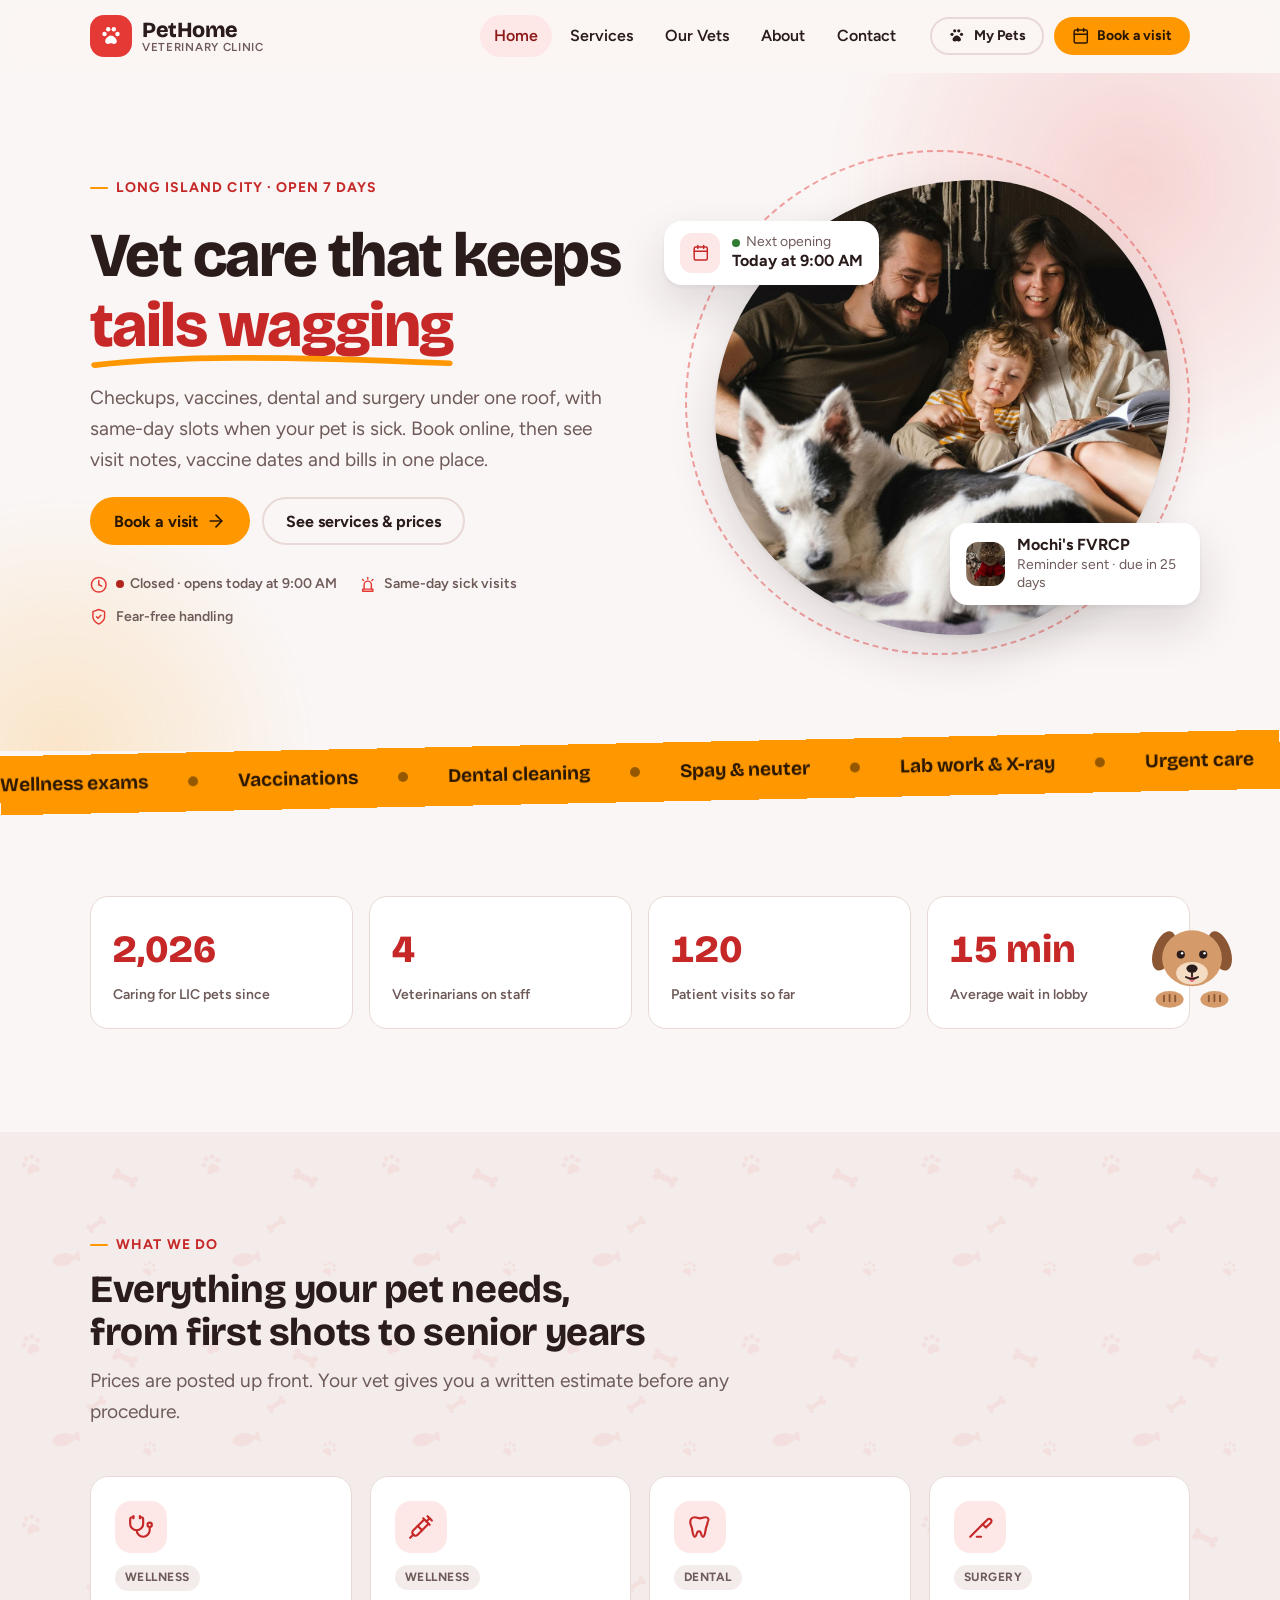
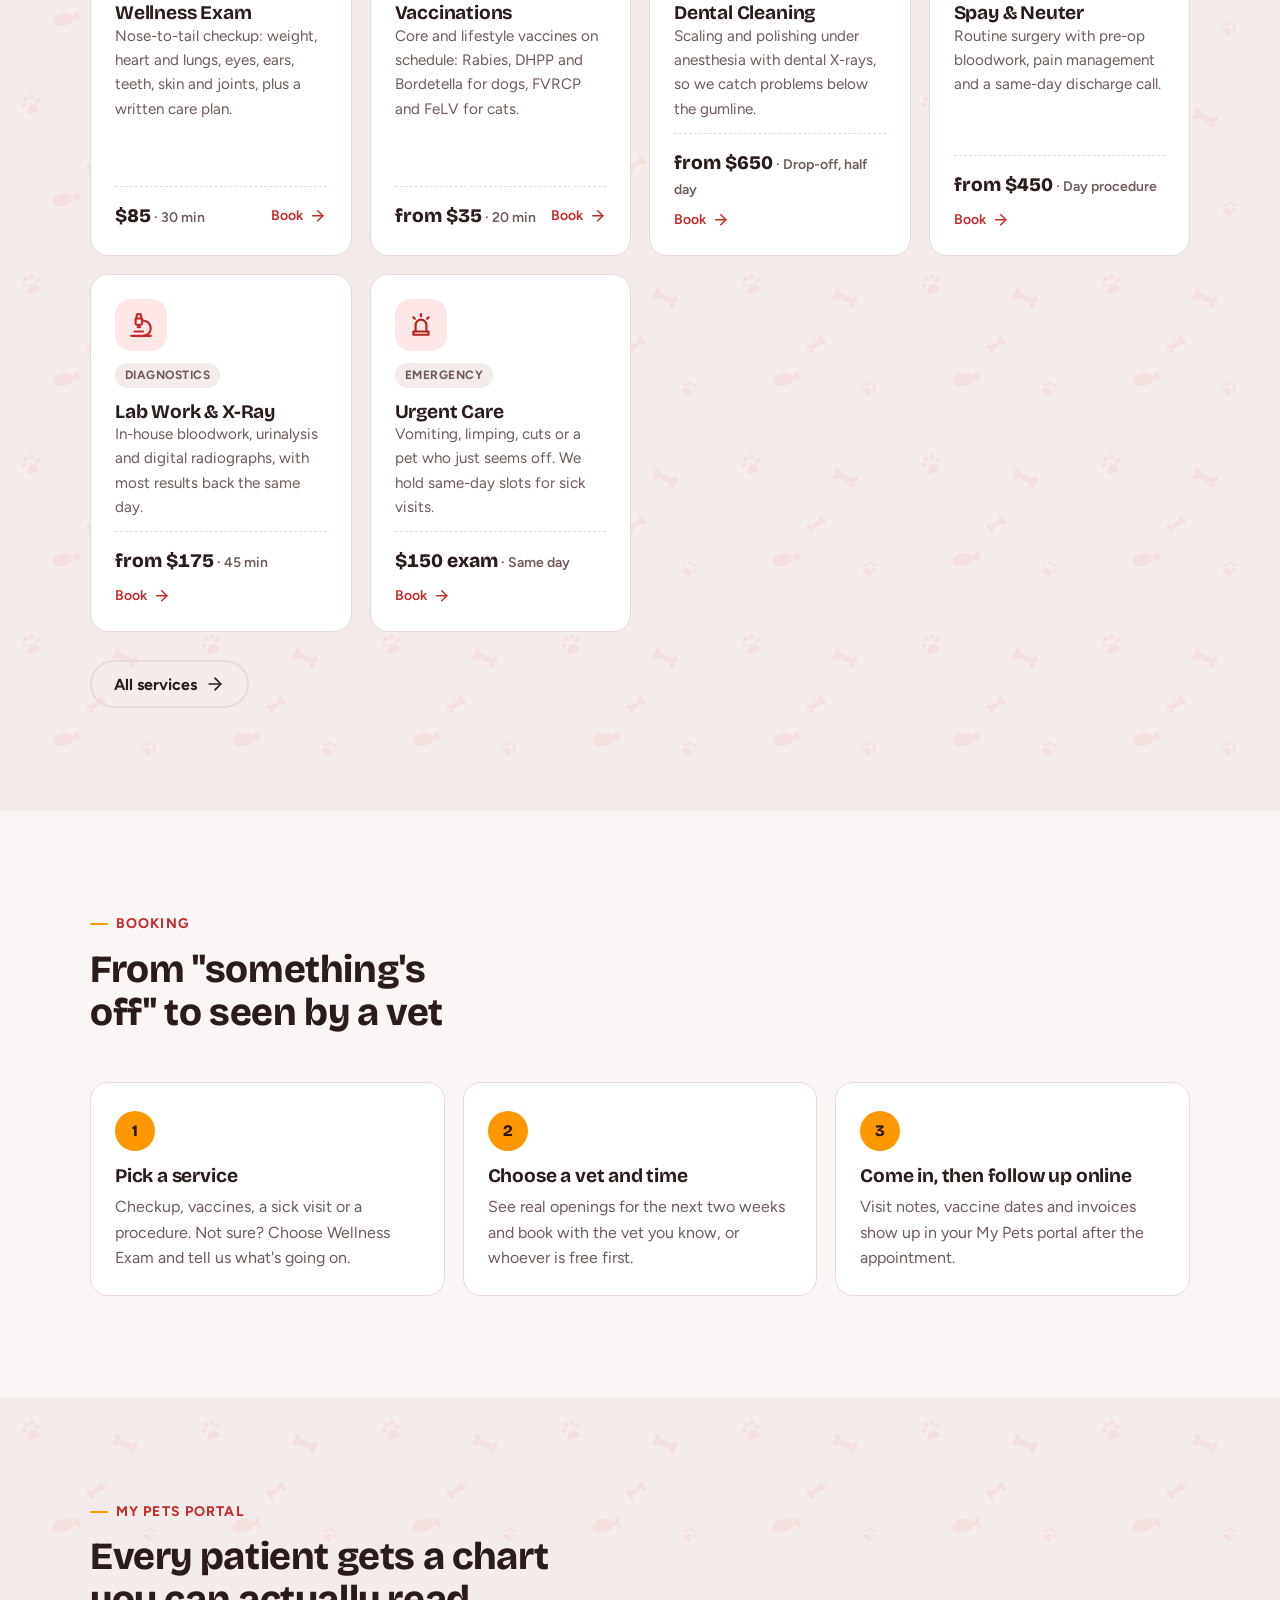
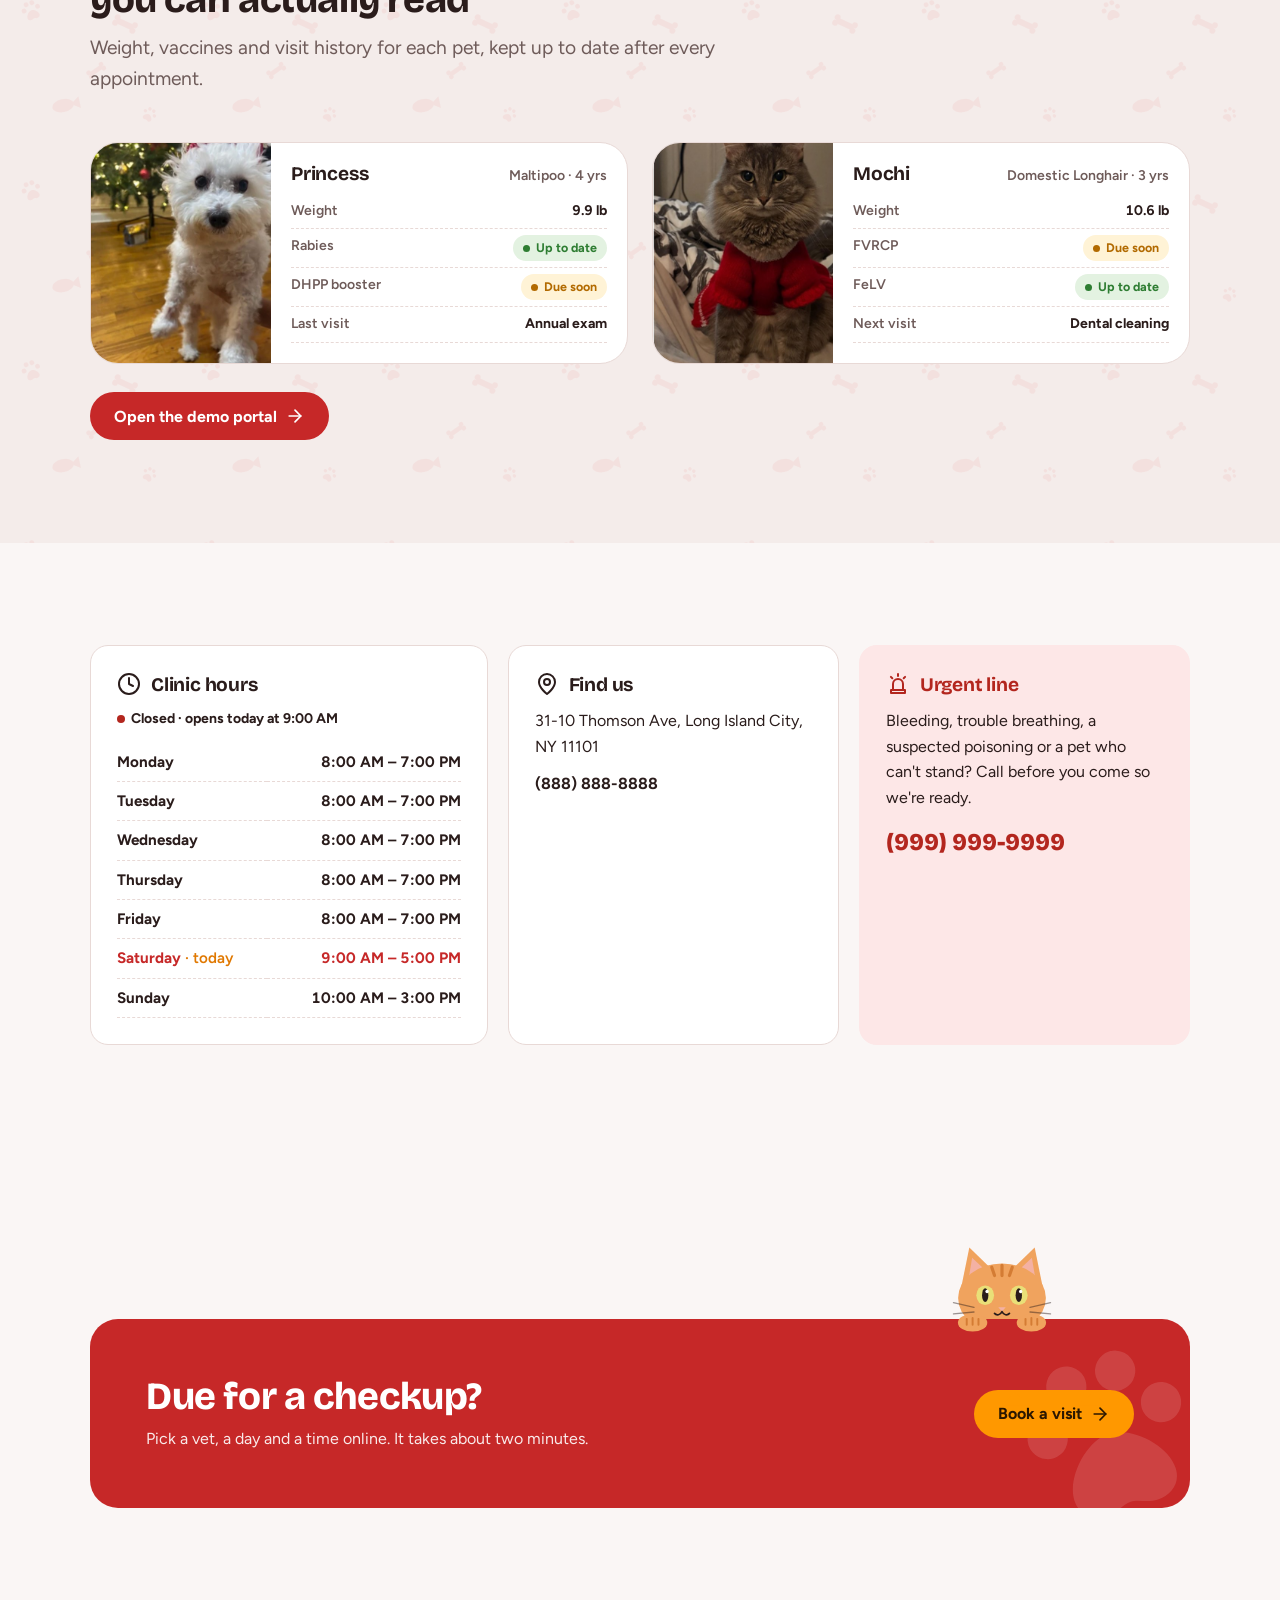
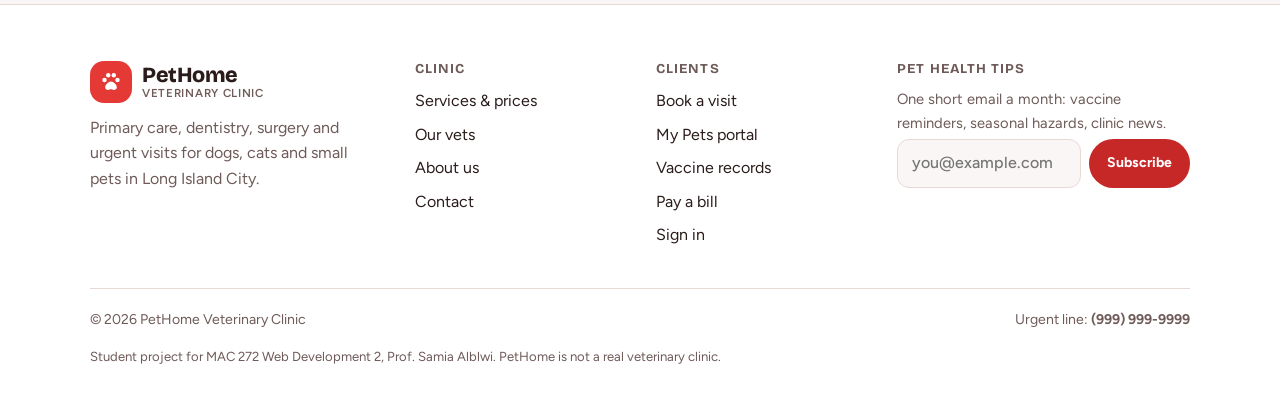
<file: index.html>
<!DOCTYPE html>
<html lang="en">
<head>
    <meta charset="UTF-8">
    <meta name="viewport" content="width=device-width, initial-scale=1.0, viewport-fit=cover">
    <title>PetHome Veterinary Clinic</title>
    <meta name="description" content="Neighborhood vet clinic in Long Island City: wellness exams, vaccines, dental, surgery and same-day sick visits. Book online.">
    <link rel="preconnect" href="https://fonts.googleapis.com">
    <link rel="preconnect" href="https://fonts.gstatic.com" crossorigin>
    <link rel="stylesheet" href="https://fonts.googleapis.com/css2?family=Bricolage+Grotesque:opsz,wght@12..96,400..800&family=Figtree:wght@400..800&display=swap">
    <link rel="stylesheet" href="css/styles.css">
    <script>try{if(sessionStorage.getItem('pethome-wipe')){sessionStorage.removeItem('pethome-wipe');if(!matchMedia('(prefers-reduced-motion: reduce)').matches)document.documentElement.classList.add('wipe-in')}}catch(e){}</script>
    <script src="js/data.js" defer></script>
    <script src="js/effects.js" defer></script>
    <script src="js/main.js" defer></script>
</head>
<body data-page="home">
    <a class="sr-only" href="#main">Skip to content</a>
    <header class="site-header">
        <div class="container nav-wrap">
            <a href="index.html" class="logo" aria-label="PetHome Veterinary Clinic, home">
                <span class="logo-mark"><svg class="icon" viewBox="0 0 24 24" aria-hidden="true"><circle cx="5.5" cy="10" r="2.2"/><circle cx="9.2" cy="5.2" r="2.2"/><circle cx="14.8" cy="5.2" r="2.2"/><circle cx="18.5" cy="10" r="2.2"/><path d="M12 11.5c-2.6 0-5.8 3.2-5.8 5.8 0 1.8 1.4 2.7 2.9 2.7 1.3 0 1.9-.7 2.9-.7s1.6.7 2.9.7c1.5 0 2.9-.9 2.9-2.7 0-2.6-3.2-5.8-5.8-5.8Z"/></svg></span>
                <span class="logo-text"><strong>PetHome</strong><small>Veterinary Clinic</small></span>
            </a>
            <nav id="site-nav" class="site-nav" aria-label="Main">
                <ul>
                    <li><a href="index.html" data-nav="home">Home</a></li>
                    <li><a href="services.html" data-nav="services">Services</a></li>
                    <li><a href="team.html" data-nav="team">Our Vets</a></li>
                    <li><a href="about.html" data-nav="about">About</a></li>
                    <li><a href="contact.html" data-nav="contact">Contact</a></li>
                    <li class="nav-mobile-only"><a href="portal.html" data-nav="portal">My Pets</a></li>
                </ul>
            </nav>
            <div class="nav-actions">
                <a class="btn btn--ghost btn--sm" href="portal.html" data-nav="portal"><span data-icon="paw"></span>My Pets</a>
                <a class="btn btn--orange btn--sm btn--pet" href="book.html" aria-label="Book a visit"><span data-icon="calendar"></span><span>Book a visit</span></a>
                <button class="nav-toggle" type="button" aria-expanded="false" aria-controls="site-nav"><span class="sr-only">Open menu</span></button>
            </div>
        </div>
    </header>

    <main id="main">
        <section class="hero">
            <div class="container hero-grid">
                <div class="hero-copy">
                    <span class="eyebrow rise rise-1">Long Island City · Open 7 days</span>
                    <h1 class="rise rise-2">Vet care that keeps <em>tails wagging<svg viewBox="0 0 300 20" preserveAspectRatio="none" aria-hidden="true"><path d="M4 14 C 70 4, 150 4, 296 12"/></svg></em></h1>
                    <p class="lead rise rise-3">Checkups, vaccines, dental and surgery under one roof, with same-day slots when your pet is sick. Book online, then see visit notes, vaccine dates and bills in one place.</p>
                    <div class="hero-actions rise rise-4">
                        <a class="btn btn--orange btn--pet" href="book.html">Book a visit <span data-icon="arrow" class="icon--arrow"></span></a>
                        <a class="btn btn--ghost" href="services.html">See services &amp; prices</a>
                    </div>
                    <ul class="hero-facts rise rise-5">
                        <li><span data-icon="clock"></span><span data-open-now>Open today</span></li>
                        <li><span data-icon="siren"></span>Same-day sick visits</li>
                        <li><span data-icon="shield"></span>Fear-free handling</li>
                    </ul>
                </div>
                <div class="hero-visual rise rise-3">
                    <div class="hero-ring" aria-hidden="true"></div>
                    <div class="hero-photo"><img src="img/hero.jpg" alt="A family relaxing on the bed with their black-and-white dog" width="1920" height="1280"></div>
                    <div class="float-card float-card--slot">
                        <span class="badge-icon"><span data-icon="calendar"></span></span>
                        <div><span><span class="live-dot"></span>Next opening</span><strong data-next-slot>Today</strong></div>
                    </div>
                    <div class="float-card float-card--vax">
                        <img src="img/cat.jpg" alt="">
                        <div><strong>Mochi's FVRCP</strong><span>Reminder sent · due in 25 days</span></div>
                    </div>
                </div>
            </div>
        </section>

        <div class="marquee" aria-hidden="true">
            <div class="marquee-track">
                <span>Wellness exams</span><span>Vaccinations</span><span>Dental cleaning</span><span>Spay &amp; neuter</span><span>Lab work &amp; X-ray</span><span>Urgent care</span><span>Microchipping</span><span>Senior pet care</span>
                <span>Wellness exams</span><span>Vaccinations</span><span>Dental cleaning</span><span>Spay &amp; neuter</span><span>Lab work &amp; X-ray</span><span>Urgent care</span><span>Microchipping</span><span>Senior pet care</span>
            </div>
        </div>

        <section class="section">
            <div class="container">
                <div class="stats">
                    <div class="stat"><strong data-count="2026">2026</strong><span>Caring for LIC pets since</span></div>
                    <div class="stat"><strong data-count="4">4</strong><span>Veterinarians on staff</span></div>
                    <div class="stat"><strong data-count="120">120</strong><span>Patient visits so far</span></div>
                    <div class="stat"><strong data-count="15" data-suffix=" min">15 min</strong><span>Average wait in lobby</span></div>
                </div>
            </div>
        </section>

        <section class="section section--tint">
            <div class="container">
                <div class="section-head">
                    <span class="eyebrow">What we do</span>
                    <h2>Everything your pet needs, from first shots to senior years</h2>
                    <p>Prices are posted up front. Your vet gives you a written estimate before any procedure.</p>
                </div>
                <div class="service-grid" id="home-services"></div>
                <p style="margin-top:28px"><a class="btn btn--ghost" href="services.html">All services <span data-icon="arrow" class="icon--arrow"></span></a></p>
            </div>
        </section>

        <section class="section">
            <div class="container">
                <div class="section-head">
                    <span class="eyebrow">Booking</span>
                    <h2>From "something's off" to seen by a vet</h2>
                </div>
                <ol class="steps">
                    <li><h3>Pick a service</h3><p>Checkup, vaccines, a sick visit or a procedure. Not sure? Choose Wellness Exam and tell us what's going on.</p></li>
                    <li><h3>Choose a vet and time</h3><p>See real openings for the next two weeks and book with the vet you know, or whoever is free first.</p></li>
                    <li><h3>Come in, then follow up online</h3><p>Visit notes, vaccine dates and invoices show up in your My Pets portal after the appointment.</p></li>
                </ol>
            </div>
        </section>

        <section class="section section--tint">
            <div class="container">
                <div class="section-head">
                    <span class="eyebrow">My Pets portal</span>
                    <h2>Every patient gets a chart you can actually read</h2>
                    <p>Weight, vaccines and visit history for each pet, kept up to date after every appointment.</p>
                </div>
                <div class="patients-grid">
                    <article class="patient-card">
                        <div class="patient-photo"><img src="img/dog.jpg" alt="Princess, a fluffy white Maltipoo, looking at the camera"></div>
                        <div class="patient-body">
                            <header><h3>Princess</h3><span>Maltipoo · 4 yrs</span></header>
                            <dl class="chart-rows">
                                <div><dt>Weight</dt><dd>9.9 lb</dd></div>
                                <div><dt>Rabies</dt><dd><span class="pill pill--ok">Up to date</span></dd></div>
                                <div><dt>DHPP booster</dt><dd><span class="pill pill--warn">Due soon</span></dd></div>
                                <div><dt>Last visit</dt><dd>Annual exam</dd></div>
                            </dl>
                        </div>
                    </article>
                    <article class="patient-card">
                        <div class="patient-photo"><img src="img/cat.jpg" alt="Mochi, a gray long-haired cat in a red sweater"></div>
                        <div class="patient-body">
                            <header><h3>Mochi</h3><span>Domestic Longhair · 3 yrs</span></header>
                            <dl class="chart-rows">
                                <div><dt>Weight</dt><dd>10.6 lb</dd></div>
                                <div><dt>FVRCP</dt><dd><span class="pill pill--warn">Due soon</span></dd></div>
                                <div><dt>FeLV</dt><dd><span class="pill pill--ok">Up to date</span></dd></div>
                                <div><dt>Next visit</dt><dd>Dental cleaning</dd></div>
                            </dl>
                        </div>
                    </article>
                </div>
                <p style="margin-top:28px"><a class="btn" href="portal.html">Open the demo portal <span data-icon="arrow" class="icon--arrow"></span></a></p>
            </div>
        </section>

        <section class="section">
            <div class="container info-band">
                <div class="info-card">
                    <h3><span data-icon="clock"></span>Clinic hours</h3>
                    <span class="open-now" data-open-now></span>
                    <table class="hours" data-hours-table></table>
                </div>
                <div class="info-card">
                    <h3><span data-icon="pin"></span>Find us</h3>
                    <p data-address>31-10 Thomson Ave, Long Island City, NY 11101</p>
                    <p><strong data-phone>(888) 888-8888</strong></p>
                </div>
                <div class="info-card info-card--emergency">
                    <h3><span data-icon="siren"></span>Urgent line</h3>
                    <p>Bleeding, trouble breathing, a suspected poisoning or a pet who can't stand? Call before you come so we're ready.</p>
                    <span class="big-phone" data-emergency>(999) 999-9999</span>
                </div>
            </div>
        </section>

        <section class="container" style="padding-top:clamp(56px,8vw,96px)">
            <div class="cta-wrap">
            <div class="cta-band">
                <svg class="paw-bg" viewBox="0 0 24 24" aria-hidden="true"><circle cx="5.5" cy="10" r="2.2"/><circle cx="9.2" cy="5.2" r="2.2"/><circle cx="14.8" cy="5.2" r="2.2"/><circle cx="18.5" cy="10" r="2.2"/><path d="M12 11.5c-2.6 0-5.8 3.2-5.8 5.8 0 1.8 1.4 2.7 2.9 2.7 1.3 0 1.9-.7 2.9-.7s1.6.7 2.9.7c1.5 0 2.9-.9 2.9-2.7 0-2.6-3.2-5.8-5.8-5.8Z"/></svg>
                <div>
                    <h2>Due for a checkup?</h2>
                    <p>Pick a vet, a day and a time online. It takes about two minutes.</p>
                </div>
                <a class="btn btn--orange btn--pet" href="book.html">Book a visit <span data-icon="arrow" class="icon--arrow"></span></a>
            </div>
            </div>
        </section>
    </main>

    <footer class="site-footer">
        <div class="container">
            <div class="footer-grid">
                <div class="footer-about">
                    <a href="index.html" class="logo">
                        <span class="logo-mark"><svg class="icon" viewBox="0 0 24 24" aria-hidden="true"><circle cx="5.5" cy="10" r="2.2"/><circle cx="9.2" cy="5.2" r="2.2"/><circle cx="14.8" cy="5.2" r="2.2"/><circle cx="18.5" cy="10" r="2.2"/><path d="M12 11.5c-2.6 0-5.8 3.2-5.8 5.8 0 1.8 1.4 2.7 2.9 2.7 1.3 0 1.9-.7 2.9-.7s1.6.7 2.9.7c1.5 0 2.9-.9 2.9-2.7 0-2.6-3.2-5.8-5.8-5.8Z"/></svg></span>
                        <span class="logo-text"><strong>PetHome</strong><small>Veterinary Clinic</small></span>
                    </a>
                    <p>Primary care, dentistry, surgery and urgent visits for dogs, cats and small pets in Long Island City.</p>
                </div>
                <div>
                    <h4>Clinic</h4>
                    <ul>
                        <li><a href="services.html">Services &amp; prices</a></li>
                        <li><a href="team.html">Our vets</a></li>
                        <li><a href="about.html">About us</a></li>
                        <li><a href="contact.html">Contact</a></li>
                    </ul>
                </div>
                <div>
                    <h4>Clients</h4>
                    <ul>
                        <li><a href="book.html">Book a visit</a></li>
                        <li><a href="portal.html">My Pets portal</a></li>
                        <li><a href="portal.html#vaccines">Vaccine records</a></li>
                        <li><a href="portal.html#billing">Pay a bill</a></li>
                        <li><a href="login.html">Sign in</a></li>
                    </ul>
                </div>
                <div>
                    <h4>Pet health tips</h4>
                    <p style="color:var(--muted);font-size:.92rem">One short email a month: vaccine reminders, seasonal hazards, clinic news.</p>
                    <form id="newsletter-form" class="newsletter-form" action="subscribe.php" method="POST" novalidate>
                        <label class="sr-only" for="newsletter_email">Email address</label>
                        <input type="email" id="newsletter_email" name="email" placeholder="you@example.com" autocomplete="email" required>
                        <button class="btn btn--sm" type="submit">Subscribe</button>
                    </form>
                    <p class="newsletter-msg" role="status" aria-live="polite"></p>
                </div>
            </div>
            <div class="footer-bottom">
                <span>&copy; <span data-year>2026</span> PetHome Veterinary Clinic</span>
                <span>Urgent line: <strong data-emergency>(999) 999-9999</strong></span>
            </div>
            <p class="footer-note">Student project for MAC 272 Web Development 2, Prof. Samia Alblwi. PetHome is not a real veterinary clinic.</p>
        </div>
    </footer>
</body>
</html>
</file>
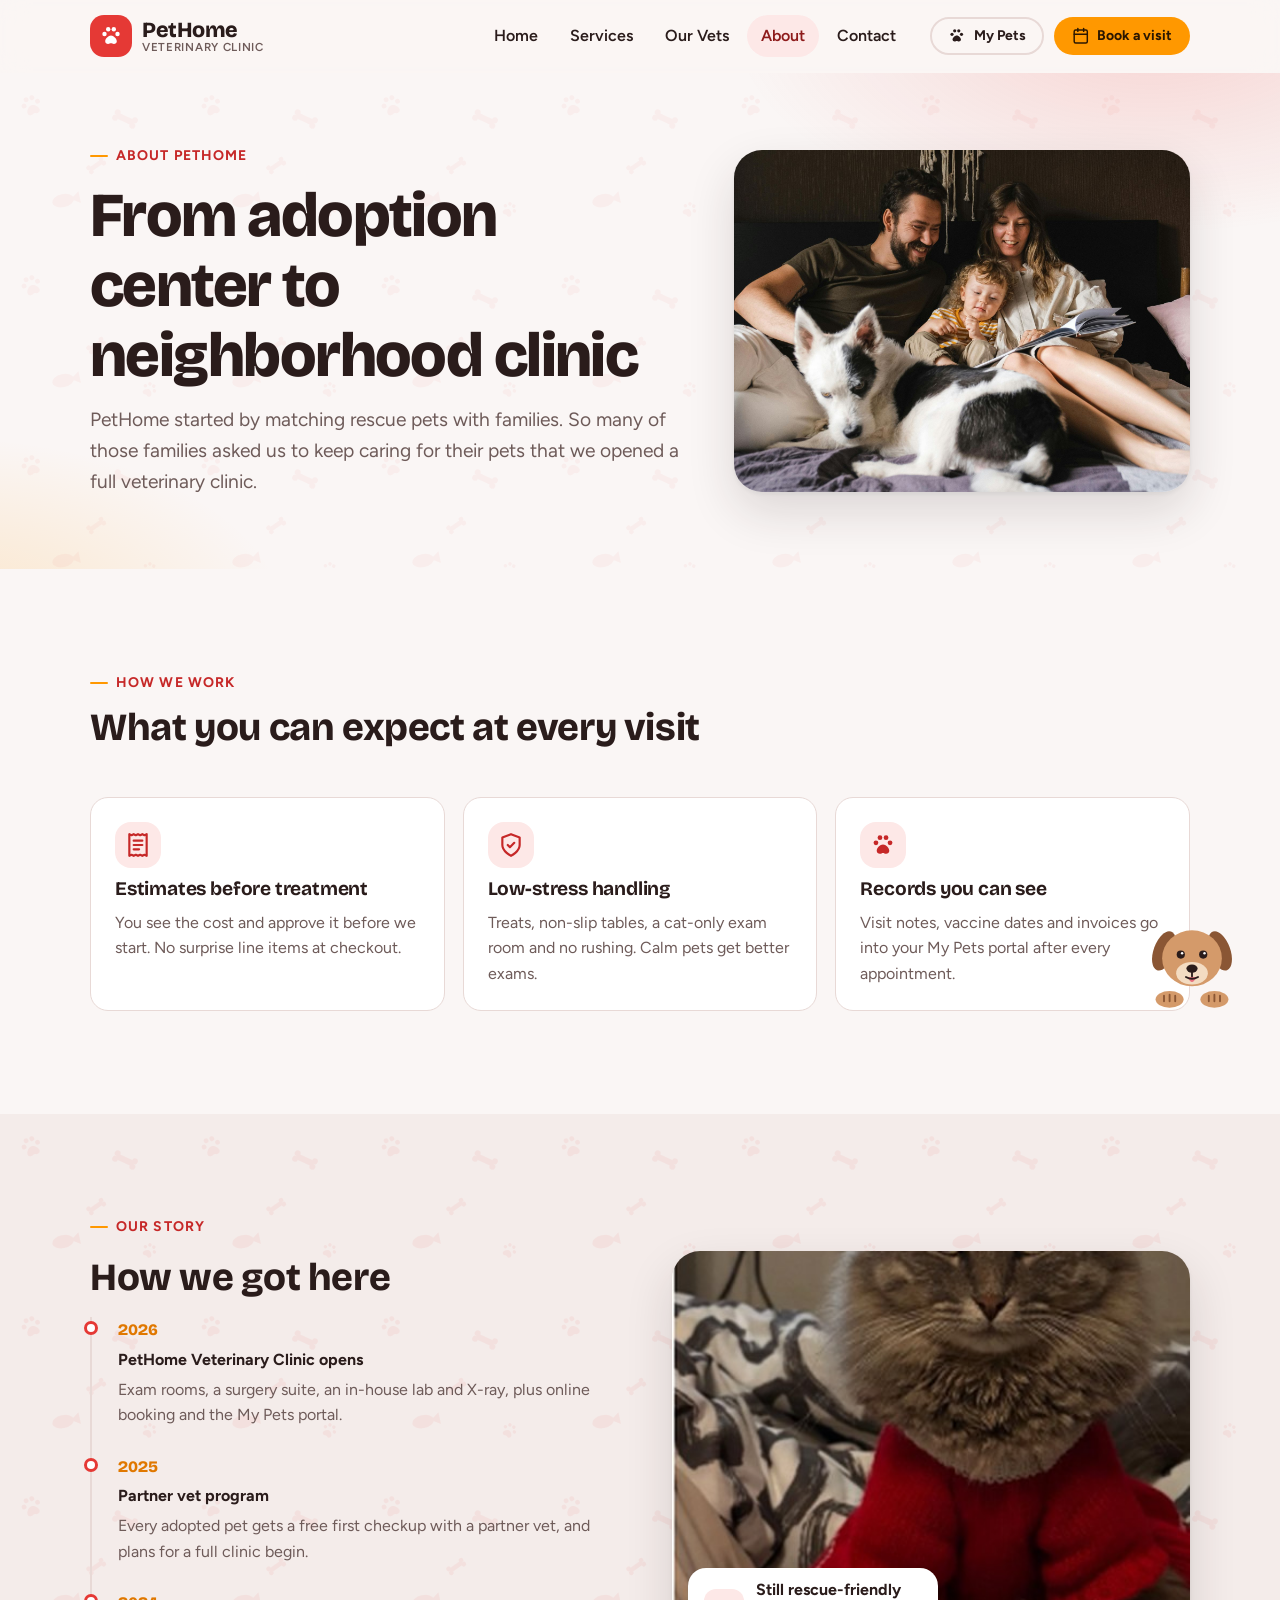
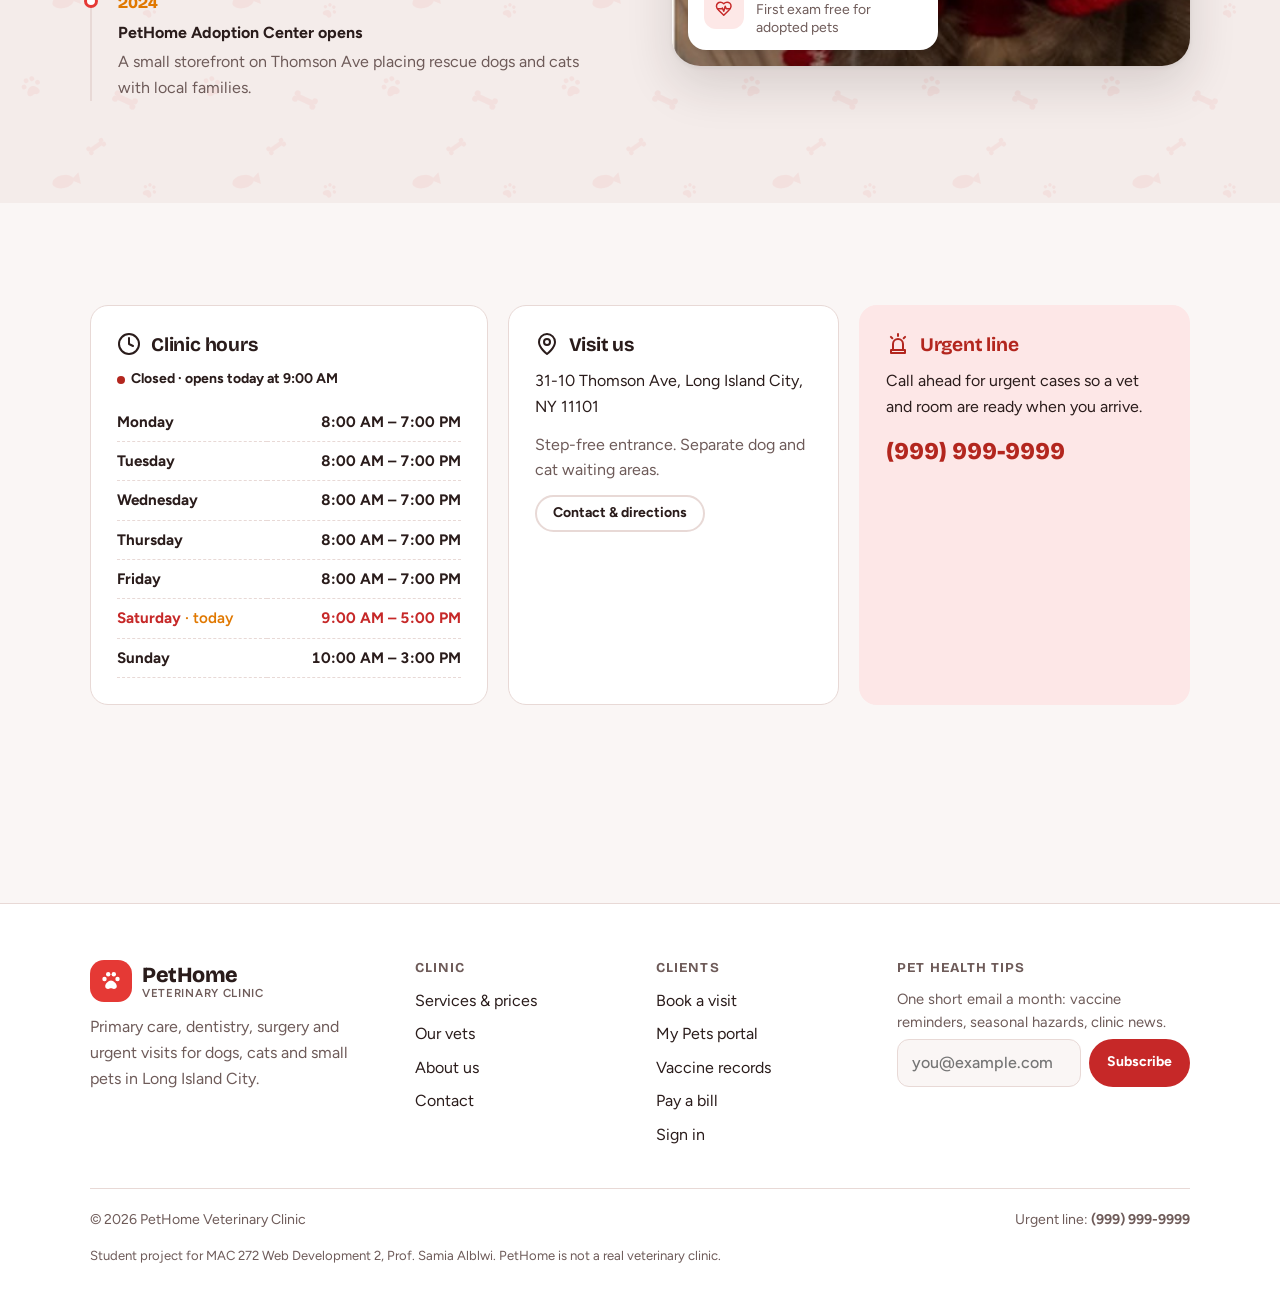
<file: about.html>
<!DOCTYPE html>
<html lang="en">
<head>
    <meta charset="UTF-8">
    <meta name="viewport" content="width=device-width, initial-scale=1.0, viewport-fit=cover">
    <title>About · PetHome Vet</title>
    <meta name="description" content="PetHome started as a small adoption center and grew into a full veterinary clinic in Long Island City.">
    <link rel="preconnect" href="https://fonts.googleapis.com">
    <link rel="preconnect" href="https://fonts.gstatic.com" crossorigin>
    <link rel="stylesheet" href="https://fonts.googleapis.com/css2?family=Bricolage+Grotesque:opsz,wght@12..96,400..800&family=Figtree:wght@400..800&display=swap">
    <link rel="stylesheet" href="css/styles.css">
    <script>try{if(sessionStorage.getItem('pethome-wipe')){sessionStorage.removeItem('pethome-wipe');if(!matchMedia('(prefers-reduced-motion: reduce)').matches)document.documentElement.classList.add('wipe-in')}}catch(e){}</script>
    <script src="js/data.js" defer></script>
    <script src="js/effects.js" defer></script>
    <script src="js/main.js" defer></script>
</head>
<body data-page="about">
    <a class="sr-only" href="#main">Skip to content</a>
    <header class="site-header">
        <div class="container nav-wrap">
            <a href="index.html" class="logo" aria-label="PetHome Veterinary Clinic, home">
                <span class="logo-mark"><svg class="icon" viewBox="0 0 24 24" aria-hidden="true"><circle cx="5.5" cy="10" r="2.2"/><circle cx="9.2" cy="5.2" r="2.2"/><circle cx="14.8" cy="5.2" r="2.2"/><circle cx="18.5" cy="10" r="2.2"/><path d="M12 11.5c-2.6 0-5.8 3.2-5.8 5.8 0 1.8 1.4 2.7 2.9 2.7 1.3 0 1.9-.7 2.9-.7s1.6.7 2.9.7c1.5 0 2.9-.9 2.9-2.7 0-2.6-3.2-5.8-5.8-5.8Z"/></svg></span>
                <span class="logo-text"><strong>PetHome</strong><small>Veterinary Clinic</small></span>
            </a>
            <nav id="site-nav" class="site-nav" aria-label="Main">
                <ul>
                    <li><a href="index.html" data-nav="home">Home</a></li>
                    <li><a href="services.html" data-nav="services">Services</a></li>
                    <li><a href="team.html" data-nav="team">Our Vets</a></li>
                    <li><a href="about.html" data-nav="about">About</a></li>
                    <li><a href="contact.html" data-nav="contact">Contact</a></li>
                    <li class="nav-mobile-only"><a href="portal.html" data-nav="portal">My Pets</a></li>
                </ul>
            </nav>
            <div class="nav-actions">
                <a class="btn btn--ghost btn--sm" href="portal.html" data-nav="portal"><span data-icon="paw"></span>My Pets</a>
                <a class="btn btn--orange btn--sm btn--pet" href="book.html" aria-label="Book a visit"><span data-icon="calendar"></span><span>Book a visit</span></a>
                <button class="nav-toggle" type="button" aria-expanded="false" aria-controls="site-nav"><span class="sr-only">Open menu</span></button>
            </div>
        </div>
    </header>

    <main id="main">
        <section class="page-hero page-hero--image">
            <div class="container">
                <div class="page-hero-copy">
                    <span class="eyebrow rise rise-1">About PetHome</span>
                    <h1 class="rise rise-2">From adoption center to neighborhood clinic</h1>
                    <p class="rise rise-3">PetHome started by matching rescue pets with families. So many of those families asked us to keep caring for their pets that we opened a full veterinary clinic.</p>
                </div>
                <div class="page-hero-img rise rise-4"><img src="img/hero.jpg" alt="A family at home with their dog"></div>
            </div>
        </section>

        <section class="section">
            <div class="container">
                <div class="section-head">
                    <span class="eyebrow">How we work</span>
                    <h2>What you can expect at every visit</h2>
                </div>
                <div class="values-grid">
                    <article class="value-card">
                        <span class="service-icon"><span data-icon="receipt"></span></span>
                        <h3>Estimates before treatment</h3>
                        <p>You see the cost and approve it before we start. No surprise line items at checkout.</p>
                    </article>
                    <article class="value-card">
                        <span class="service-icon"><span data-icon="shield"></span></span>
                        <h3>Low-stress handling</h3>
                        <p>Treats, non-slip tables, a cat-only exam room and no rushing. Calm pets get better exams.</p>
                    </article>
                    <article class="value-card">
                        <span class="service-icon"><span data-icon="paw"></span></span>
                        <h3>Records you can see</h3>
                        <p>Visit notes, vaccine dates and invoices go into your My Pets portal after every appointment.</p>
                    </article>
                </div>
            </div>
        </section>

        <section class="section section--tint">
            <div class="container split">
                <div style="display:grid;gap:18px">
                    <span class="eyebrow">Our story</span>
                    <h2>How we got here</h2>
                    <ol class="timeline">
                        <li><time>2026</time><strong>PetHome Veterinary Clinic opens</strong><p>Exam rooms, a surgery suite, an in-house lab and X-ray, plus online booking and the My Pets portal.</p></li>
                        <li><time>2025</time><strong>Partner vet program</strong><p>Every adopted pet gets a free first checkup with a partner vet, and plans for a full clinic begin.</p></li>
                        <li><time>2024</time><strong>PetHome Adoption Center opens</strong><p>A small storefront on Thomson Ave placing rescue dogs and cats with local families.</p></li>
                    </ol>
                </div>
                <div class="split-media">
                    <img src="img/cat.jpg" alt="Mochi, a gray long-haired cat in a red sweater">
                    <div class="float-card">
                        <span class="badge-icon"><span data-icon="heart"></span></span>
                        <div><strong>Still rescue-friendly</strong><span>First exam free for adopted pets</span></div>
                    </div>
                </div>
            </div>
        </section>

        <section class="section">
            <div class="container info-band">
                <div class="info-card">
                    <h3><span data-icon="clock"></span>Clinic hours</h3>
                    <span class="open-now" data-open-now></span>
                    <table class="hours" data-hours-table></table>
                </div>
                <div class="info-card">
                    <h3><span data-icon="pin"></span>Visit us</h3>
                    <p data-address>31-10 Thomson Ave, Long Island City, NY 11101</p>
                    <p style="color:var(--muted)">Step-free entrance. Separate dog and cat waiting areas.</p>
                    <p><a class="btn btn--ghost btn--sm" href="contact.html">Contact &amp; directions</a></p>
                </div>
                <div class="info-card info-card--emergency">
                    <h3><span data-icon="siren"></span>Urgent line</h3>
                    <p>Call ahead for urgent cases so a vet and room are ready when you arrive.</p>
                    <span class="big-phone" data-emergency>(999) 999-9999</span>
                </div>
            </div>
        </section>
    </main>

    <footer class="site-footer">
        <div class="container">
            <div class="footer-grid">
                <div class="footer-about">
                    <a href="index.html" class="logo">
                        <span class="logo-mark"><svg class="icon" viewBox="0 0 24 24" aria-hidden="true"><circle cx="5.5" cy="10" r="2.2"/><circle cx="9.2" cy="5.2" r="2.2"/><circle cx="14.8" cy="5.2" r="2.2"/><circle cx="18.5" cy="10" r="2.2"/><path d="M12 11.5c-2.6 0-5.8 3.2-5.8 5.8 0 1.8 1.4 2.7 2.9 2.7 1.3 0 1.9-.7 2.9-.7s1.6.7 2.9.7c1.5 0 2.9-.9 2.9-2.7 0-2.6-3.2-5.8-5.8-5.8Z"/></svg></span>
                        <span class="logo-text"><strong>PetHome</strong><small>Veterinary Clinic</small></span>
                    </a>
                    <p>Primary care, dentistry, surgery and urgent visits for dogs, cats and small pets in Long Island City.</p>
                </div>
                <div>
                    <h4>Clinic</h4>
                    <ul>
                        <li><a href="services.html">Services &amp; prices</a></li>
                        <li><a href="team.html">Our vets</a></li>
                        <li><a href="about.html">About us</a></li>
                        <li><a href="contact.html">Contact</a></li>
                    </ul>
                </div>
                <div>
                    <h4>Clients</h4>
                    <ul>
                        <li><a href="book.html">Book a visit</a></li>
                        <li><a href="portal.html">My Pets portal</a></li>
                        <li><a href="portal.html#vaccines">Vaccine records</a></li>
                        <li><a href="portal.html#billing">Pay a bill</a></li>
                        <li><a href="login.html">Sign in</a></li>
                    </ul>
                </div>
                <div>
                    <h4>Pet health tips</h4>
                    <p style="color:var(--muted);font-size:.92rem">One short email a month: vaccine reminders, seasonal hazards, clinic news.</p>
                    <form id="newsletter-form" class="newsletter-form" action="subscribe.php" method="POST" novalidate>
                        <label class="sr-only" for="newsletter_email">Email address</label>
                        <input type="email" id="newsletter_email" name="email" placeholder="you@example.com" autocomplete="email" required>
                        <button class="btn btn--sm" type="submit">Subscribe</button>
                    </form>
                    <p class="newsletter-msg" role="status" aria-live="polite"></p>
                </div>
            </div>
            <div class="footer-bottom">
                <span>&copy; <span data-year>2026</span> PetHome Veterinary Clinic</span>
                <span>Urgent line: <strong data-emergency>(999) 999-9999</strong></span>
            </div>
            <p class="footer-note">Student project for MAC 272 Web Development 2, Prof. Samia Alblwi. PetHome is not a real veterinary clinic.</p>
        </div>
    </footer>
</body>
</html>
</file>
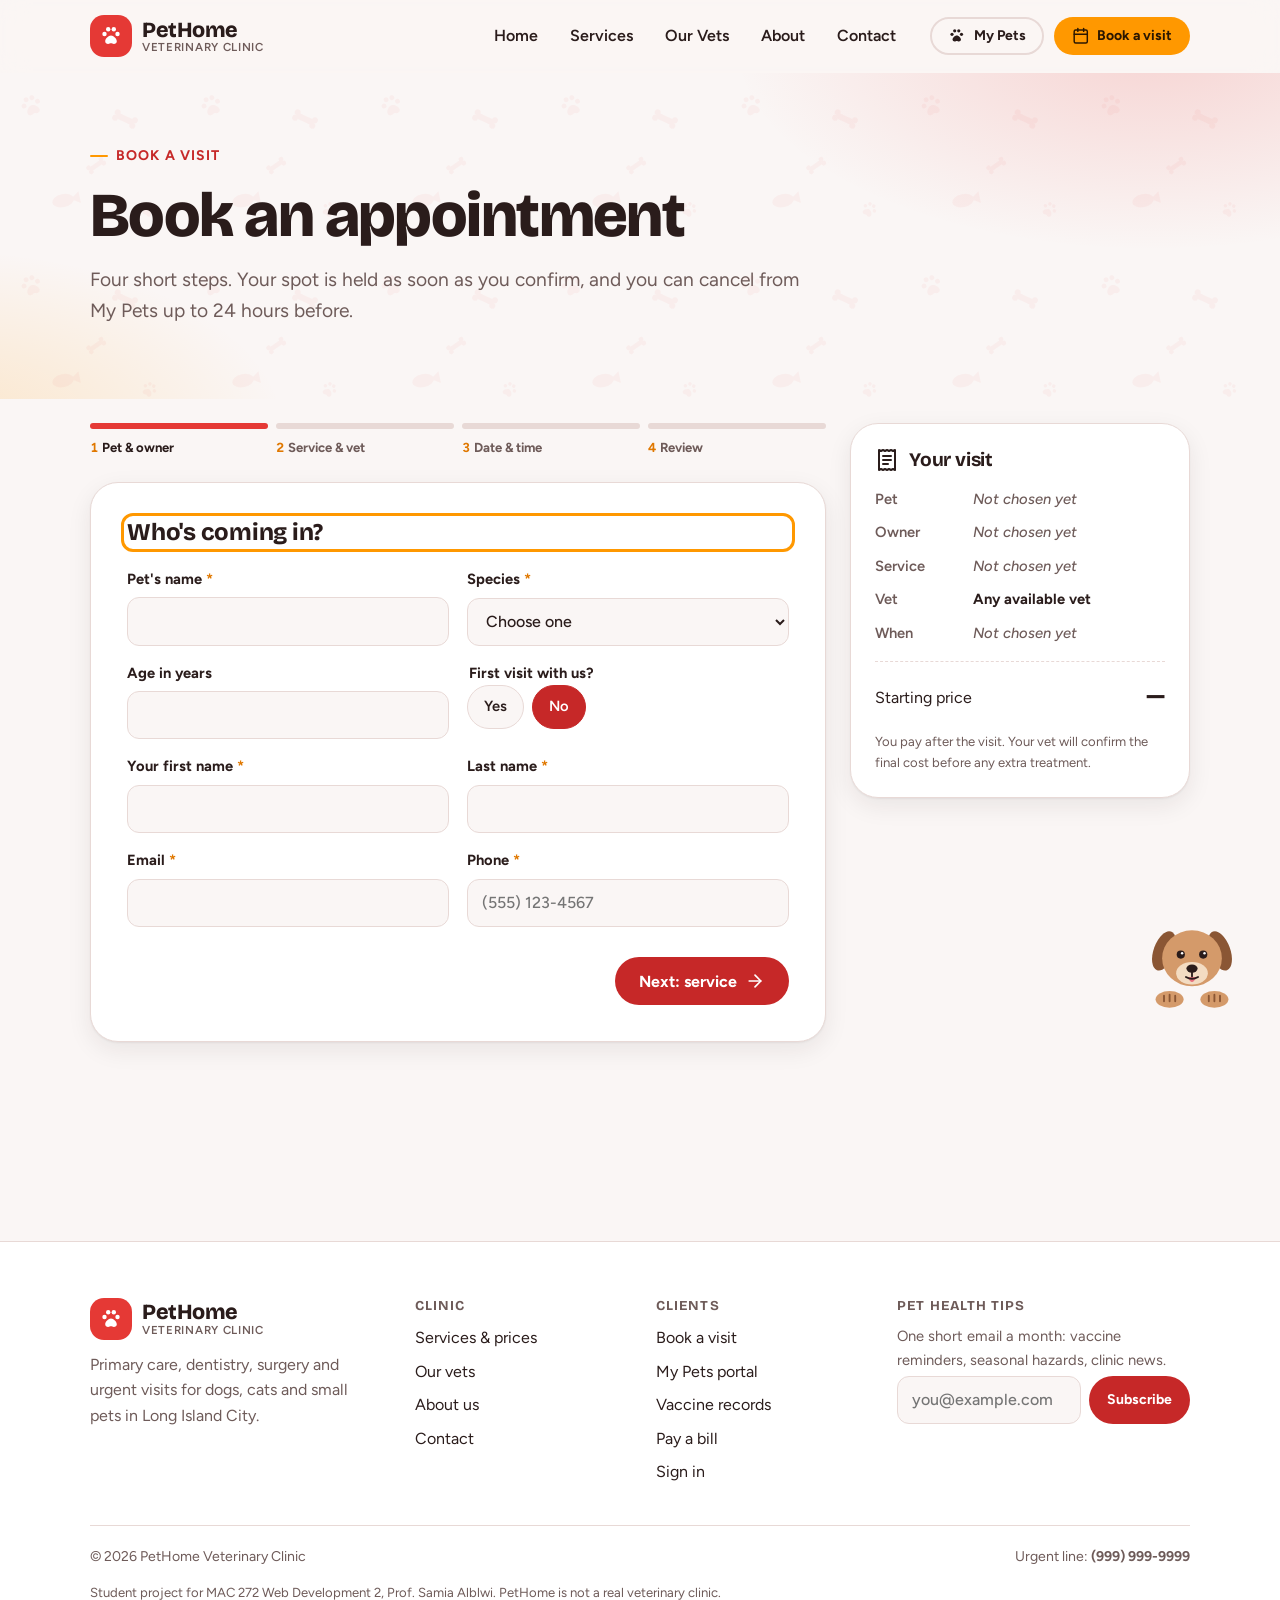
<file: book.html>
<!DOCTYPE html>
<html lang="en">
<head>
    <meta charset="UTF-8">
    <meta name="viewport" content="width=device-width, initial-scale=1.0, viewport-fit=cover">
    <title>Book a Visit · PetHome Vet</title>
    <meta name="description" content="Book a vet appointment online at PetHome Veterinary Clinic: choose a service, a vet and a time.">
    <link rel="preconnect" href="https://fonts.googleapis.com">
    <link rel="preconnect" href="https://fonts.gstatic.com" crossorigin>
    <link rel="stylesheet" href="https://fonts.googleapis.com/css2?family=Bricolage+Grotesque:opsz,wght@12..96,400..800&family=Figtree:wght@400..800&display=swap">
    <link rel="stylesheet" href="css/styles.css">
    <script>try{if(sessionStorage.getItem('pethome-wipe')){sessionStorage.removeItem('pethome-wipe');if(!matchMedia('(prefers-reduced-motion: reduce)').matches)document.documentElement.classList.add('wipe-in')}}catch(e){}</script>
    <script src="js/data.js" defer></script>
    <script src="js/effects.js" defer></script>
    <script src="js/main.js" defer></script>
</head>
<body data-page="book">
    <a class="sr-only" href="#main">Skip to content</a>
    <header class="site-header">
        <div class="container nav-wrap">
            <a href="index.html" class="logo" aria-label="PetHome Veterinary Clinic, home">
                <span class="logo-mark"><svg class="icon" viewBox="0 0 24 24" aria-hidden="true"><circle cx="5.5" cy="10" r="2.2"/><circle cx="9.2" cy="5.2" r="2.2"/><circle cx="14.8" cy="5.2" r="2.2"/><circle cx="18.5" cy="10" r="2.2"/><path d="M12 11.5c-2.6 0-5.8 3.2-5.8 5.8 0 1.8 1.4 2.7 2.9 2.7 1.3 0 1.9-.7 2.9-.7s1.6.7 2.9.7c1.5 0 2.9-.9 2.9-2.7 0-2.6-3.2-5.8-5.8-5.8Z"/></svg></span>
                <span class="logo-text"><strong>PetHome</strong><small>Veterinary Clinic</small></span>
            </a>
            <nav id="site-nav" class="site-nav" aria-label="Main">
                <ul>
                    <li><a href="index.html" data-nav="home">Home</a></li>
                    <li><a href="services.html" data-nav="services">Services</a></li>
                    <li><a href="team.html" data-nav="team">Our Vets</a></li>
                    <li><a href="about.html" data-nav="about">About</a></li>
                    <li><a href="contact.html" data-nav="contact">Contact</a></li>
                    <li class="nav-mobile-only"><a href="portal.html" data-nav="portal">My Pets</a></li>
                </ul>
            </nav>
            <div class="nav-actions">
                <a class="btn btn--ghost btn--sm" href="portal.html" data-nav="portal"><span data-icon="paw"></span>My Pets</a>
                <a class="btn btn--orange btn--sm btn--pet" href="book.html" aria-label="Book a visit"><span data-icon="calendar"></span><span>Book a visit</span></a>
                <button class="nav-toggle" type="button" aria-expanded="false" aria-controls="site-nav"><span class="sr-only">Open menu</span></button>
            </div>
        </div>
    </header>

    <main id="main">
        <section class="page-hero">
            <div class="container">
                <span class="eyebrow rise rise-1">Book a visit</span>
                <h1 class="rise rise-2">Book an appointment</h1>
                <p class="rise rise-3">Four short steps. Your spot is held as soon as you confirm, and you can cancel from My Pets up to 24 hours before.</p>
            </div>
        </section>

        <section class="section" style="padding-top:24px">
            <div class="container booking-layout">
                <div class="booking-main">
                    <ol class="progress" aria-label="Booking steps">
                        <li><span><span class="step-num">1</span><span class="step-label">Pet &amp; owner</span></span></li>
                        <li><span><span class="step-num">2</span><span class="step-label">Service &amp; vet</span></span></li>
                        <li><span><span class="step-num">3</span><span class="step-label">Date &amp; time</span></span></li>
                        <li><span><span class="step-num">4</span><span class="step-label">Review</span></span></li>
                    </ol>
                    <div class="form-card" id="booking-card">
                        <form id="booking-form" action="book.php" method="POST" novalidate>
                            <input type="hidden" id="appointment_date" name="appointment_date">
                            <input type="hidden" id="appointment_time" name="appointment_time">

                            <section class="wizard-step" data-step="1">
                                <h2 tabindex="-1">Who's coming in?</h2>
                                <div class="form-grid">
                                    <div class="field">
                                        <label for="pet_name">Pet's name <span class="req">*</span></label>
                                        <input type="text" id="pet_name" name="pet_name" data-label="Pet's name" required>
                                    </div>
                                    <div class="field">
                                        <label for="pet_species">Species <span class="req">*</span></label>
                                        <select id="pet_species" name="pet_species" data-label="Species" required>
                                            <option value="">Choose one</option>
                                            <option>Dog</option>
                                            <option>Cat</option>
                                            <option>Rabbit</option>
                                            <option>Guinea pig</option>
                                            <option>Bird</option>
                                            <option>Other</option>
                                        </select>
                                    </div>
                                    <div class="field">
                                        <label for="pet_age">Age in years</label>
                                        <input type="number" id="pet_age" name="pet_age" min="0" max="30" step="0.5" inputmode="decimal" data-label="Age">
                                    </div>
                                    <fieldset class="field">
                                        <legend>First visit with us?</legend>
                                        <div class="radio-row">
                                            <label class="radio-pill"><input type="radio" name="first_visit" value="yes"><span>Yes</span></label>
                                            <label class="radio-pill"><input type="radio" name="first_visit" value="no" checked><span>No</span></label>
                                        </div>
                                    </fieldset>
                                    <div class="field">
                                        <label for="owner_first">Your first name <span class="req">*</span></label>
                                        <input type="text" id="owner_first" name="owner_first" autocomplete="given-name" data-label="First name" required>
                                    </div>
                                    <div class="field">
                                        <label for="owner_last">Last name <span class="req">*</span></label>
                                        <input type="text" id="owner_last" name="owner_last" autocomplete="family-name" data-label="Last name" required>
                                    </div>
                                    <div class="field">
                                        <label for="owner_email">Email <span class="req">*</span></label>
                                        <input type="email" id="owner_email" name="owner_email" autocomplete="email" data-label="Email" required>
                                    </div>
                                    <div class="field">
                                        <label for="owner_phone">Phone <span class="req">*</span></label>
                                        <input type="tel" id="owner_phone" name="owner_phone" autocomplete="tel" placeholder="(555) 123-4567" data-label="Phone" required>
                                    </div>
                                </div>
                                <div class="wizard-nav">
                                    <span></span>
                                    <button type="button" class="btn" data-next>Next: service <span data-icon="arrow" class="icon--arrow"></span></button>
                                </div>
                            </section>

                            <section class="wizard-step" data-step="2" hidden>
                                <h2 tabindex="-1">What's the visit for?</h2>
                                <fieldset class="field">
                                    <legend class="sr-only">Service</legend>
                                    <div class="option-grid" id="service-options"></div>
                                </fieldset>
                                <h3>Preferred vet</h3>
                                <fieldset class="field">
                                    <legend class="sr-only">Vet</legend>
                                    <div class="option-grid" id="vet-options"></div>
                                </fieldset>
                                <div class="wizard-nav">
                                    <button type="button" class="btn btn--ghost" data-back><span data-icon="back"></span>Back</button>
                                    <button type="button" class="btn" data-next>Next: date &amp; time <span data-icon="arrow" class="icon--arrow"></span></button>
                                </div>
                            </section>

                            <section class="wizard-step" data-step="3" hidden>
                                <h2 tabindex="-1">Pick a day and time</h2>
                                <div class="date-strip" id="date-strip" role="group" aria-label="Choose a day"></div>
                                <div id="slot-wrap" aria-live="polite"></div>
                                <p class="field-error" id="slot-error" role="alert"></p>
                                <div class="wizard-nav">
                                    <button type="button" class="btn btn--ghost" data-back><span data-icon="back"></span>Back</button>
                                    <button type="button" class="btn" data-next>Next: review <span data-icon="arrow" class="icon--arrow"></span></button>
                                </div>
                            </section>

                            <section class="wizard-step" data-step="4" hidden>
                                <h2 tabindex="-1">Check the details</h2>
                                <div id="review"></div>
                                <div class="radio-row">
                                    <button type="button" class="btn btn--ghost btn--sm" data-edit="1">Edit pet &amp; owner</button>
                                    <button type="button" class="btn btn--ghost btn--sm" data-edit="2">Edit service</button>
                                    <button type="button" class="btn btn--ghost btn--sm" data-edit="3">Edit time</button>
                                </div>
                                <div class="field">
                                    <label for="visit_notes">Anything the vet should know?</label>
                                    <textarea id="visit_notes" name="visit_notes" placeholder="Symptoms, how long it's been going on, current medications"></textarea>
                                </div>
                                <div class="field">
                                    <label class="checkbox"><input type="checkbox" id="consent" name="consent" required data-message="Please agree to the cancellation policy to book.">
                                        <span>I understand appointments cancelled less than 24 hours ahead may have a $25 fee.</span></label>
                                </div>
                                <div class="wizard-nav">
                                    <button type="button" class="btn btn--ghost" data-back><span data-icon="back"></span>Back</button>
                                    <button type="submit" class="btn btn--orange">Confirm booking <span data-icon="check"></span></button>
                                </div>
                            </section>
                        </form>
                    </div>
                </div>

                <aside class="summary-card" aria-label="Booking summary">
                    <h3><span data-icon="receipt"></span>Your visit</h3>
                    <dl class="summary-list">
                        <div><dt>Pet</dt><dd id="sum-pet" class="empty">Not chosen yet</dd></div>
                        <div><dt>Owner</dt><dd id="sum-owner" class="empty">Not chosen yet</dd></div>
                        <div><dt>Service</dt><dd id="sum-service" class="empty">Not chosen yet</dd></div>
                        <div><dt>Vet</dt><dd id="sum-vet">Any available vet</dd></div>
                        <div><dt>When</dt><dd id="sum-when" class="empty">Not chosen yet</dd></div>
                    </dl>
                    <div class="summary-total"><span>Starting price</span><strong id="sum-total">—</strong></div>
                    <p class="summary-note">You pay after the visit. Your vet will confirm the final cost before any extra treatment.</p>
                </aside>
            </div>
        </section>
    </main>

    <footer class="site-footer">
        <div class="container">
            <div class="footer-grid">
                <div class="footer-about">
                    <a href="index.html" class="logo">
                        <span class="logo-mark"><svg class="icon" viewBox="0 0 24 24" aria-hidden="true"><circle cx="5.5" cy="10" r="2.2"/><circle cx="9.2" cy="5.2" r="2.2"/><circle cx="14.8" cy="5.2" r="2.2"/><circle cx="18.5" cy="10" r="2.2"/><path d="M12 11.5c-2.6 0-5.8 3.2-5.8 5.8 0 1.8 1.4 2.7 2.9 2.7 1.3 0 1.9-.7 2.9-.7s1.6.7 2.9.7c1.5 0 2.9-.9 2.9-2.7 0-2.6-3.2-5.8-5.8-5.8Z"/></svg></span>
                        <span class="logo-text"><strong>PetHome</strong><small>Veterinary Clinic</small></span>
                    </a>
                    <p>Primary care, dentistry, surgery and urgent visits for dogs, cats and small pets in Long Island City.</p>
                </div>
                <div>
                    <h4>Clinic</h4>
                    <ul>
                        <li><a href="services.html">Services &amp; prices</a></li>
                        <li><a href="team.html">Our vets</a></li>
                        <li><a href="about.html">About us</a></li>
                        <li><a href="contact.html">Contact</a></li>
                    </ul>
                </div>
                <div>
                    <h4>Clients</h4>
                    <ul>
                        <li><a href="book.html">Book a visit</a></li>
                        <li><a href="portal.html">My Pets portal</a></li>
                        <li><a href="portal.html#vaccines">Vaccine records</a></li>
                        <li><a href="portal.html#billing">Pay a bill</a></li>
                        <li><a href="login.html">Sign in</a></li>
                    </ul>
                </div>
                <div>
                    <h4>Pet health tips</h4>
                    <p style="color:var(--muted);font-size:.92rem">One short email a month: vaccine reminders, seasonal hazards, clinic news.</p>
                    <form id="newsletter-form" class="newsletter-form" action="subscribe.php" method="POST" novalidate>
                        <label class="sr-only" for="newsletter_email">Email address</label>
                        <input type="email" id="newsletter_email" name="email" placeholder="you@example.com" autocomplete="email" required>
                        <button class="btn btn--sm" type="submit">Subscribe</button>
                    </form>
                    <p class="newsletter-msg" role="status" aria-live="polite"></p>
                </div>
            </div>
            <div class="footer-bottom">
                <span>&copy; <span data-year>2026</span> PetHome Veterinary Clinic</span>
                <span>Urgent line: <strong data-emergency>(999) 999-9999</strong></span>
            </div>
            <p class="footer-note">Student project for MAC 272 Web Development 2, Prof. Samia Alblwi. PetHome is not a real veterinary clinic.</p>
        </div>
    </footer>
</body>
</html>
</file>
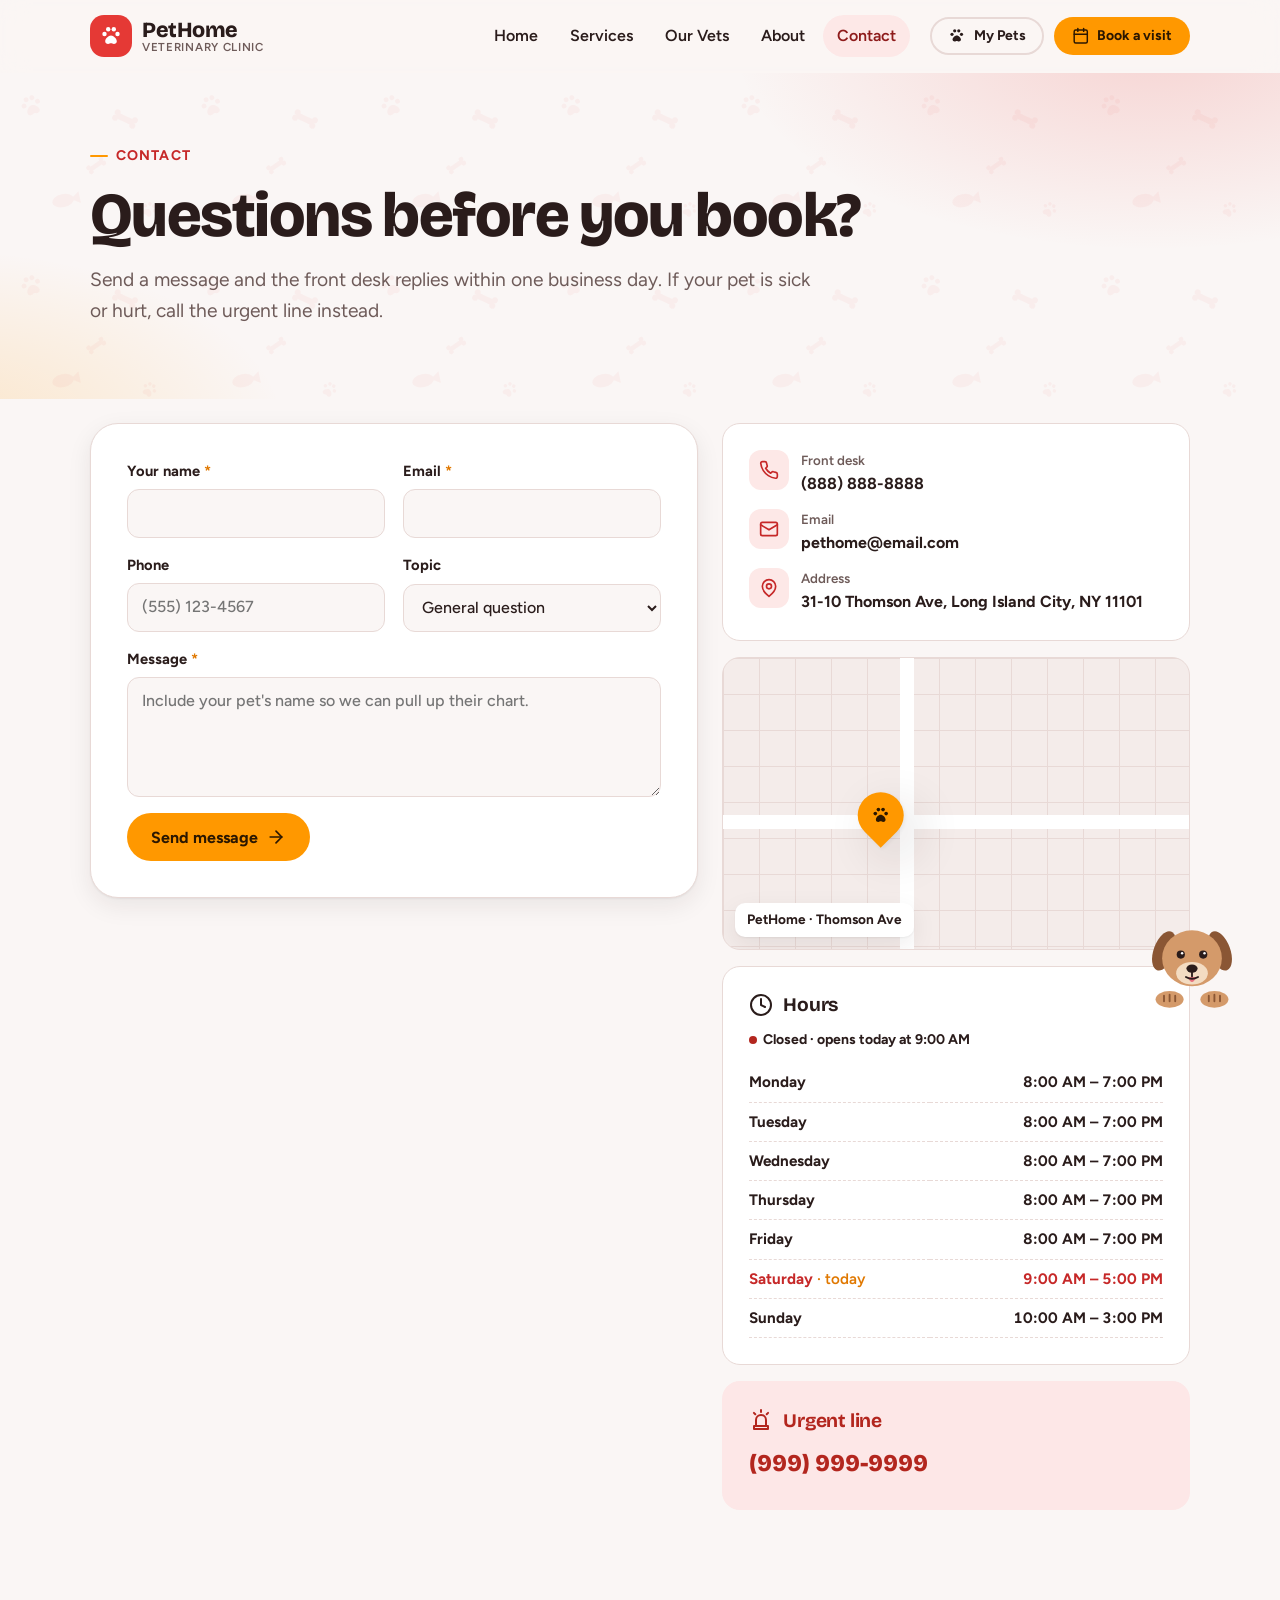
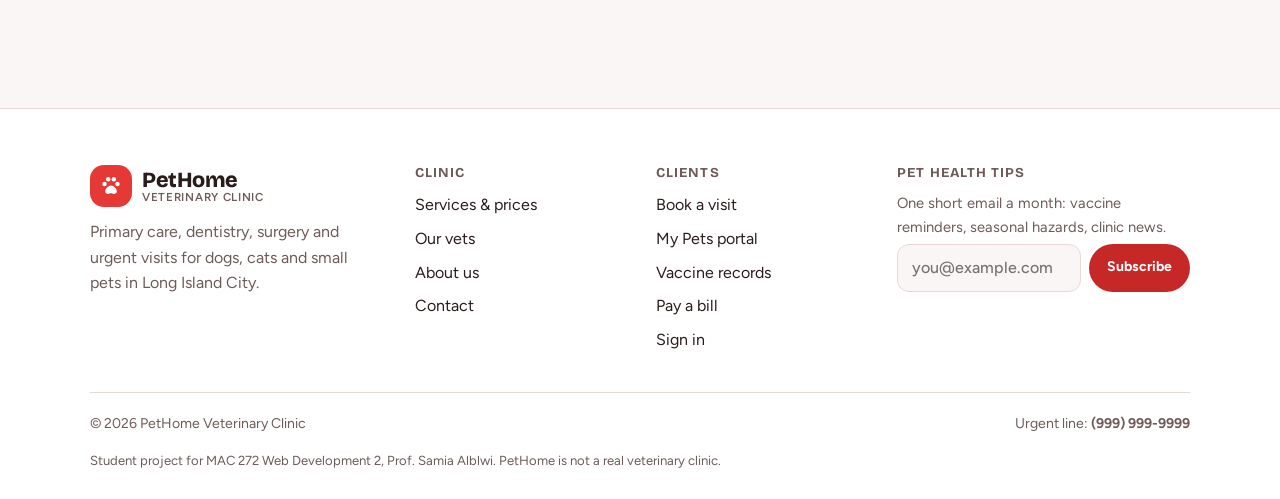
<file: contact.html>
<!DOCTYPE html>
<html lang="en">
<head>
    <meta charset="UTF-8">
    <meta name="viewport" content="width=device-width, initial-scale=1.0, viewport-fit=cover">
    <title>Contact · PetHome Vet</title>
    <meta name="description" content="Call, email or message PetHome Veterinary Clinic. Hours, address and urgent line.">
    <link rel="preconnect" href="https://fonts.googleapis.com">
    <link rel="preconnect" href="https://fonts.gstatic.com" crossorigin>
    <link rel="stylesheet" href="https://fonts.googleapis.com/css2?family=Bricolage+Grotesque:opsz,wght@12..96,400..800&family=Figtree:wght@400..800&display=swap">
    <link rel="stylesheet" href="css/styles.css">
    <script>try{if(sessionStorage.getItem('pethome-wipe')){sessionStorage.removeItem('pethome-wipe');if(!matchMedia('(prefers-reduced-motion: reduce)').matches)document.documentElement.classList.add('wipe-in')}}catch(e){}</script>
    <script src="js/data.js" defer></script>
    <script src="js/effects.js" defer></script>
    <script src="js/main.js" defer></script>
</head>
<body data-page="contact">
    <a class="sr-only" href="#main">Skip to content</a>
    <header class="site-header">
        <div class="container nav-wrap">
            <a href="index.html" class="logo" aria-label="PetHome Veterinary Clinic, home">
                <span class="logo-mark"><svg class="icon" viewBox="0 0 24 24" aria-hidden="true"><circle cx="5.5" cy="10" r="2.2"/><circle cx="9.2" cy="5.2" r="2.2"/><circle cx="14.8" cy="5.2" r="2.2"/><circle cx="18.5" cy="10" r="2.2"/><path d="M12 11.5c-2.6 0-5.8 3.2-5.8 5.8 0 1.8 1.4 2.7 2.9 2.7 1.3 0 1.9-.7 2.9-.7s1.6.7 2.9.7c1.5 0 2.9-.9 2.9-2.7 0-2.6-3.2-5.8-5.8-5.8Z"/></svg></span>
                <span class="logo-text"><strong>PetHome</strong><small>Veterinary Clinic</small></span>
            </a>
            <nav id="site-nav" class="site-nav" aria-label="Main">
                <ul>
                    <li><a href="index.html" data-nav="home">Home</a></li>
                    <li><a href="services.html" data-nav="services">Services</a></li>
                    <li><a href="team.html" data-nav="team">Our Vets</a></li>
                    <li><a href="about.html" data-nav="about">About</a></li>
                    <li><a href="contact.html" data-nav="contact">Contact</a></li>
                    <li class="nav-mobile-only"><a href="portal.html" data-nav="portal">My Pets</a></li>
                </ul>
            </nav>
            <div class="nav-actions">
                <a class="btn btn--ghost btn--sm" href="portal.html" data-nav="portal"><span data-icon="paw"></span>My Pets</a>
                <a class="btn btn--orange btn--sm btn--pet" href="book.html" aria-label="Book a visit"><span data-icon="calendar"></span><span>Book a visit</span></a>
                <button class="nav-toggle" type="button" aria-expanded="false" aria-controls="site-nav"><span class="sr-only">Open menu</span></button>
            </div>
        </div>
    </header>

    <main id="main">
        <section class="page-hero">
            <div class="container">
                <span class="eyebrow rise rise-1">Contact</span>
                <h1 class="rise rise-2">Questions before you book?</h1>
                <p class="rise rise-3">Send a message and the front desk replies within one business day. If your pet is sick or hurt, call the urgent line instead.</p>
            </div>
        </section>

        <section class="section" style="padding-top:24px">
            <div class="container contact-grid">
                <div class="form-card" id="contact-card">
                    <form id="contact-form" action="contact.php" method="POST" novalidate>
                        <div class="form-grid">
                            <div class="field">
                                <label for="contact_name">Your name <span class="req">*</span></label>
                                <input type="text" id="contact_name" name="name" autocomplete="name" data-label="Your name" required>
                            </div>
                            <div class="field">
                                <label for="contact_email">Email <span class="req">*</span></label>
                                <input type="email" id="contact_email" name="email" autocomplete="email" data-label="Email" required>
                            </div>
                            <div class="field">
                                <label for="contact_phone">Phone</label>
                                <input type="tel" id="contact_phone" name="phone" autocomplete="tel" data-label="Phone" placeholder="(555) 123-4567">
                            </div>
                            <div class="field">
                                <label for="contact_topic">Topic</label>
                                <select id="contact_topic" name="topic">
                                    <option>General question</option>
                                    <option>Appointments</option>
                                    <option>Prescriptions &amp; refills</option>
                                    <option>Billing</option>
                                    <option>Records transfer</option>
                                </select>
                            </div>
                            <div class="field full">
                                <label for="contact_message">Message <span class="req">*</span></label>
                                <textarea id="contact_message" name="message" minlength="10" data-label="Message" required placeholder="Include your pet's name so we can pull up their chart."></textarea>
                            </div>
                            <div class="full">
                                <button class="btn btn--orange" type="submit">Send message <span data-icon="arrow" class="icon--arrow"></span></button>
                            </div>
                        </div>
                    </form>
                </div>
                <aside class="contact-side">
                    <div class="info-card">
                        <div class="contact-line"><span class="badge-icon"><span data-icon="phone"></span></span><div><small>Front desk</small><strong data-phone>(888) 888-8888</strong></div></div>
                        <div class="contact-line"><span class="badge-icon"><span data-icon="mail"></span></span><div><small>Email</small><strong data-email>pethome@email.com</strong></div></div>
                        <div class="contact-line"><span class="badge-icon"><span data-icon="pin"></span></span><div><small>Address</small><strong data-address>31-10 Thomson Ave, Long Island City, NY 11101</strong></div></div>
                    </div>
                    <div class="map-card" role="img" aria-label="Map showing the clinic on Thomson Ave">
                        <span class="road road--h"></span><span class="road road--v"></span>
                        <span class="map-pin"><span data-icon="paw"></span></span>
                        <span class="map-label">PetHome · Thomson Ave</span>
                    </div>
                    <div class="info-card">
                        <h3><span data-icon="clock"></span>Hours</h3>
                        <span class="open-now" data-open-now></span>
                        <table class="hours" data-hours-table></table>
                    </div>
                    <div class="info-card info-card--emergency">
                        <h3><span data-icon="siren"></span>Urgent line</h3>
                        <span class="big-phone" data-emergency>(999) 999-9999</span>
                    </div>
                </aside>
            </div>
        </section>
    </main>

    <footer class="site-footer">
        <div class="container">
            <div class="footer-grid">
                <div class="footer-about">
                    <a href="index.html" class="logo">
                        <span class="logo-mark"><svg class="icon" viewBox="0 0 24 24" aria-hidden="true"><circle cx="5.5" cy="10" r="2.2"/><circle cx="9.2" cy="5.2" r="2.2"/><circle cx="14.8" cy="5.2" r="2.2"/><circle cx="18.5" cy="10" r="2.2"/><path d="M12 11.5c-2.6 0-5.8 3.2-5.8 5.8 0 1.8 1.4 2.7 2.9 2.7 1.3 0 1.9-.7 2.9-.7s1.6.7 2.9.7c1.5 0 2.9-.9 2.9-2.7 0-2.6-3.2-5.8-5.8-5.8Z"/></svg></span>
                        <span class="logo-text"><strong>PetHome</strong><small>Veterinary Clinic</small></span>
                    </a>
                    <p>Primary care, dentistry, surgery and urgent visits for dogs, cats and small pets in Long Island City.</p>
                </div>
                <div>
                    <h4>Clinic</h4>
                    <ul>
                        <li><a href="services.html">Services &amp; prices</a></li>
                        <li><a href="team.html">Our vets</a></li>
                        <li><a href="about.html">About us</a></li>
                        <li><a href="contact.html">Contact</a></li>
                    </ul>
                </div>
                <div>
                    <h4>Clients</h4>
                    <ul>
                        <li><a href="book.html">Book a visit</a></li>
                        <li><a href="portal.html">My Pets portal</a></li>
                        <li><a href="portal.html#vaccines">Vaccine records</a></li>
                        <li><a href="portal.html#billing">Pay a bill</a></li>
                        <li><a href="login.html">Sign in</a></li>
                    </ul>
                </div>
                <div>
                    <h4>Pet health tips</h4>
                    <p style="color:var(--muted);font-size:.92rem">One short email a month: vaccine reminders, seasonal hazards, clinic news.</p>
                    <form id="newsletter-form" class="newsletter-form" action="subscribe.php" method="POST" novalidate>
                        <label class="sr-only" for="newsletter_email">Email address</label>
                        <input type="email" id="newsletter_email" name="email" placeholder="you@example.com" autocomplete="email" required>
                        <button class="btn btn--sm" type="submit">Subscribe</button>
                    </form>
                    <p class="newsletter-msg" role="status" aria-live="polite"></p>
                </div>
            </div>
            <div class="footer-bottom">
                <span>&copy; <span data-year>2026</span> PetHome Veterinary Clinic</span>
                <span>Urgent line: <strong data-emergency>(999) 999-9999</strong></span>
            </div>
            <p class="footer-note">Student project for MAC 272 Web Development 2, Prof. Samia Alblwi. PetHome is not a real veterinary clinic.</p>
        </div>
    </footer>
</body>
</html>
</file>
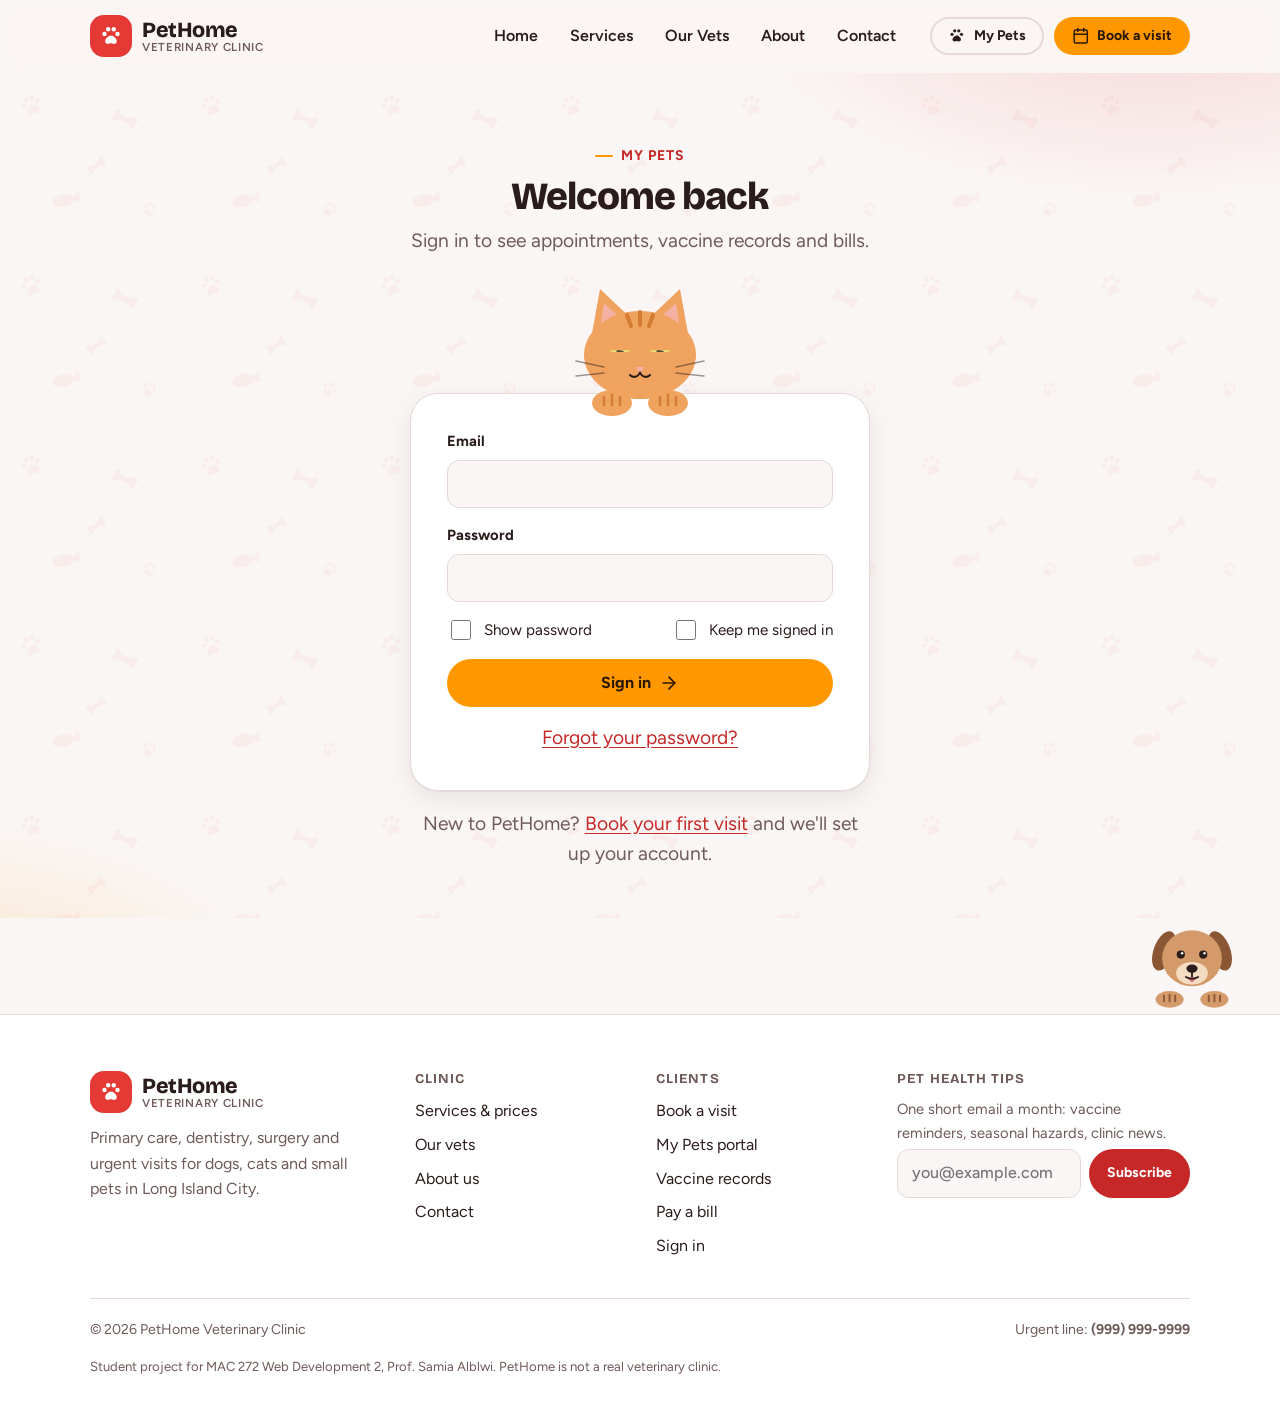
<file: login.html>
<!DOCTYPE html>
<html lang="en">
<head>
    <meta charset="UTF-8">
    <meta name="viewport" content="width=device-width, initial-scale=1.0, viewport-fit=cover">
    <title>Sign In · PetHome Vet</title>
    <meta name="description" content="Sign in to My Pets to see appointments, vaccine records and bills.">
    <link rel="preconnect" href="https://fonts.googleapis.com">
    <link rel="preconnect" href="https://fonts.gstatic.com" crossorigin>
    <link rel="stylesheet" href="https://fonts.googleapis.com/css2?family=Bricolage+Grotesque:opsz,wght@12..96,400..800&family=Figtree:wght@400..800&display=swap">
    <link rel="stylesheet" href="css/styles.css">
    <script>try{if(sessionStorage.getItem('pethome-wipe')){sessionStorage.removeItem('pethome-wipe');if(!matchMedia('(prefers-reduced-motion: reduce)').matches)document.documentElement.classList.add('wipe-in')}}catch(e){}</script>
    <script src="js/data.js" defer></script>
    <script src="js/effects.js" defer></script>
    <script src="js/main.js" defer></script>
</head>
<body data-page="login">
    <a class="sr-only" href="#main">Skip to content</a>
    <header class="site-header">
        <div class="container nav-wrap">
            <a href="index.html" class="logo" aria-label="PetHome Veterinary Clinic, home">
                <span class="logo-mark"><svg class="icon" viewBox="0 0 24 24" aria-hidden="true"><circle cx="5.5" cy="10" r="2.2"/><circle cx="9.2" cy="5.2" r="2.2"/><circle cx="14.8" cy="5.2" r="2.2"/><circle cx="18.5" cy="10" r="2.2"/><path d="M12 11.5c-2.6 0-5.8 3.2-5.8 5.8 0 1.8 1.4 2.7 2.9 2.7 1.3 0 1.9-.7 2.9-.7s1.6.7 2.9.7c1.5 0 2.9-.9 2.9-2.7 0-2.6-3.2-5.8-5.8-5.8Z"/></svg></span>
                <span class="logo-text"><strong>PetHome</strong><small>Veterinary Clinic</small></span>
            </a>
            <nav id="site-nav" class="site-nav" aria-label="Main">
                <ul>
                    <li><a href="index.html" data-nav="home">Home</a></li>
                    <li><a href="services.html" data-nav="services">Services</a></li>
                    <li><a href="team.html" data-nav="team">Our Vets</a></li>
                    <li><a href="about.html" data-nav="about">About</a></li>
                    <li><a href="contact.html" data-nav="contact">Contact</a></li>
                    <li class="nav-mobile-only"><a href="portal.html" data-nav="portal">My Pets</a></li>
                </ul>
            </nav>
            <div class="nav-actions">
                <a class="btn btn--ghost btn--sm" href="portal.html" data-nav="portal"><span data-icon="paw"></span>My Pets</a>
                <a class="btn btn--orange btn--sm btn--pet" href="book.html" aria-label="Book a visit"><span data-icon="calendar"></span><span>Book a visit</span></a>
                <button class="nav-toggle" type="button" aria-expanded="false" aria-controls="site-nav"><span class="sr-only">Open menu</span></button>
            </div>
        </div>
    </header>

    <main id="main">
        <section class="auth page-hero">
            <div class="container">
                <div class="auth-wrap">
                    <div class="auth-head">
                        <span class="eyebrow">My Pets</span>
                        <h1 style="font-size:var(--step-3)">Welcome back</h1>
                        <p>Sign in to see appointments, vaccine records and bills.</p>
                    </div>
                    <div class="shy-cat" id="shy-cat" aria-hidden="true"></div>
                    <div class="form-card auth-card">
                        <form id="login-form" action="login.php" method="POST" novalidate>
                            <div style="display:grid;gap:16px">
                                <div class="field">
                                    <label for="login_email">Email</label>
                                    <input type="email" id="login_email" name="email" autocomplete="email" data-label="Email" required>
                                </div>
                                <div class="field pw-field">
                                    <label for="login_password">Password</label>
                                    <input type="password" id="login_password" name="password" autocomplete="current-password" minlength="8" data-label="Password" required>
                                </div>
                                <div class="auth-row">
                                    <label class="checkbox"><input type="checkbox" id="show_password"><span>Show password</span></label>
                                    <label class="checkbox"><input type="checkbox" id="remember_me" name="remember"><span>Keep me signed in</span></label>
                                </div>
                                <button class="btn btn--orange btn--block" type="submit">Sign in <span data-icon="arrow" class="icon--arrow"></span></button>
                                <p class="auth-row" style="justify-content:center"><a href="contact.html">Forgot your password?</a></p>
                            </div>
                        </form>
                    </div>
                    <p class="auth-foot">New to PetHome? <a href="book.html">Book your first visit</a> and we'll set up your account.</p>
                </div>
            </div>
        </section>
    </main>

    <footer class="site-footer">
        <div class="container">
            <div class="footer-grid">
                <div class="footer-about">
                    <a href="index.html" class="logo">
                        <span class="logo-mark"><svg class="icon" viewBox="0 0 24 24" aria-hidden="true"><circle cx="5.5" cy="10" r="2.2"/><circle cx="9.2" cy="5.2" r="2.2"/><circle cx="14.8" cy="5.2" r="2.2"/><circle cx="18.5" cy="10" r="2.2"/><path d="M12 11.5c-2.6 0-5.8 3.2-5.8 5.8 0 1.8 1.4 2.7 2.9 2.7 1.3 0 1.9-.7 2.9-.7s1.6.7 2.9.7c1.5 0 2.9-.9 2.9-2.7 0-2.6-3.2-5.8-5.8-5.8Z"/></svg></span>
                        <span class="logo-text"><strong>PetHome</strong><small>Veterinary Clinic</small></span>
                    </a>
                    <p>Primary care, dentistry, surgery and urgent visits for dogs, cats and small pets in Long Island City.</p>
                </div>
                <div>
                    <h4>Clinic</h4>
                    <ul>
                        <li><a href="services.html">Services &amp; prices</a></li>
                        <li><a href="team.html">Our vets</a></li>
                        <li><a href="about.html">About us</a></li>
                        <li><a href="contact.html">Contact</a></li>
                    </ul>
                </div>
                <div>
                    <h4>Clients</h4>
                    <ul>
                        <li><a href="book.html">Book a visit</a></li>
                        <li><a href="portal.html">My Pets portal</a></li>
                        <li><a href="portal.html#vaccines">Vaccine records</a></li>
                        <li><a href="portal.html#billing">Pay a bill</a></li>
                        <li><a href="login.html">Sign in</a></li>
                    </ul>
                </div>
                <div>
                    <h4>Pet health tips</h4>
                    <p style="color:var(--muted);font-size:.92rem">One short email a month: vaccine reminders, seasonal hazards, clinic news.</p>
                    <form id="newsletter-form" class="newsletter-form" action="subscribe.php" method="POST" novalidate>
                        <label class="sr-only" for="newsletter_email">Email address</label>
                        <input type="email" id="newsletter_email" name="email" placeholder="you@example.com" autocomplete="email" required>
                        <button class="btn btn--sm" type="submit">Subscribe</button>
                    </form>
                    <p class="newsletter-msg" role="status" aria-live="polite"></p>
                </div>
            </div>
            <div class="footer-bottom">
                <span>&copy; <span data-year>2026</span> PetHome Veterinary Clinic</span>
                <span>Urgent line: <strong data-emergency>(999) 999-9999</strong></span>
            </div>
            <p class="footer-note">Student project for MAC 272 Web Development 2, Prof. Samia Alblwi. PetHome is not a real veterinary clinic.</p>
        </div>
    </footer>
</body>
</html>
</file>
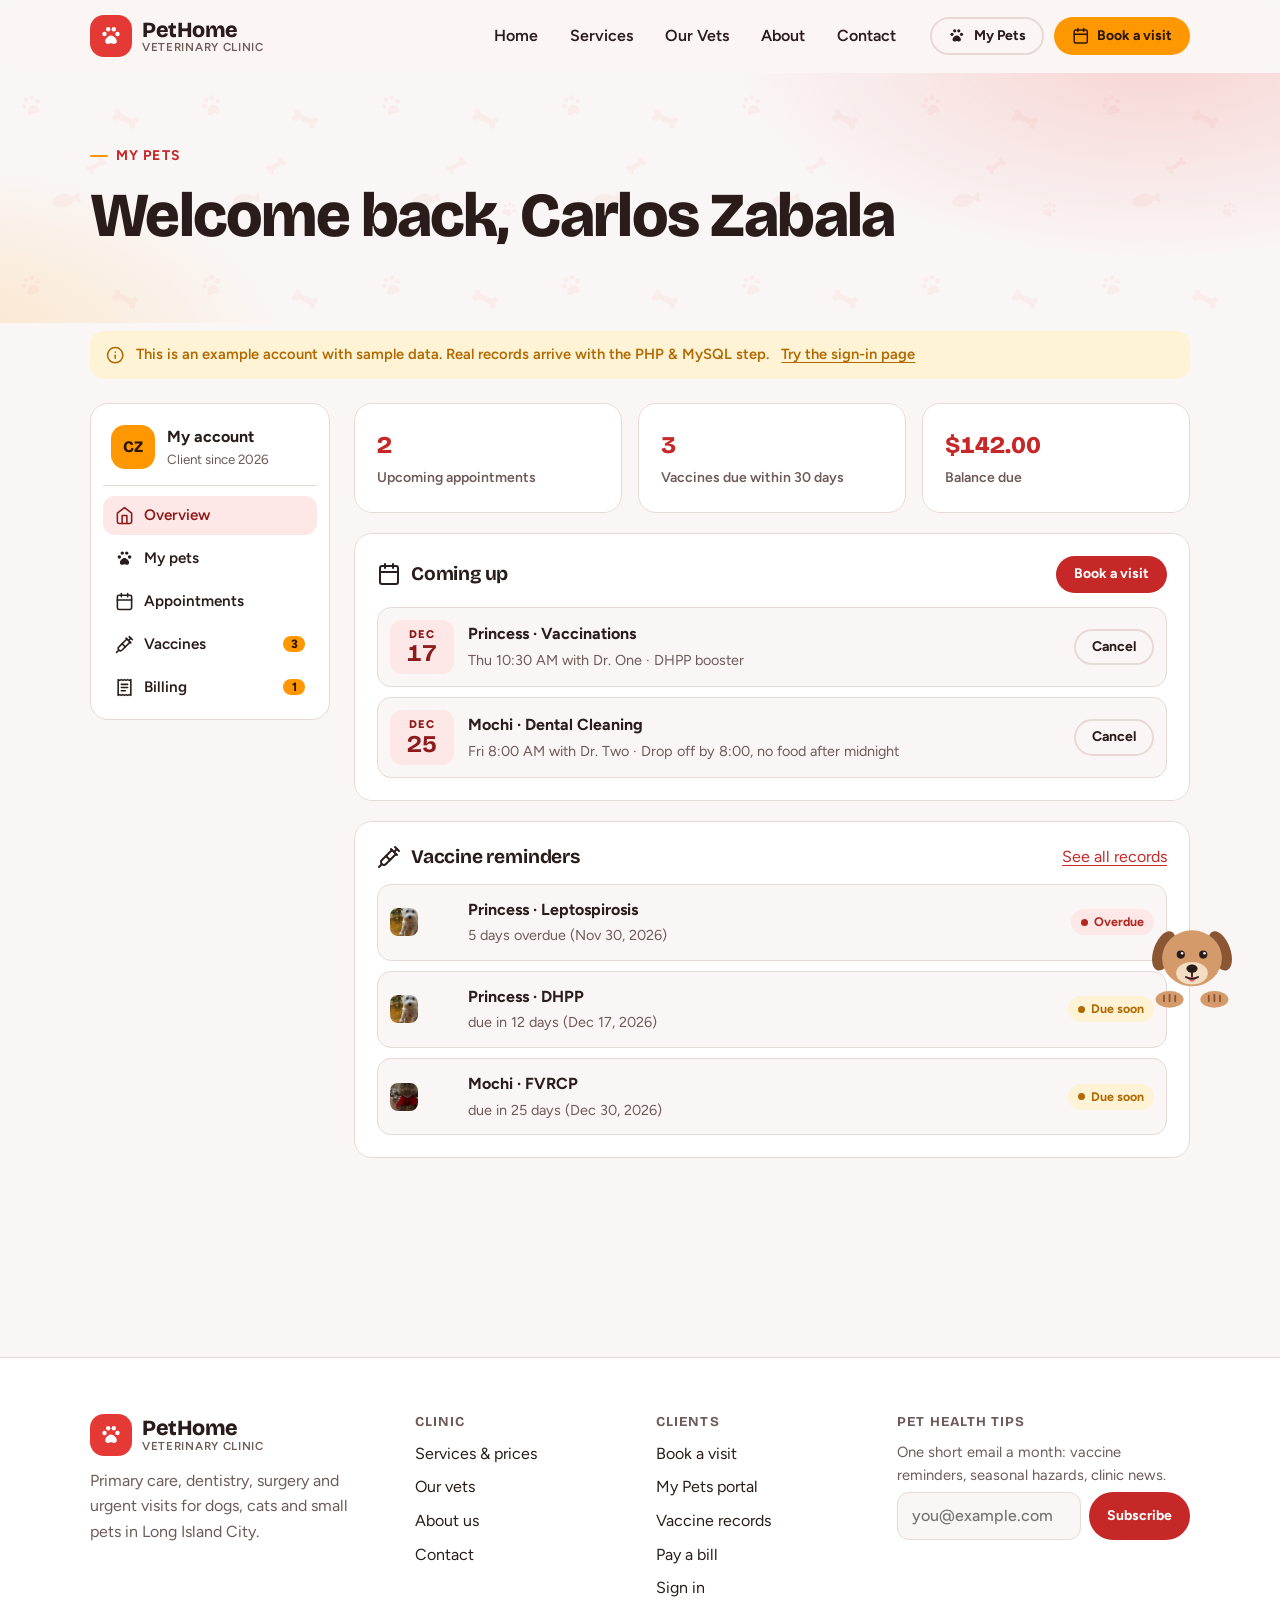
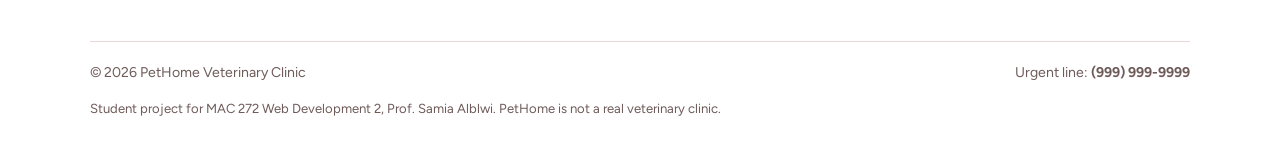
<file: portal.html>
<!DOCTYPE html>
<html lang="en">
<head>
    <meta charset="UTF-8">
    <meta name="viewport" content="width=device-width, initial-scale=1.0, viewport-fit=cover">
    <title>My Pets · PetHome Vet</title>
    <meta name="description" content="PetHome client portal: your pets, appointments, vaccine records and bills.">
    <link rel="preconnect" href="https://fonts.googleapis.com">
    <link rel="preconnect" href="https://fonts.gstatic.com" crossorigin>
    <link rel="stylesheet" href="https://fonts.googleapis.com/css2?family=Bricolage+Grotesque:opsz,wght@12..96,400..800&family=Figtree:wght@400..800&display=swap">
    <link rel="stylesheet" href="css/styles.css">
    <script>try{if(sessionStorage.getItem('pethome-wipe')){sessionStorage.removeItem('pethome-wipe');if(!matchMedia('(prefers-reduced-motion: reduce)').matches)document.documentElement.classList.add('wipe-in')}}catch(e){}</script>
    <script src="js/data.js" defer></script>
    <script src="js/effects.js" defer></script>
    <script src="js/main.js" defer></script>
</head>
<body data-page="portal">
    <a class="sr-only" href="#main">Skip to content</a>
    <header class="site-header">
        <div class="container nav-wrap">
            <a href="index.html" class="logo" aria-label="PetHome Veterinary Clinic, home">
                <span class="logo-mark"><svg class="icon" viewBox="0 0 24 24" aria-hidden="true"><circle cx="5.5" cy="10" r="2.2"/><circle cx="9.2" cy="5.2" r="2.2"/><circle cx="14.8" cy="5.2" r="2.2"/><circle cx="18.5" cy="10" r="2.2"/><path d="M12 11.5c-2.6 0-5.8 3.2-5.8 5.8 0 1.8 1.4 2.7 2.9 2.7 1.3 0 1.9-.7 2.9-.7s1.6.7 2.9.7c1.5 0 2.9-.9 2.9-2.7 0-2.6-3.2-5.8-5.8-5.8Z"/></svg></span>
                <span class="logo-text"><strong>PetHome</strong><small>Veterinary Clinic</small></span>
            </a>
            <nav id="site-nav" class="site-nav" aria-label="Main">
                <ul>
                    <li><a href="index.html" data-nav="home">Home</a></li>
                    <li><a href="services.html" data-nav="services">Services</a></li>
                    <li><a href="team.html" data-nav="team">Our Vets</a></li>
                    <li><a href="about.html" data-nav="about">About</a></li>
                    <li><a href="contact.html" data-nav="contact">Contact</a></li>
                    <li class="nav-mobile-only"><a href="portal.html" data-nav="portal">My Pets</a></li>
                </ul>
            </nav>
            <div class="nav-actions">
                <a class="btn btn--ghost btn--sm" href="portal.html" data-nav="portal"><span data-icon="paw"></span>My Pets</a>
                <a class="btn btn--orange btn--sm btn--pet" href="book.html" aria-label="Book a visit"><span data-icon="calendar"></span><span>Book a visit</span></a>
                <button class="nav-toggle" type="button" aria-expanded="false" aria-controls="site-nav"><span class="sr-only">Open menu</span></button>
            </div>
        </div>
    </header>

    <main id="main">
        <section class="page-hero">
            <div class="container">
                <span class="eyebrow rise rise-1">My Pets</span>
                <h1 class="rise rise-2">Welcome back, <span id="portal-name">Carlos</span></h1>
            </div>
        </section>

        <section class="section" style="padding-top:8px">
            <div class="container">
                <p class="demo-banner"><span data-icon="info"></span><span>This is an example account with sample data. Real records arrive with the PHP &amp; MySQL step.</span> <a href="login.html" style="color:inherit">Try the sign-in page</a></p>
                <div class="portal">
                    <nav class="portal-nav" role="tablist" aria-label="Portal sections" aria-orientation="vertical">
                        <div class="portal-user">
                            <span class="vet-avatar vet-avatar--orange" id="portal-initials">AM</span>
                            <div><strong>My account</strong><small id="portal-since">Client since 2021</small></div>
                        </div>
                        <button class="portal-tab" role="tab" data-tab="overview" aria-controls="panel-overview" aria-selected="true"><span data-icon="home"></span>Overview</button>
                        <button class="portal-tab" role="tab" data-tab="pets" aria-controls="panel-pets" aria-selected="false"><span data-icon="paw"></span>My pets</button>
                        <button class="portal-tab" role="tab" data-tab="appointments" aria-controls="panel-appointments" aria-selected="false"><span data-icon="calendar"></span>Appointments</button>
                        <button class="portal-tab" role="tab" data-tab="vaccines" aria-controls="panel-vaccines" aria-selected="false"><span data-icon="syringe"></span>Vaccines<span class="badge" id="badge-vax" hidden>0</span></button>
                        <button class="portal-tab" role="tab" data-tab="billing" aria-controls="panel-billing" aria-selected="false"><span data-icon="receipt"></span>Billing<span class="badge" id="badge-billing" hidden>0</span></button>
                    </nav>

                    <div>
                        <section class="portal-panel" id="panel-overview" role="tabpanel">
                            <div class="overview-grid">
                                <div class="stat"><strong id="ov-upcoming">2</strong><span>Upcoming appointments</span></div>
                                <div class="stat"><strong id="ov-vax">3</strong><span>Vaccines due within 30 days</span></div>
                                <div class="stat"><strong id="ov-balance">$142.00</strong><span>Balance due</span></div>
                            </div>
                            <div class="panel-card">
                                <header style="display:flex;justify-content:space-between;align-items:center;gap:12px;flex-wrap:wrap">
                                    <h3><span data-icon="calendar"></span>Coming up</h3>
                                    <a class="btn btn--sm" href="book.html">Book a visit</a>
                                </header>
                                <ul class="appt-list" id="ov-next"></ul>
                            </div>
                            <div class="panel-card">
                                <header style="display:flex;justify-content:space-between;align-items:center;gap:12px;flex-wrap:wrap">
                                    <h3><span data-icon="syringe"></span>Vaccine reminders</h3>
                                    <a href="#vaccines" data-goto-tab="vaccines">See all records</a>
                                </header>
                                <ul class="appt-list" id="ov-alerts"></ul>
                            </div>
                        </section>

                        <section class="portal-panel" id="panel-pets" role="tabpanel" hidden>
                            <header><h2>My pets</h2><a class="btn btn--ghost btn--sm" href="book.html">Book for a new pet</a></header>
                            <div style="display:grid;gap:20px" id="pet-list"></div>
                        </section>

                        <section class="portal-panel" id="panel-appointments" role="tabpanel" hidden>
                            <header><h2>Appointments</h2><a class="btn btn--sm" href="book.html">Book a visit</a></header>
                            <div class="panel-card"><h3>Upcoming</h3><ul class="appt-list" id="appt-upcoming"></ul></div>
                            <div class="panel-card"><h3>Past visits</h3><ul class="appt-list" id="appt-past"></ul></div>
                        </section>

                        <section class="portal-panel" id="panel-vaccines" role="tabpanel" hidden>
                            <header><h2>Vaccine records</h2></header>
                            <div class="table-wrap">
                                <table class="data-table">
                                    <thead><tr><th>Pet</th><th>Vaccine</th><th class="num">Last given</th><th class="num">Next due</th><th>Status</th></tr></thead>
                                    <tbody id="vax-body"></tbody>
                                </table>
                            </div>
                        </section>

                        <section class="portal-panel" id="panel-billing" role="tabpanel" hidden>
                            <header><h2>Billing</h2></header>
                            <div class="table-wrap">
                                <table class="data-table">
                                    <thead><tr><th>Invoice</th><th class="num">Date</th><th>Pet</th><th>Items</th><th class="num">Amount</th><th></th></tr></thead>
                                    <tbody id="bill-body"></tbody>
                                </table>
                            </div>
                            <p style="color:var(--muted);font-size:.9rem">Pay buttons mark the invoice paid in this demo. Card payments are added in the PHP step.</p>
                        </section>
                    </div>
                </div>
            </div>
        </section>
    </main>

    <footer class="site-footer">
        <div class="container">
            <div class="footer-grid">
                <div class="footer-about">
                    <a href="index.html" class="logo">
                        <span class="logo-mark"><svg class="icon" viewBox="0 0 24 24" aria-hidden="true"><circle cx="5.5" cy="10" r="2.2"/><circle cx="9.2" cy="5.2" r="2.2"/><circle cx="14.8" cy="5.2" r="2.2"/><circle cx="18.5" cy="10" r="2.2"/><path d="M12 11.5c-2.6 0-5.8 3.2-5.8 5.8 0 1.8 1.4 2.7 2.9 2.7 1.3 0 1.9-.7 2.9-.7s1.6.7 2.9.7c1.5 0 2.9-.9 2.9-2.7 0-2.6-3.2-5.8-5.8-5.8Z"/></svg></span>
                        <span class="logo-text"><strong>PetHome</strong><small>Veterinary Clinic</small></span>
                    </a>
                    <p>Primary care, dentistry, surgery and urgent visits for dogs, cats and small pets in Long Island City.</p>
                </div>
                <div>
                    <h4>Clinic</h4>
                    <ul>
                        <li><a href="services.html">Services &amp; prices</a></li>
                        <li><a href="team.html">Our vets</a></li>
                        <li><a href="about.html">About us</a></li>
                        <li><a href="contact.html">Contact</a></li>
                    </ul>
                </div>
                <div>
                    <h4>Clients</h4>
                    <ul>
                        <li><a href="book.html">Book a visit</a></li>
                        <li><a href="portal.html">My Pets portal</a></li>
                        <li><a href="portal.html#vaccines">Vaccine records</a></li>
                        <li><a href="portal.html#billing">Pay a bill</a></li>
                        <li><a href="login.html">Sign in</a></li>
                    </ul>
                </div>
                <div>
                    <h4>Pet health tips</h4>
                    <p style="color:var(--muted);font-size:.92rem">One short email a month: vaccine reminders, seasonal hazards, clinic news.</p>
                    <form id="newsletter-form" class="newsletter-form" action="subscribe.php" method="POST" novalidate>
                        <label class="sr-only" for="newsletter_email">Email address</label>
                        <input type="email" id="newsletter_email" name="email" placeholder="you@example.com" autocomplete="email" required>
                        <button class="btn btn--sm" type="submit">Subscribe</button>
                    </form>
                    <p class="newsletter-msg" role="status" aria-live="polite"></p>
                </div>
            </div>
            <div class="footer-bottom">
                <span>&copy; <span data-year>2026</span> PetHome Veterinary Clinic</span>
                <span>Urgent line: <strong data-emergency>(999) 999-9999</strong></span>
            </div>
            <p class="footer-note">Student project for MAC 272 Web Development 2, Prof. Samia Alblwi. PetHome is not a real veterinary clinic.</p>
        </div>
    </footer>
</body>
</html>
</file>
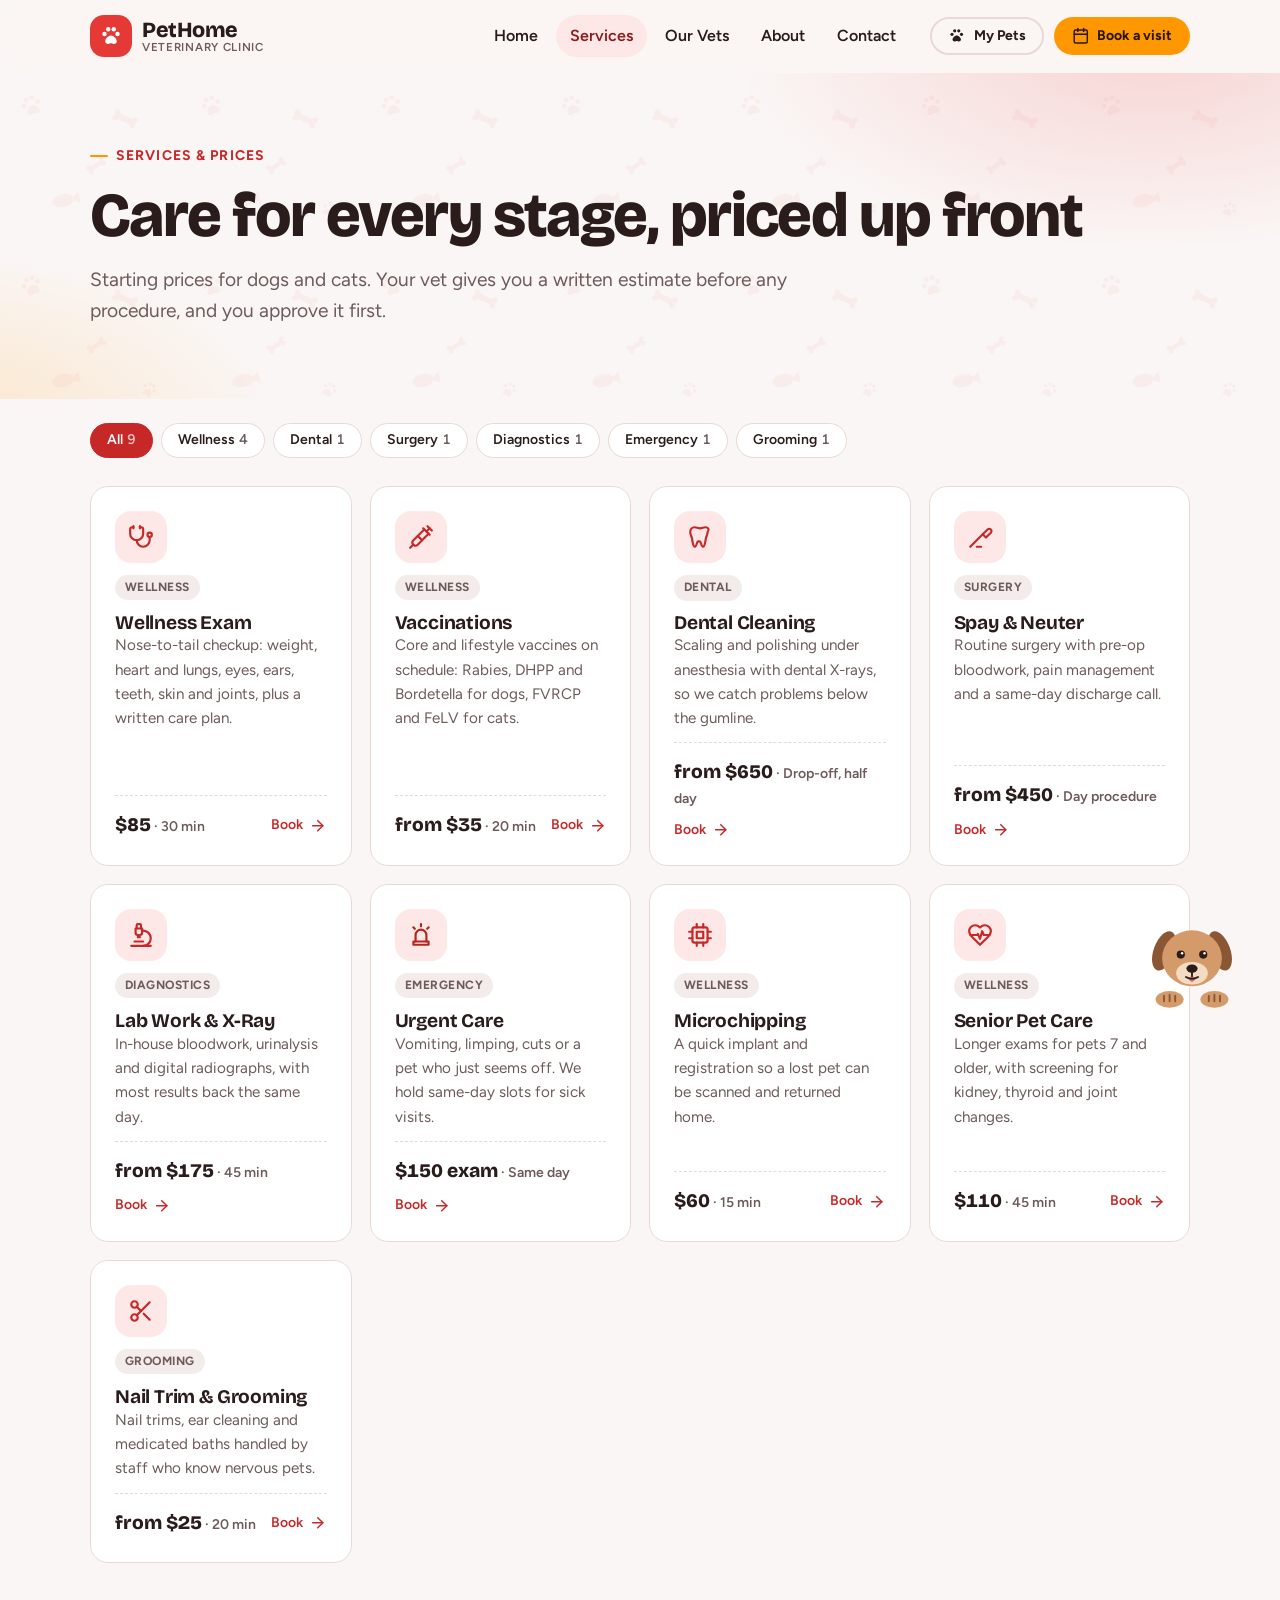
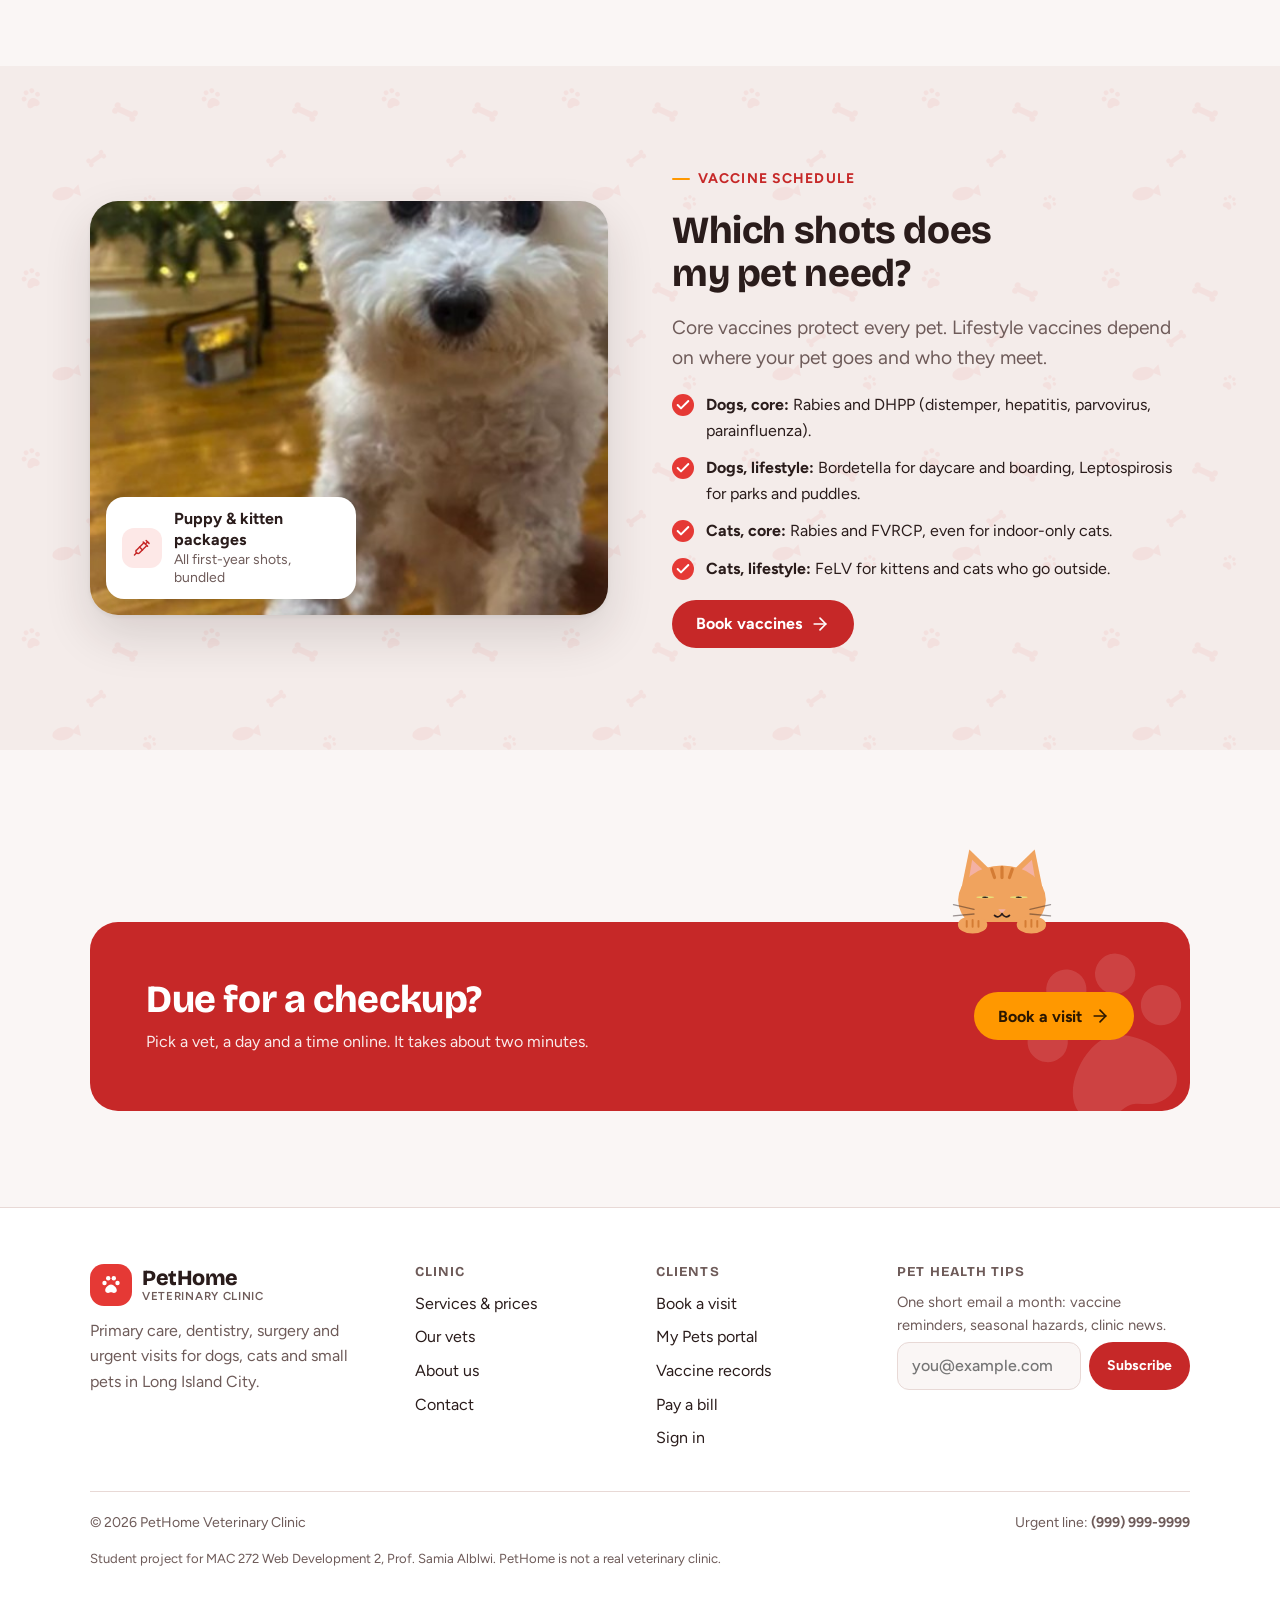
<file: services.html>
<!DOCTYPE html>
<html lang="en">
<head>
    <meta charset="UTF-8">
    <meta name="viewport" content="width=device-width, initial-scale=1.0, viewport-fit=cover">
    <title>Services & Prices · PetHome Vet</title>
    <meta name="description" content="Wellness exams, vaccines, dental, surgery, diagnostics and urgent care at PetHome Veterinary Clinic, with prices.">
    <link rel="preconnect" href="https://fonts.googleapis.com">
    <link rel="preconnect" href="https://fonts.gstatic.com" crossorigin>
    <link rel="stylesheet" href="https://fonts.googleapis.com/css2?family=Bricolage+Grotesque:opsz,wght@12..96,400..800&family=Figtree:wght@400..800&display=swap">
    <link rel="stylesheet" href="css/styles.css">
    <script>try{if(sessionStorage.getItem('pethome-wipe')){sessionStorage.removeItem('pethome-wipe');if(!matchMedia('(prefers-reduced-motion: reduce)').matches)document.documentElement.classList.add('wipe-in')}}catch(e){}</script>
    <script src="js/data.js" defer></script>
    <script src="js/effects.js" defer></script>
    <script src="js/main.js" defer></script>
</head>
<body data-page="services">
    <a class="sr-only" href="#main">Skip to content</a>
    <header class="site-header">
        <div class="container nav-wrap">
            <a href="index.html" class="logo" aria-label="PetHome Veterinary Clinic, home">
                <span class="logo-mark"><svg class="icon" viewBox="0 0 24 24" aria-hidden="true"><circle cx="5.5" cy="10" r="2.2"/><circle cx="9.2" cy="5.2" r="2.2"/><circle cx="14.8" cy="5.2" r="2.2"/><circle cx="18.5" cy="10" r="2.2"/><path d="M12 11.5c-2.6 0-5.8 3.2-5.8 5.8 0 1.8 1.4 2.7 2.9 2.7 1.3 0 1.9-.7 2.9-.7s1.6.7 2.9.7c1.5 0 2.9-.9 2.9-2.7 0-2.6-3.2-5.8-5.8-5.8Z"/></svg></span>
                <span class="logo-text"><strong>PetHome</strong><small>Veterinary Clinic</small></span>
            </a>
            <nav id="site-nav" class="site-nav" aria-label="Main">
                <ul>
                    <li><a href="index.html" data-nav="home">Home</a></li>
                    <li><a href="services.html" data-nav="services">Services</a></li>
                    <li><a href="team.html" data-nav="team">Our Vets</a></li>
                    <li><a href="about.html" data-nav="about">About</a></li>
                    <li><a href="contact.html" data-nav="contact">Contact</a></li>
                    <li class="nav-mobile-only"><a href="portal.html" data-nav="portal">My Pets</a></li>
                </ul>
            </nav>
            <div class="nav-actions">
                <a class="btn btn--ghost btn--sm" href="portal.html" data-nav="portal"><span data-icon="paw"></span>My Pets</a>
                <a class="btn btn--orange btn--sm btn--pet" href="book.html" aria-label="Book a visit"><span data-icon="calendar"></span><span>Book a visit</span></a>
                <button class="nav-toggle" type="button" aria-expanded="false" aria-controls="site-nav"><span class="sr-only">Open menu</span></button>
            </div>
        </div>
    </header>

    <main id="main">
        <section class="page-hero">
            <div class="container">
                <span class="eyebrow rise rise-1">Services &amp; prices</span>
                <h1 class="rise rise-2">Care for every stage, priced up front</h1>
                <p class="rise rise-3">Starting prices for dogs and cats. Your vet gives you a written estimate before any procedure, and you approve it first.</p>
            </div>
        </section>

        <section class="section" style="padding-top:24px">
            <div class="container">
                <div class="chips" id="service-filters" role="group" aria-label="Filter services by type"></div>
                <div class="service-grid" id="service-grid" aria-live="polite"></div>
            </div>
        </section>

        <section class="section section--tint">
            <div class="container split">
                <div class="split-media">
                    <img src="img/dog.jpg" alt="Princess, a fluffy white Maltipoo">
                    <div class="float-card">
                        <span class="badge-icon"><span data-icon="syringe"></span></span>
                        <div><strong>Puppy &amp; kitten packages</strong><span>All first-year shots, bundled</span></div>
                    </div>
                </div>
                <div style="display:grid;gap:18px">
                    <span class="eyebrow">Vaccine schedule</span>
                    <h2>Which shots does my pet need?</h2>
                    <p class="lead">Core vaccines protect every pet. Lifestyle vaccines depend on where your pet goes and who they meet.</p>
                    <ul class="check-list">
                        <li><span data-icon="check"></span><div><strong>Dogs, core:</strong> Rabies and DHPP (distemper, hepatitis, parvovirus, parainfluenza).</div></li>
                        <li><span data-icon="check"></span><div><strong>Dogs, lifestyle:</strong> Bordetella for daycare and boarding, Leptospirosis for parks and puddles.</div></li>
                        <li><span data-icon="check"></span><div><strong>Cats, core:</strong> Rabies and FVRCP, even for indoor-only cats.</div></li>
                        <li><span data-icon="check"></span><div><strong>Cats, lifestyle:</strong> FeLV for kittens and cats who go outside.</div></li>
                    </ul>
                    <p><a class="btn" href="book.html#vaccines">Book vaccines <span data-icon="arrow" class="icon--arrow"></span></a></p>
                </div>
            </div>
        </section>

        <section class="container" style="padding-top:clamp(56px,8vw,96px)">
            <div class="cta-wrap">
            <div class="cta-band">
                <svg class="paw-bg" viewBox="0 0 24 24" aria-hidden="true"><circle cx="5.5" cy="10" r="2.2"/><circle cx="9.2" cy="5.2" r="2.2"/><circle cx="14.8" cy="5.2" r="2.2"/><circle cx="18.5" cy="10" r="2.2"/><path d="M12 11.5c-2.6 0-5.8 3.2-5.8 5.8 0 1.8 1.4 2.7 2.9 2.7 1.3 0 1.9-.7 2.9-.7s1.6.7 2.9.7c1.5 0 2.9-.9 2.9-2.7 0-2.6-3.2-5.8-5.8-5.8Z"/></svg>
                <div>
                    <h2>Due for a checkup?</h2>
                    <p>Pick a vet, a day and a time online. It takes about two minutes.</p>
                </div>
                <a class="btn btn--orange btn--pet" href="book.html">Book a visit <span data-icon="arrow" class="icon--arrow"></span></a>
            </div>
            </div>
        </section>
    </main>

    <footer class="site-footer">
        <div class="container">
            <div class="footer-grid">
                <div class="footer-about">
                    <a href="index.html" class="logo">
                        <span class="logo-mark"><svg class="icon" viewBox="0 0 24 24" aria-hidden="true"><circle cx="5.5" cy="10" r="2.2"/><circle cx="9.2" cy="5.2" r="2.2"/><circle cx="14.8" cy="5.2" r="2.2"/><circle cx="18.5" cy="10" r="2.2"/><path d="M12 11.5c-2.6 0-5.8 3.2-5.8 5.8 0 1.8 1.4 2.7 2.9 2.7 1.3 0 1.9-.7 2.9-.7s1.6.7 2.9.7c1.5 0 2.9-.9 2.9-2.7 0-2.6-3.2-5.8-5.8-5.8Z"/></svg></span>
                        <span class="logo-text"><strong>PetHome</strong><small>Veterinary Clinic</small></span>
                    </a>
                    <p>Primary care, dentistry, surgery and urgent visits for dogs, cats and small pets in Long Island City.</p>
                </div>
                <div>
                    <h4>Clinic</h4>
                    <ul>
                        <li><a href="services.html">Services &amp; prices</a></li>
                        <li><a href="team.html">Our vets</a></li>
                        <li><a href="about.html">About us</a></li>
                        <li><a href="contact.html">Contact</a></li>
                    </ul>
                </div>
                <div>
                    <h4>Clients</h4>
                    <ul>
                        <li><a href="book.html">Book a visit</a></li>
                        <li><a href="portal.html">My Pets portal</a></li>
                        <li><a href="portal.html#vaccines">Vaccine records</a></li>
                        <li><a href="portal.html#billing">Pay a bill</a></li>
                        <li><a href="login.html">Sign in</a></li>
                    </ul>
                </div>
                <div>
                    <h4>Pet health tips</h4>
                    <p style="color:var(--muted);font-size:.92rem">One short email a month: vaccine reminders, seasonal hazards, clinic news.</p>
                    <form id="newsletter-form" class="newsletter-form" action="subscribe.php" method="POST" novalidate>
                        <label class="sr-only" for="newsletter_email">Email address</label>
                        <input type="email" id="newsletter_email" name="email" placeholder="you@example.com" autocomplete="email" required>
                        <button class="btn btn--sm" type="submit">Subscribe</button>
                    </form>
                    <p class="newsletter-msg" role="status" aria-live="polite"></p>
                </div>
            </div>
            <div class="footer-bottom">
                <span>&copy; <span data-year>2026</span> PetHome Veterinary Clinic</span>
                <span>Urgent line: <strong data-emergency>(999) 999-9999</strong></span>
            </div>
            <p class="footer-note">Student project for MAC 272 Web Development 2, Prof. Samia Alblwi. PetHome is not a real veterinary clinic.</p>
        </div>
    </footer>
</body>
</html>
</file>
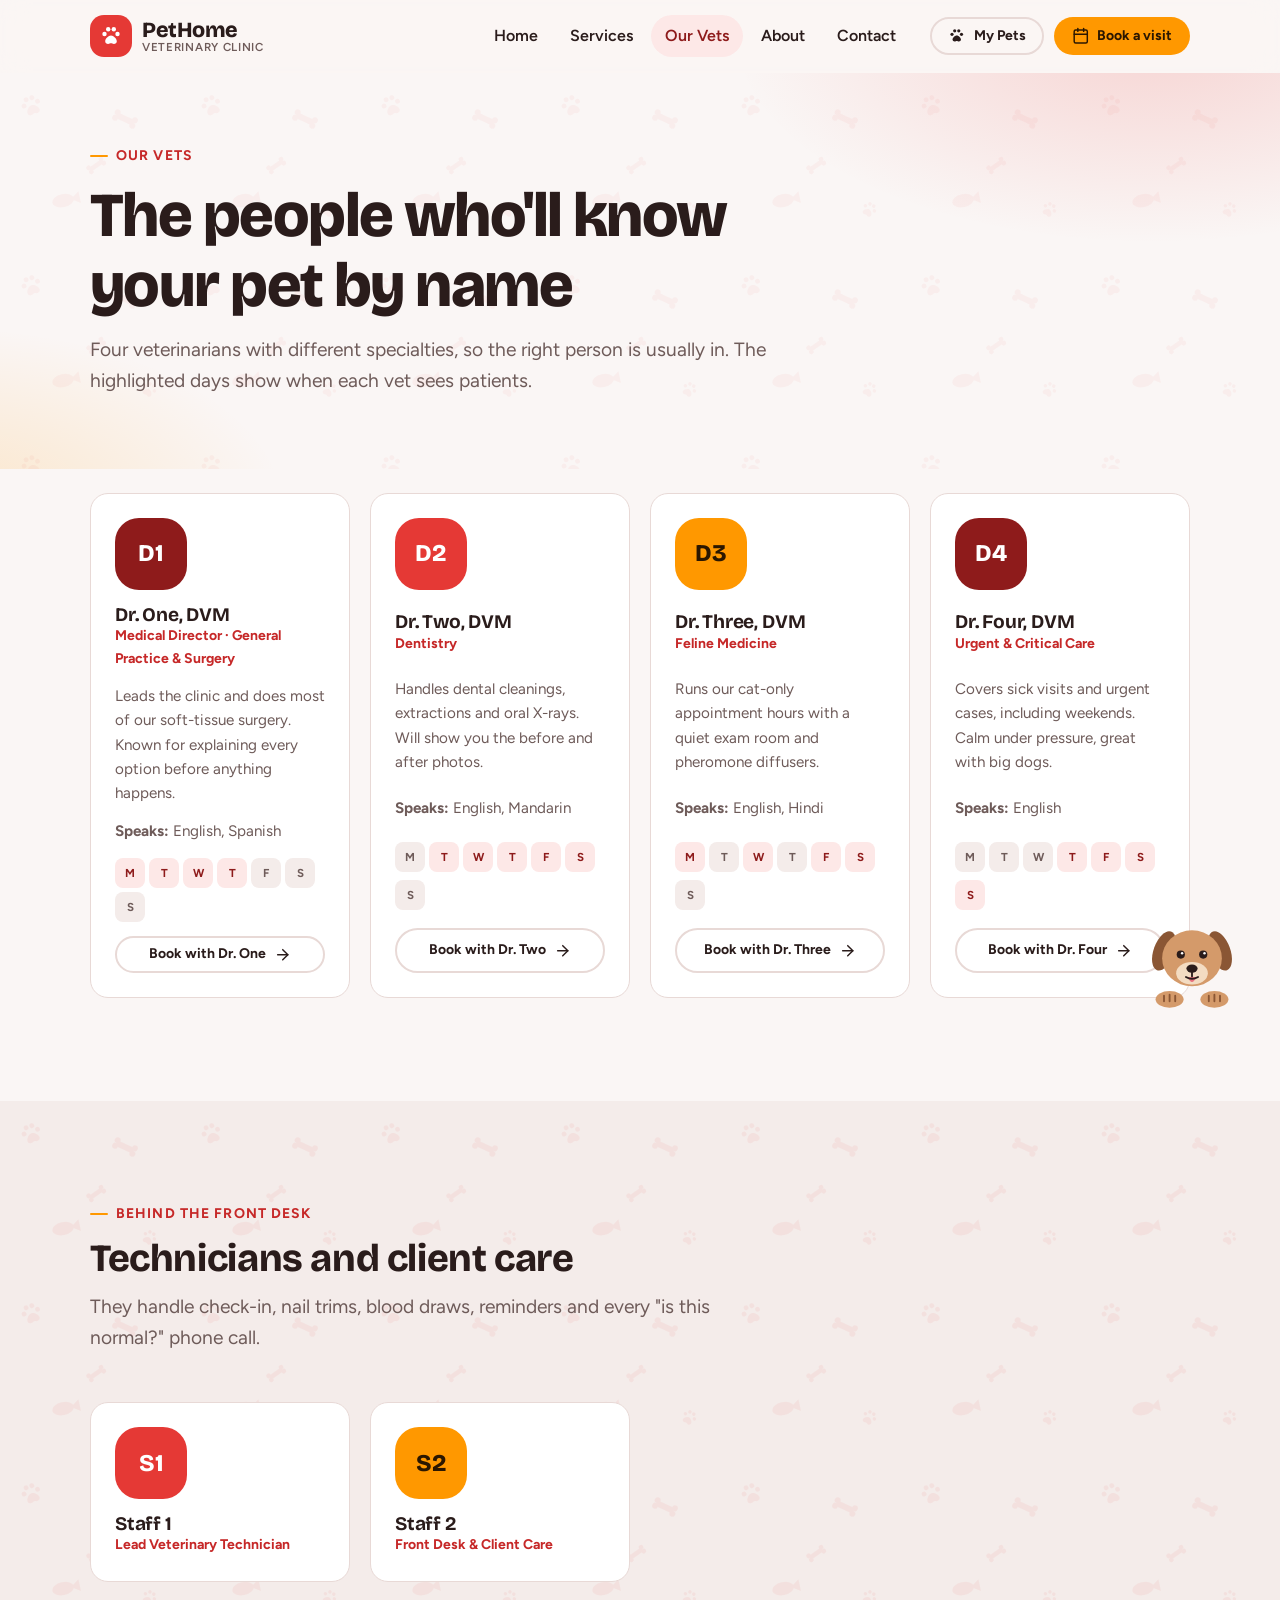
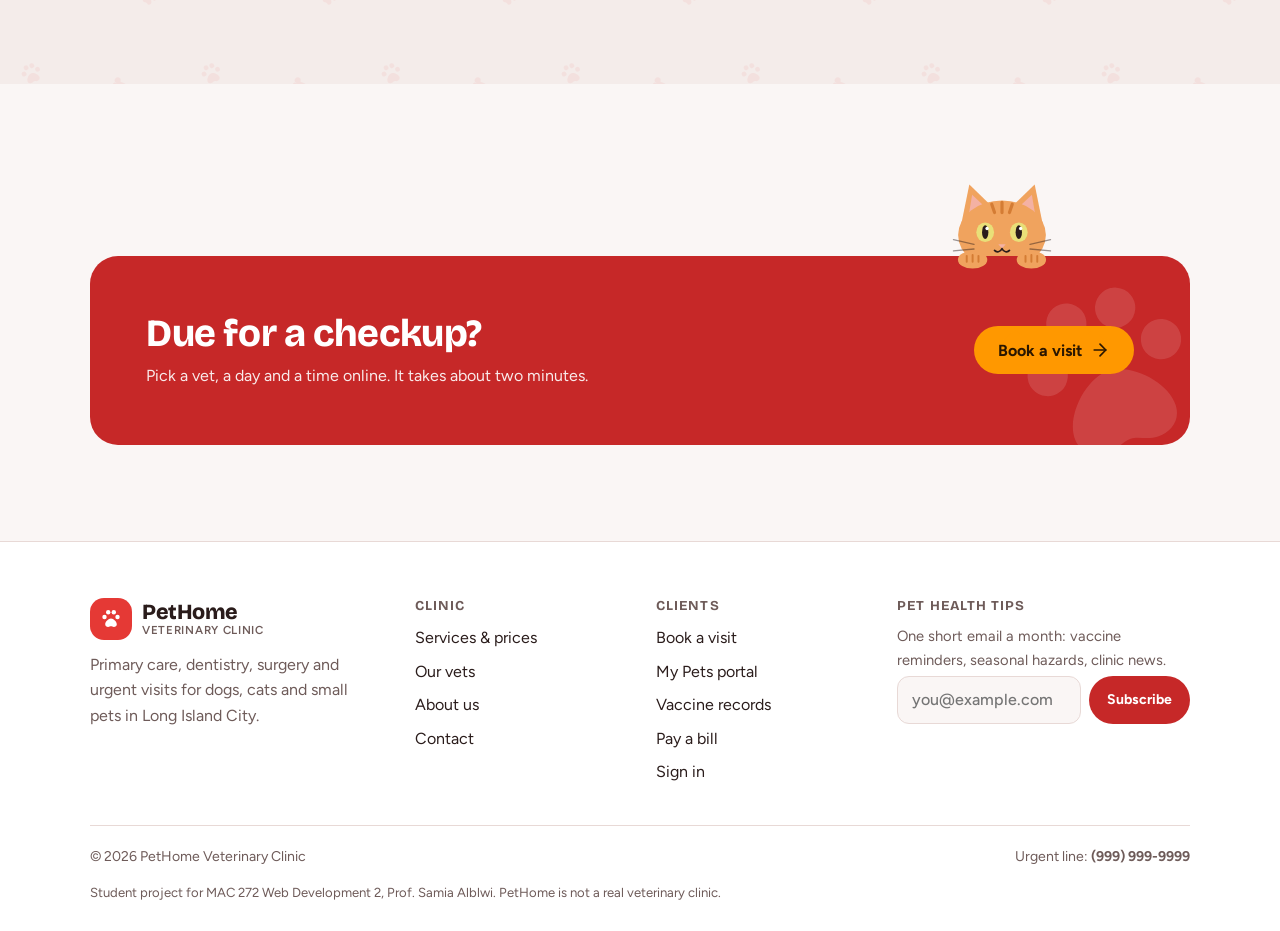
<file: team.html>
<!DOCTYPE html>
<html lang="en">
<head>
    <meta charset="UTF-8">
    <meta name="viewport" content="width=device-width, initial-scale=1.0, viewport-fit=cover">
    <title>Our Vets · PetHome Vet</title>
    <meta name="description" content="Meet the veterinarians and staff at PetHome Veterinary Clinic and see which days each vet is in.">
    <link rel="preconnect" href="https://fonts.googleapis.com">
    <link rel="preconnect" href="https://fonts.gstatic.com" crossorigin>
    <link rel="stylesheet" href="https://fonts.googleapis.com/css2?family=Bricolage+Grotesque:opsz,wght@12..96,400..800&family=Figtree:wght@400..800&display=swap">
    <link rel="stylesheet" href="css/styles.css">
    <script>try{if(sessionStorage.getItem('pethome-wipe')){sessionStorage.removeItem('pethome-wipe');if(!matchMedia('(prefers-reduced-motion: reduce)').matches)document.documentElement.classList.add('wipe-in')}}catch(e){}</script>
    <script src="js/data.js" defer></script>
    <script src="js/effects.js" defer></script>
    <script src="js/main.js" defer></script>
</head>
<body data-page="team">
    <a class="sr-only" href="#main">Skip to content</a>
    <header class="site-header">
        <div class="container nav-wrap">
            <a href="index.html" class="logo" aria-label="PetHome Veterinary Clinic, home">
                <span class="logo-mark"><svg class="icon" viewBox="0 0 24 24" aria-hidden="true"><circle cx="5.5" cy="10" r="2.2"/><circle cx="9.2" cy="5.2" r="2.2"/><circle cx="14.8" cy="5.2" r="2.2"/><circle cx="18.5" cy="10" r="2.2"/><path d="M12 11.5c-2.6 0-5.8 3.2-5.8 5.8 0 1.8 1.4 2.7 2.9 2.7 1.3 0 1.9-.7 2.9-.7s1.6.7 2.9.7c1.5 0 2.9-.9 2.9-2.7 0-2.6-3.2-5.8-5.8-5.8Z"/></svg></span>
                <span class="logo-text"><strong>PetHome</strong><small>Veterinary Clinic</small></span>
            </a>
            <nav id="site-nav" class="site-nav" aria-label="Main">
                <ul>
                    <li><a href="index.html" data-nav="home">Home</a></li>
                    <li><a href="services.html" data-nav="services">Services</a></li>
                    <li><a href="team.html" data-nav="team">Our Vets</a></li>
                    <li><a href="about.html" data-nav="about">About</a></li>
                    <li><a href="contact.html" data-nav="contact">Contact</a></li>
                    <li class="nav-mobile-only"><a href="portal.html" data-nav="portal">My Pets</a></li>
                </ul>
            </nav>
            <div class="nav-actions">
                <a class="btn btn--ghost btn--sm" href="portal.html" data-nav="portal"><span data-icon="paw"></span>My Pets</a>
                <a class="btn btn--orange btn--sm btn--pet" href="book.html" aria-label="Book a visit"><span data-icon="calendar"></span><span>Book a visit</span></a>
                <button class="nav-toggle" type="button" aria-expanded="false" aria-controls="site-nav"><span class="sr-only">Open menu</span></button>
            </div>
        </div>
    </header>

    <main id="main">
        <section class="page-hero">
            <div class="container">
                <span class="eyebrow rise rise-1">Our vets</span>
                <h1 class="rise rise-2">The people who'll know your pet by name</h1>
                <p class="rise rise-3">Four veterinarians with different specialties, so the right person is usually in. The highlighted days show when each vet sees patients.</p>
            </div>
        </section>

        <section class="section" style="padding-top:24px">
            <div class="container">
                <div class="team-grid" id="vet-grid"></div>
            </div>
        </section>

        <section class="section section--tint">
            <div class="container">
                <div class="section-head">
                    <span class="eyebrow">Behind the front desk</span>
                    <h2>Technicians and client care</h2>
                    <p>They handle check-in, nail trims, blood draws, reminders and every "is this normal?" phone call.</p>
                </div>
                <div class="team-grid" id="staff-grid"></div>
            </div>
        </section>

        <section class="container" style="padding-top:clamp(56px,8vw,96px)">
            <div class="cta-wrap">
            <div class="cta-band">
                <svg class="paw-bg" viewBox="0 0 24 24" aria-hidden="true"><circle cx="5.5" cy="10" r="2.2"/><circle cx="9.2" cy="5.2" r="2.2"/><circle cx="14.8" cy="5.2" r="2.2"/><circle cx="18.5" cy="10" r="2.2"/><path d="M12 11.5c-2.6 0-5.8 3.2-5.8 5.8 0 1.8 1.4 2.7 2.9 2.7 1.3 0 1.9-.7 2.9-.7s1.6.7 2.9.7c1.5 0 2.9-.9 2.9-2.7 0-2.6-3.2-5.8-5.8-5.8Z"/></svg>
                <div>
                    <h2>Due for a checkup?</h2>
                    <p>Pick a vet, a day and a time online. It takes about two minutes.</p>
                </div>
                <a class="btn btn--orange btn--pet" href="book.html">Book a visit <span data-icon="arrow" class="icon--arrow"></span></a>
            </div>
            </div>
        </section>
    </main>

    <footer class="site-footer">
        <div class="container">
            <div class="footer-grid">
                <div class="footer-about">
                    <a href="index.html" class="logo">
                        <span class="logo-mark"><svg class="icon" viewBox="0 0 24 24" aria-hidden="true"><circle cx="5.5" cy="10" r="2.2"/><circle cx="9.2" cy="5.2" r="2.2"/><circle cx="14.8" cy="5.2" r="2.2"/><circle cx="18.5" cy="10" r="2.2"/><path d="M12 11.5c-2.6 0-5.8 3.2-5.8 5.8 0 1.8 1.4 2.7 2.9 2.7 1.3 0 1.9-.7 2.9-.7s1.6.7 2.9.7c1.5 0 2.9-.9 2.9-2.7 0-2.6-3.2-5.8-5.8-5.8Z"/></svg></span>
                        <span class="logo-text"><strong>PetHome</strong><small>Veterinary Clinic</small></span>
                    </a>
                    <p>Primary care, dentistry, surgery and urgent visits for dogs, cats and small pets in Long Island City.</p>
                </div>
                <div>
                    <h4>Clinic</h4>
                    <ul>
                        <li><a href="services.html">Services &amp; prices</a></li>
                        <li><a href="team.html">Our vets</a></li>
                        <li><a href="about.html">About us</a></li>
                        <li><a href="contact.html">Contact</a></li>
                    </ul>
                </div>
                <div>
                    <h4>Clients</h4>
                    <ul>
                        <li><a href="book.html">Book a visit</a></li>
                        <li><a href="portal.html">My Pets portal</a></li>
                        <li><a href="portal.html#vaccines">Vaccine records</a></li>
                        <li><a href="portal.html#billing">Pay a bill</a></li>
                        <li><a href="login.html">Sign in</a></li>
                    </ul>
                </div>
                <div>
                    <h4>Pet health tips</h4>
                    <p style="color:var(--muted);font-size:.92rem">One short email a month: vaccine reminders, seasonal hazards, clinic news.</p>
                    <form id="newsletter-form" class="newsletter-form" action="subscribe.php" method="POST" novalidate>
                        <label class="sr-only" for="newsletter_email">Email address</label>
                        <input type="email" id="newsletter_email" name="email" placeholder="you@example.com" autocomplete="email" required>
                        <button class="btn btn--sm" type="submit">Subscribe</button>
                    </form>
                    <p class="newsletter-msg" role="status" aria-live="polite"></p>
                </div>
            </div>
            <div class="footer-bottom">
                <span>&copy; <span data-year>2026</span> PetHome Veterinary Clinic</span>
                <span>Urgent line: <strong data-emergency>(999) 999-9999</strong></span>
            </div>
            <p class="footer-note">Student project for MAC 272 Web Development 2, Prof. Samia Alblwi. PetHome is not a real veterinary clinic.</p>
        </div>
    </footer>
</body>
</html>
</file>
<file: css/styles.css>
/* =========================================================
   PetHome Veterinary Clinic — main stylesheet
   Layout concept: a calm clinic chart — warm off-white ground,
   rounded "patient card" surfaces, red brand, orange for calls to action.
   Brand color: red (#E53935). Orange (#FF9800) kept from the original site.
   Status colors (--ok, --warn, --danger) are separate from the brand color.
   ========================================================= */

:root {
  /* Color */
  --brand: #E53935;
  --brand-deep: #C62828;
  --brand-ink: #8E1B1B;
  --brand-soft: #FDE8E7;
  --orange: #FF9800;
  --orange-deep: #E07800;
  --orange-soft: #FFF1DC;
  --bg: #FAF6F5;
  --surface: #FFFFFF;
  --surface-2: #F4ECEA;
  --ink: #2A1C1B;
  --muted: #6E5B59;
  --line: #E8D9D6;
  --danger: #B3261E;
  --danger-soft: #FDE7E7;
  --warn: #B26A00;
  --warn-soft: #FFF3D6;
  --ok: #2E7D32;
  --ok-soft: #E3F2E1;
  --shadow: 0 1px 2px rgba(42, 28, 27, .06), 0 8px 24px rgba(42, 28, 27, .08);
  --shadow-lg: 0 2px 4px rgba(42, 28, 27, .06), 0 20px 48px rgba(42, 28, 27, .14);
  --hero-glow: rgba(229, 57, 53, .18);
  --hero-glow-2: rgba(255, 152, 0, .18);
  --on-accent: #FFFFFF;
  --on-orange: #2B1700;

  /* Pet art (fixed colors: the animals look the same in light and dark) */
  --cat-fur: #F0A35E;
  --cat-stripe: #D47C34;
  --cat-ear: #F4B1A3;
  --cat-iris: #E9DF78;
  --dog-fur: #D49A6A;
  --dog-ear: #8A5634;
  --dog-muzzle: #F3DCC2;
  --pet-ink: #2A1C1B;
  --dog-tongue: #E8707E;

  /* Type */
  --font-display: "Bricolage Grotesque", "Trebuchet MS", system-ui, sans-serif;
  --font-body: "Figtree", "Segoe UI", system-ui, -apple-system, sans-serif;

  --step--1: .875rem;
  --step-0: 1rem;
  --step-1: 1.2rem;
  --step-2: 1.5rem;
  --step-3: clamp(1.75rem, 1.4rem + 1.4vw, 2.4rem);
  --step-4: clamp(2.3rem, 1.6rem + 3vw, 3.9rem);

  /* Shape & space */
  --radius-sm: 10px;
  --radius: 18px;
  --radius-lg: 28px;
  --gutter: clamp(16px, 4vw, 40px);
  --max: 1180px;
  --ease: cubic-bezier(.2, .8, .2, 1);
}

@media (prefers-color-scheme: dark) {
  :root:not([data-theme="light"]) {
    --brand: #EF5350;
    --brand-deep: #FF8A80;
    --brand-ink: #FFCDD2;
    --brand-soft: #3A1B1B;
    --orange: #FFA726;
    --orange-deep: #FFB74D;
    --orange-soft: #3A2A12;
    --bg: #161010;
    --surface: #201716;
    --surface-2: #2A1E1D;
    --ink: #F2E8E7;
    --muted: #BCA7A4;
    --line: #3D2C2A;
    --danger: #FF7070;
    --danger-soft: #3A1C1C;
    --warn: #FFC260;
    --warn-soft: #3A2E14;
    --ok: #81C784;
    --ok-soft: #1C3320;
    --shadow: 0 1px 2px rgba(0, 0, 0, .3), 0 8px 24px rgba(0, 0, 0, .35);
    --shadow-lg: 0 2px 4px rgba(0, 0, 0, .3), 0 20px 48px rgba(0, 0, 0, .5);
    --hero-glow: rgba(239, 83, 80, .14);
    --hero-glow-2: rgba(255, 167, 38, .12);
    --on-accent: #1A0D0C;
    --on-orange: #241300;
    color-scheme: dark;
  }
}

:root[data-theme="dark"] {
  --brand: #EF5350;
  --brand-deep: #FF8A80;
  --brand-ink: #FFCDD2;
  --brand-soft: #3A1B1B;
  --orange: #FFA726;
  --orange-deep: #FFB74D;
  --orange-soft: #3A2A12;
  --bg: #161010;
  --surface: #201716;
  --surface-2: #2A1E1D;
  --ink: #F2E8E7;
  --muted: #BCA7A4;
  --line: #3D2C2A;
  --danger: #FF7070;
  --danger-soft: #3A1C1C;
  --warn: #FFC260;
  --warn-soft: #3A2E14;
  --ok: #81C784;
  --ok-soft: #1C3320;
  --shadow: 0 1px 2px rgba(0, 0, 0, .3), 0 8px 24px rgba(0, 0, 0, .35);
  --shadow-lg: 0 2px 4px rgba(0, 0, 0, .3), 0 20px 48px rgba(0, 0, 0, .5);
  --hero-glow: rgba(239, 83, 80, .14);
  --hero-glow-2: rgba(255, 167, 38, .12);
  --on-accent: #1A0D0C;
  --on-orange: #241300;
  color-scheme: dark;
}

/* ---------- Base ---------- */
*, *::before, *::after { box-sizing: border-box; }

html { scroll-behavior: smooth; overflow-x: clip; }

[hidden] { display: none !important; }

body {
  margin: 0;
  font-family: var(--font-body);
  font-size: var(--step-0);
  line-height: 1.6;
  color: var(--ink);
  background: var(--bg);
  -webkit-font-smoothing: antialiased;
  overflow-x: hidden;
}

img { max-width: 100%; display: block; }

h1, h2, h3, h4 {
  font-family: var(--font-display);
  line-height: 1.12;
  margin: 0;
  text-wrap: balance;
  letter-spacing: -.01em;
}
h1 { font-size: var(--step-4); font-weight: 800; letter-spacing: -.025em; }
h2 { font-size: var(--step-3); font-weight: 750; }
h3 { font-size: var(--step-1); font-weight: 700; }
h4 { font-size: var(--step-0); font-weight: 700; }

p { margin: 0; }

a { color: var(--brand-deep); text-underline-offset: 3px; }
a:hover { color: var(--brand-ink); }

:focus-visible {
  outline: 3px solid var(--orange);
  outline-offset: 3px;
  border-radius: 6px;
}

.sr-only {
  position: absolute; width: 1px; height: 1px; padding: 0; margin: -1px;
  overflow: hidden; clip: rect(0 0 0 0); white-space: nowrap; border: 0;
}

.container {
  width: 100%;
  max-width: var(--max);
  margin-inline: auto;
  padding-inline: var(--gutter);
}

.section { padding-block: clamp(56px, 8vw, 104px); }
.section--tint { background: var(--surface-2); }

.eyebrow {
  display: inline-flex;
  align-items: center;
  gap: 8px;
  font-size: var(--step--1);
  font-weight: 700;
  letter-spacing: .08em;
  text-transform: uppercase;
  color: var(--brand-deep);
}
.eyebrow::before {
  content: "";
  width: 18px; height: 2px;
  background: var(--orange);
  border-radius: 2px;
}

.section-head {
  display: grid;
  gap: 12px;
  max-width: 640px;
  margin-bottom: clamp(28px, 4vw, 48px);
}
.section-head p { color: var(--muted); font-size: var(--step-1); }
.section-head--center { margin-inline: auto; text-align: center; justify-items: center; }

.lead { font-size: var(--step-1); color: var(--muted); max-width: 60ch; }

.icon { width: 1.25em; height: 1.25em; flex: none; stroke: currentColor; fill: none; stroke-width: 2; stroke-linecap: round; stroke-linejoin: round; }

/* ---------- Buttons ---------- */
.btn {
  --btn-bg: var(--brand-deep);
  --btn-fg: var(--on-accent);
  display: inline-flex;
  align-items: center;
  justify-content: center;
  gap: 8px;
  padding: 12px 22px;
  border-radius: 999px;
  border: 2px solid transparent;
  background: var(--btn-bg);
  color: var(--btn-fg);
  font: 700 var(--step-0)/1.2 var(--font-body);
  text-decoration: none;
  cursor: pointer;
  transition: transform .25s var(--ease), box-shadow .25s var(--ease), background-color .2s;
  white-space: nowrap;
}
.btn:hover { color: var(--btn-fg); transform: translateY(-2px); box-shadow: var(--shadow); }
.btn:active { transform: translateY(0); }
.btn .icon { transition: transform .25s var(--ease); }
.btn:hover .icon--arrow { transform: translateX(4px); }

.btn--orange { --btn-bg: var(--orange); --btn-fg: var(--on-orange); }
.btn--ghost {
  --btn-bg: transparent;
  --btn-fg: var(--ink);
  border-color: var(--line);
}
.btn--ghost:hover { border-color: var(--brand); background: var(--surface); }
.btn--sm { padding: 8px 16px; font-size: var(--step--1); }
.btn--block { width: 100%; }
.btn[disabled] { opacity: .5; cursor: not-allowed; transform: none; box-shadow: none; }

/* ---------- Header ---------- */
.site-header {
  position: sticky;
  top: env(safe-area-inset-top, 0px);
  z-index: 50;
  background: color-mix(in srgb, var(--bg) 82%, transparent);
  backdrop-filter: saturate(1.4) blur(14px);
  -webkit-backdrop-filter: saturate(1.4) blur(14px);
  border-bottom: 1px solid transparent;
  transition: border-color .3s, box-shadow .3s;
}
.site-header.is-scrolled { border-bottom-color: var(--line); box-shadow: 0 6px 20px rgba(0, 0, 0, .05); }

.nav-wrap {
  display: flex;
  align-items: center;
  gap: 20px;
  min-height: 72px;
}

.logo {
  display: inline-flex;
  align-items: center;
  gap: 10px;
  text-decoration: none;
  color: var(--ink);
  margin-right: auto;
}
.logo:hover { color: var(--ink); }
.logo-mark {
  display: grid;
  place-items: center;
  width: 42px; height: 42px;
  border-radius: 14px;
  background: var(--brand);
  color: var(--on-accent);
  transition: transform .4s var(--ease);
}
.logo:hover .logo-mark { animation: boop .6s var(--ease); }
.logo-mark .icon { width: 24px; height: 24px; fill: currentColor; stroke: none; }
.logo-text { display: grid; line-height: 1.05; }
.logo-text strong { font-family: var(--font-display); font-size: 1.35rem; font-weight: 800; letter-spacing: -.02em; }
.logo-text small { font-size: .72rem; color: var(--muted); font-weight: 600; letter-spacing: .06em; text-transform: uppercase; }

.site-nav ul {
  display: flex;
  align-items: center;
  gap: 4px;
  list-style: none;
  margin: 0;
  padding: 0;
}
.site-nav a {
  position: relative;
  display: block;
  padding: 8px 14px;
  border-radius: 999px;
  color: var(--ink);
  font-weight: 600;
  text-decoration: none;
  transition: background-color .2s, color .2s;
}
.site-nav a:hover { background: var(--brand-soft); color: var(--brand-ink); }
.site-nav a[aria-current="page"] { color: var(--brand-ink); background: var(--brand-soft); }

.nav-actions { display: flex; align-items: center; gap: 10px; }

.nav-toggle {
  display: none;
  width: 44px; height: 44px;
  border-radius: 12px;
  border: 1px solid var(--line);
  background: var(--surface);
  color: var(--ink);
  cursor: pointer;
  place-items: center;
}

@media (max-width: 960px) {
  .nav-toggle { display: grid; }
  .nav-actions .btn--ghost { display: none; }
  .site-nav {
    position: absolute;
    inset: 100% 0 auto 0;
    background: var(--surface);
    border-bottom: 1px solid var(--line);
    box-shadow: var(--shadow-lg);
    padding: 12px var(--gutter) 20px;
    transform-origin: top;
    transform: scaleY(.96);
    opacity: 0;
    visibility: hidden;
    transition: opacity .25s var(--ease), transform .25s var(--ease), visibility .25s;
  }
  .site-nav.is-open { opacity: 1; transform: none; visibility: visible; }
  .site-nav ul { flex-direction: column; align-items: stretch; gap: 2px; }
  .site-nav a { padding: 12px 14px; border-radius: 12px; }
  .site-nav .nav-mobile-only { display: block; }
}
@media (min-width: 961px) { .nav-mobile-only { display: none; } }
@media (max-width: 480px) {
  .nav-actions .btn--orange span { display: none; }
  .nav-actions .btn--orange { padding: 10px 12px; }
  .logo-text small { display: none; }
}

/* ---------- Hero ---------- */
.hero {
  position: relative;
  overflow: hidden;
  padding-block: clamp(40px, 6vw, 80px) clamp(56px, 8vw, 96px);
}
.hero::before,
.hero::after {
  content: "";
  position: absolute;
  border-radius: 50%;
  filter: blur(10px);
  z-index: -1;
}
.hero::before { width: 620px; height: 620px; right: -160px; top: -200px; background: radial-gradient(circle, var(--hero-glow), transparent 68%); }
.hero::after { width: 520px; height: 520px; left: -200px; bottom: -260px; background: radial-gradient(circle, var(--hero-glow-2), transparent 68%); }

.hero-grid {
  position: relative;
  z-index: 1;
  display: grid;
  grid-template-columns: 1.05fr 1fr;
  align-items: center;
  gap: clamp(32px, 5vw, 72px);
}
.hero-copy { display: grid; gap: 22px; min-width: 0; }
.hero-copy h1 em {
  font-style: normal;
  color: var(--brand-deep);
  position: relative;
  white-space: nowrap;
}
.hero-copy h1 em svg {
  position: absolute;
  left: 0; right: 0; bottom: -.12em;
  width: 100%; height: .3em;
  stroke: var(--orange);
  stroke-width: 6;
  fill: none;
  stroke-linecap: round;
  stroke-dasharray: 320;
  stroke-dashoffset: 0;
  animation: draw 1.1s .6s var(--ease) both;
}
.hero-actions { display: flex; flex-wrap: wrap; gap: 12px; }

.hero-facts {
  display: flex;
  flex-wrap: wrap;
  gap: 10px 22px;
  padding: 0;
  margin: 6px 0 0;
  list-style: none;
  color: var(--muted);
  font-weight: 600;
  font-size: var(--step--1);
}
.hero-facts li { display: inline-flex; align-items: center; gap: 8px; }
.hero-facts .icon { color: var(--brand); }

.hero-visual {
  position: relative;
  min-width: 0;
  aspect-ratio: 1 / 1;
  max-width: 560px;
  width: 100%;
  justify-self: center;
}
.hero-photo {
  position: absolute;
  inset: 6% 4% 4% 6%;
  border-radius: 58% 42% 46% 54% / 52% 46% 54% 48%;
  overflow: hidden;
  box-shadow: var(--shadow-lg);
  animation: morph 14s ease-in-out infinite alternate;
  background: var(--surface-2);
}
.hero-photo img { width: 100%; height: 100%; object-fit: cover; object-position: 38% center; transform: scale(1.04); }
.hero-ring {
  position: absolute;
  inset: 0;
  border: 2px dashed color-mix(in srgb, var(--brand) 45%, transparent);
  border-radius: 50%;
  animation: spin 60s linear infinite;
}

.float-card {
  position: absolute;
  display: flex;
  align-items: center;
  gap: 12px;
  padding: 12px 16px;
  background: var(--surface);
  border-radius: var(--radius);
  box-shadow: var(--shadow-lg);
  font-size: var(--step--1);
  line-height: 1.3;
  animation: float 6s ease-in-out infinite;
  max-width: 250px;
}
.float-card strong { display: block; font-size: var(--step-0); color: var(--ink); }
.float-card span { color: var(--muted); }
.float-card--slot { left: -4%; top: 14%; }
.float-card--vax { right: -2%; bottom: 10%; animation-delay: -3s; }
.float-card .badge-icon {
  display: grid; place-items: center;
  width: 40px; height: 40px;
  border-radius: 12px;
  background: var(--brand-soft);
  color: var(--brand-deep);
  flex: none;
}
.float-card--vax .badge-icon { background: var(--orange-soft); color: var(--orange-deep); }
.float-card img { width: 44px; height: 44px; border-radius: 12px; object-fit: cover; }
.live-dot {
  width: 8px; height: 8px; border-radius: 50%;
  background: var(--ok);
  display: inline-block;
  margin-right: 6px;
  box-shadow: 0 0 0 0 var(--ok);
  animation: pulse 2s infinite;
  vertical-align: middle;
}

@media (max-width: 860px) {
  .hero-grid { grid-template-columns: 1fr; }
  .hero-visual { max-width: 440px; }
}
@media (max-width: 480px) {
  .float-card { max-width: 200px; padding: 10px 12px; }
  .float-card--slot { left: 0; top: 4%; }
  .float-card--vax { right: 0; bottom: 2%; }
}

/* Page-load entrance */
.rise { animation: rise .8s var(--ease) both; }
.rise-1 { animation-delay: .05s; }
.rise-2 { animation-delay: .15s; }
.rise-3 { animation-delay: .25s; }
.rise-4 { animation-delay: .35s; }
.rise-5 { animation-delay: .45s; }

/* ---------- Page hero (inner pages) ---------- */
.page-hero {
  position: relative;
  overflow: hidden;
  padding-block: clamp(40px, 6vw, 72px);
  background:
    radial-gradient(600px 300px at 90% -10%, var(--hero-glow), transparent 70%),
    radial-gradient(500px 260px at -5% 110%, var(--hero-glow-2), transparent 70%);
}
.page-hero .container { display: grid; gap: 14px; }
.page-hero p { max-width: 60ch; color: var(--muted); font-size: var(--step-1); }
.page-hero--image .container {
  grid-template-columns: 1.3fr 1fr;
  align-items: center;
  gap: clamp(24px, 4vw, 56px);
}
.page-hero--image .page-hero-copy { display: grid; gap: 14px; min-width: 0; }
.page-hero-img {
  border-radius: var(--radius-lg);
  overflow: hidden;
  box-shadow: var(--shadow-lg);
  aspect-ratio: 4 / 3;
  max-width: 100%;
  transform: rotate(2deg);
  transition: transform .5s var(--ease);
}
.page-hero-img:hover { transform: rotate(0); }
.page-hero-img img { width: 100%; height: 100%; object-fit: cover; }
@media (max-width: 760px) {
  .page-hero--image .container { grid-template-columns: 1fr; }
  .page-hero-img { max-width: 420px; }
}

/* ---------- Marquee ---------- */
.marquee {
  background: var(--orange);
  color: var(--on-orange);
  overflow: hidden;
  padding-block: 14px;
  font-family: var(--font-display);
  font-weight: 700;
  font-size: var(--step-1);
  transform: rotate(-1.2deg);
  margin-block: -8px;
  position: relative;
  z-index: 2;
}
.marquee-track {
  display: flex;
  gap: 40px;
  width: max-content;
  animation: marquee 32s linear infinite;
}
.marquee:hover .marquee-track { animation-play-state: paused; }
.marquee-track span { display: inline-flex; align-items: center; gap: 40px; white-space: nowrap; }
.marquee-track span::after { content: ""; width: 10px; height: 10px; border-radius: 50%; background: currentColor; opacity: .5; }

/* ---------- Stats ---------- */
.stats {
  display: grid;
  grid-template-columns: repeat(4, 1fr);
  gap: 16px;
}
.stat {
  padding: 22px;
  border-radius: var(--radius);
  background: var(--surface);
  border: 1px solid var(--line);
}
.stat strong {
  display: block;
  font-family: var(--font-display);
  font-size: var(--step-3);
  font-weight: 800;
  color: var(--brand-deep);
  font-variant-numeric: tabular-nums;
}
.stat span { color: var(--muted); font-weight: 600; font-size: var(--step--1); }
@media (max-width: 760px) { .stats { grid-template-columns: repeat(2, 1fr); } }

/* ---------- Service cards ---------- */
.service-grid {
  display: grid;
  grid-template-columns: repeat(auto-fill, minmax(260px, 1fr));
  gap: 18px;
}
.service-card {
  position: relative;
  display: grid;
  grid-template-rows: auto auto 1fr auto;
  gap: 12px;
  padding: 24px;
  border-radius: var(--radius);
  background: var(--surface);
  border: 1px solid var(--line);
  text-decoration: none;
  color: var(--ink);
  overflow: hidden;
  transition: transform .35s var(--ease), box-shadow .35s var(--ease), border-color .35s;
}
.service-card::after {
  content: "";
  position: absolute;
  width: 160px; height: 160px;
  right: -60px; top: -60px;
  border-radius: 50%;
  background: var(--brand-soft);
  transform: scale(.4);
  opacity: 0;
  transition: transform .5s var(--ease), opacity .5s;
  z-index: 0;
}
.service-card > * { position: relative; z-index: 1; }
.service-card:hover { transform: translateY(-6px); box-shadow: var(--shadow-lg); border-color: transparent; color: var(--ink); }
.service-card:hover::after { transform: scale(1); opacity: 1; }
.service-icon {
  display: grid;
  place-items: center;
  width: 52px; height: 52px;
  border-radius: 16px;
  background: var(--brand-soft);
  color: var(--brand-deep);
  transition: transform .4s var(--ease), background-color .3s, color .3s;
}
.service-icon .icon { width: 26px; height: 26px; }
.service-card:hover .service-icon { transform: rotate(-8deg) scale(1.08); background: var(--brand); color: var(--on-accent); }
.service-card p { color: var(--muted); font-size: .95rem; }
.service-meta {
  display: flex;
  flex-wrap: wrap;
  align-items: center;
  justify-content: space-between;
  gap: 8px;
  padding-top: 14px;
  border-top: 1px dashed var(--line);
  font-size: var(--step--1);
  font-weight: 600;
  color: var(--muted);
}
.service-meta .price { font-family: var(--font-display); font-size: var(--step-1); color: var(--ink); font-weight: 800; font-variant-numeric: tabular-nums; }
.service-meta .book-link { display: inline-flex; align-items: center; gap: 6px; color: var(--brand-deep); }
.service-card--emergency .service-icon { background: var(--danger-soft); color: var(--danger); }

.tag {
  display: inline-flex;
  align-items: center;
  gap: 6px;
  width: fit-content;
  padding: 3px 10px;
  border-radius: 999px;
  font-size: .75rem;
  font-weight: 700;
  letter-spacing: .04em;
  text-transform: uppercase;
  background: var(--surface-2);
  color: var(--muted);
}

/* Filter chips */
.chips { display: flex; flex-wrap: wrap; gap: 8px; margin-bottom: 28px; }
.chip {
  padding: 8px 16px;
  border-radius: 999px;
  border: 1px solid var(--line);
  background: var(--surface);
  color: var(--ink);
  font: 600 var(--step--1)/1.2 var(--font-body);
  cursor: pointer;
  transition: background-color .2s, border-color .2s, color .2s, transform .2s var(--ease);
}
.chip:hover { border-color: var(--brand); transform: translateY(-1px); }
.chip[aria-pressed="true"] { background: var(--brand-deep); border-color: var(--brand-deep); color: var(--on-accent); }
.chip .count { opacity: .7; margin-left: 4px; font-variant-numeric: tabular-nums; }

.fade-in { animation: rise .5s var(--ease) both; }

/* ---------- Steps (real sequence) ---------- */
.steps {
  display: grid;
  grid-template-columns: repeat(3, 1fr);
  gap: 18px;
  counter-reset: step;
  padding: 0;
  margin: 0;
  list-style: none;
}
.steps li {
  position: relative;
  padding: 28px 24px 24px;
  border-radius: var(--radius);
  background: var(--surface);
  border: 1px solid var(--line);
  display: grid;
  gap: 8px;
}
.steps li::before {
  counter-increment: step;
  content: counter(step);
  display: grid;
  place-items: center;
  width: 40px; height: 40px;
  border-radius: 50%;
  background: var(--orange);
  color: var(--on-orange);
  font-family: var(--font-display);
  font-weight: 800;
  margin-bottom: 6px;
}
.steps p { color: var(--muted); }
@media (max-width: 760px) { .steps { grid-template-columns: 1fr; } }

/* ---------- Patient chart cards ---------- */
.patients-grid {
  display: grid;
  grid-template-columns: 1fr 1fr;
  gap: 24px;
}
.patient-card {
  display: grid;
  grid-template-columns: 180px 1fr;
  border-radius: var(--radius-lg);
  overflow: hidden;
  background: var(--surface);
  border: 1px solid var(--line);
  transition: transform .4s var(--ease), box-shadow .4s var(--ease);
}
.patient-card:hover { transform: translateY(-4px) rotate(-.4deg); box-shadow: var(--shadow-lg); }
.patient-photo { position: relative; overflow: hidden; min-height: 220px; }
.patient-photo img { position: absolute; inset: 0; width: 100%; height: 100%; object-fit: cover; transition: transform .8s var(--ease); }
.patient-card:hover .patient-photo img,
.pet-profile:hover .patient-photo img { transform: scale(1.08) rotate(-3deg); }
.patient-body { padding: 20px; display: grid; gap: 12px; min-width: 0; align-content: start; }
.patient-body header { display: flex; align-items: baseline; justify-content: space-between; gap: 8px; flex-wrap: wrap; }
.patient-body header span { color: var(--muted); font-size: var(--step--1); font-weight: 600; }
.chart-rows { display: grid; gap: 6px; margin: 0; }
.chart-rows div {
  display: flex;
  justify-content: space-between;
  gap: 12px;
  padding-bottom: 6px;
  border-bottom: 1px dashed var(--line);
  font-size: var(--step--1);
}
.chart-rows dt { color: var(--muted); font-weight: 600; }
.chart-rows dd { margin: 0; font-weight: 700; text-align: right; font-variant-numeric: tabular-nums; }
@media (max-width: 900px) { .patients-grid { grid-template-columns: 1fr; } }
@media (max-width: 520px) {
  .patient-card { grid-template-columns: 1fr; }
  .patient-photo { min-height: 200px; }
}

/* Status pills */
.pill {
  display: inline-flex;
  align-items: center;
  gap: 6px;
  padding: 3px 10px;
  border-radius: 999px;
  font-size: .78rem;
  font-weight: 700;
  white-space: nowrap;
}
.pill::before { content: ""; width: 7px; height: 7px; border-radius: 50%; background: currentColor; }
.pill--ok { background: var(--ok-soft); color: var(--ok); }
.pill--warn { background: var(--warn-soft); color: var(--warn); }
.pill--danger { background: var(--danger-soft); color: var(--danger); }
.pill--neutral { background: var(--surface-2); color: var(--muted); }

/* ---------- Team ---------- */
.team-grid {
  display: grid;
  grid-template-columns: repeat(auto-fill, minmax(250px, 1fr));
  gap: 20px;
}
.vet-card {
  display: grid;
  gap: 14px;
  padding: 24px;
  border-radius: var(--radius);
  background: var(--surface);
  border: 1px solid var(--line);
  transition: transform .35s var(--ease), box-shadow .35s var(--ease);
}
.vet-card:hover { transform: translateY(-5px); box-shadow: var(--shadow-lg); }
.vet-avatar {
  display: grid;
  place-items: center;
  width: 72px; height: 72px;
  border-radius: 24px;
  font-family: var(--font-display);
  font-weight: 800;
  font-size: 1.5rem;
  color: var(--on-accent);
  background: var(--brand-deep);
  transition: border-radius .4s var(--ease), transform .4s var(--ease);
}
.vet-card:hover .vet-avatar { border-radius: 50%; transform: rotate(-6deg); }
.vet-avatar--orange { background: var(--orange); color: var(--on-orange); }
.vet-avatar--brand { background: var(--brand); }
.vet-avatar--ink { background: var(--brand-ink); }
.vet-card .role { color: var(--brand-deep); font-weight: 700; font-size: var(--step--1); }
.vet-card p { color: var(--muted); font-size: .95rem; }
.days { display: flex; gap: 4px; flex-wrap: wrap; }
.days span {
  display: grid;
  place-items: center;
  width: 30px; height: 30px;
  border-radius: 8px;
  font-size: .72rem;
  font-weight: 700;
  background: var(--surface-2);
  color: var(--muted);
}
.days span.on { background: var(--brand-soft); color: var(--brand-ink); }
.vet-langs { font-size: var(--step--1); color: var(--muted); }

/* ---------- Split / feature ---------- */
.split {
  display: grid;
  grid-template-columns: 1fr 1fr;
  gap: clamp(28px, 5vw, 64px);
  align-items: center;
}
.split > * { min-width: 0; }
.split-media {
  position: relative;
  border-radius: var(--radius-lg);
  overflow: hidden;
  aspect-ratio: 5 / 4;
  max-width: 100%;
  box-shadow: var(--shadow-lg);
}
.split-media img { width: 100%; height: 100%; object-fit: cover; }
.split-media .float-card { left: 16px; bottom: 16px; top: auto; right: auto; }
.check-list { list-style: none; padding: 0; margin: 0; display: grid; gap: 12px; }
.check-list li { display: flex; gap: 12px; align-items: flex-start; }
.check-list .icon { color: var(--on-accent); background: var(--brand); border-radius: 50%; padding: 3px; width: 22px; height: 22px; margin-top: 2px; stroke-width: 3; }
@media (max-width: 860px) { .split { grid-template-columns: 1fr; } }

/* ---------- Hours & info ---------- */
.info-band {
  display: grid;
  grid-template-columns: 1.2fr 1fr 1fr;
  gap: 20px;
}
.info-card {
  padding: 26px;
  border-radius: var(--radius);
  background: var(--surface);
  border: 1px solid var(--line);
  display: grid;
  gap: 12px;
  align-content: start;
}
.info-card--emergency { background: var(--danger-soft); border-color: transparent; }
.info-card--emergency h3, .info-card--emergency .big-phone { color: var(--danger); }
.info-card h3 { display: flex; align-items: center; gap: 10px; }
.big-phone {
  font-family: var(--font-display);
  font-size: var(--step-2);
  font-weight: 800;
  font-variant-numeric: tabular-nums;
  user-select: all;
}
.hours { width: 100%; border-collapse: collapse; font-variant-numeric: tabular-nums; }
.hours th, .hours td { text-align: left; padding: 7px 0; border-bottom: 1px dashed var(--line); font-size: .95rem; }
.hours td { text-align: right; font-weight: 700; }
.hours tr.today th, .hours tr.today td { color: var(--brand-deep); }
.hours tr.today th::after { content: " · today"; font-weight: 600; color: var(--orange-deep); }
.open-now { display: inline-flex; align-items: center; font-weight: 700; font-size: var(--step--1); }
@media (max-width: 900px) { .info-band { grid-template-columns: 1fr; } }

/* ---------- CTA band ---------- */
.cta-band {
  position: relative;
  overflow: hidden;
  display: grid;
  grid-template-columns: 1fr auto;
  align-items: center;
  gap: 24px;
  padding: clamp(28px, 5vw, 56px);
  border-radius: var(--radius-lg);
  background: var(--brand-deep);
  color: var(--on-accent);
}
.cta-band h2 { color: var(--on-accent); }
.cta-band p { opacity: .9; margin-top: 8px; }
.cta-band .paw-bg {
  position: absolute;
  right: -30px; bottom: -40px;
  width: 220px; height: 220px;
  fill: currentColor;
  opacity: .12;
  transform: rotate(-18deg);
  animation: wiggle 6s ease-in-out infinite;
}
.cta-band > div, .cta-band > a { position: relative; z-index: 1; }
.cta-band { z-index: 1; }
@media (max-width: 700px) { .cta-band { grid-template-columns: 1fr; } }

/* ---------- Forms ---------- */
.form-card {
  padding: clamp(20px, 4vw, 36px);
  border-radius: var(--radius-lg);
  background: var(--surface);
  border: 1px solid var(--line);
  box-shadow: var(--shadow);
}
.form-grid { display: grid; grid-template-columns: 1fr 1fr; gap: 16px 18px; }
.form-grid .full { grid-column: 1 / -1; }
@media (max-width: 600px) { .form-grid { grid-template-columns: 1fr; } }

.field { display: grid; gap: 6px; min-width: 0; }
.field label, .field legend { font-weight: 700; font-size: .92rem; }
.field .hint { font-size: .82rem; color: var(--muted); }
.req { color: var(--orange-deep); }

input[type="text"],
input[type="email"],
input[type="tel"],
input[type="number"],
input[type="password"],
input[type="search"],
select,
textarea {
  width: 100%;
  padding: 12px 14px;
  border-radius: 12px;
  border: 1.5px solid var(--line);
  background: var(--bg);
  color: var(--ink);
  font: 500 var(--step-0)/1.4 var(--font-body);
  transition: border-color .2s, box-shadow .2s, background-color .2s;
}
textarea { min-height: 120px; resize: vertical; }
input:hover, select:hover, textarea:hover { border-color: color-mix(in srgb, var(--brand) 50%, var(--line)); }
input:focus, select:focus, textarea:focus {
  outline: none;
  border-color: var(--brand);
  background: var(--surface);
  box-shadow: 0 0 0 4px color-mix(in srgb, var(--brand) 20%, transparent);
}
[aria-invalid="true"] { border-color: var(--danger) !important; }
[aria-invalid="true"]:focus { box-shadow: 0 0 0 4px color-mix(in srgb, var(--danger) 18%, transparent) !important; }
.field-error { color: var(--danger); font-size: .84rem; font-weight: 600; min-height: 0; }
.field-error:empty { display: none; }

fieldset { border: 0; padding: 0; margin: 0; min-width: 0; }

.checkbox { display: flex; gap: 10px; align-items: flex-start; font-size: .95rem; }
.checkbox input { width: 20px; height: 20px; margin-top: 2px; accent-color: var(--brand-deep); flex: none; }

.radio-row { display: flex; flex-wrap: wrap; gap: 8px; }
.radio-pill { position: relative; }
.radio-pill input { position: absolute; opacity: 0; inset: 0; cursor: pointer; }
.radio-pill span {
  display: inline-block;
  padding: 9px 16px;
  border-radius: 999px;
  border: 1.5px solid var(--line);
  background: var(--bg);
  font-weight: 600;
  font-size: .92rem;
  transition: all .2s;
}
.radio-pill input:checked + span { background: var(--brand-deep); color: var(--on-accent); border-color: var(--brand-deep); }
.radio-pill input:focus-visible + span { outline: 3px solid var(--orange); outline-offset: 2px; }

.form-success {
  display: grid;
  justify-items: center;
  text-align: center;
  gap: 12px;
  padding: 32px 16px;
  animation: rise .6s var(--ease) both;
}
.success-icon {
  display: grid; place-items: center;
  width: 72px; height: 72px;
  border-radius: 50%;
  background: var(--brand);
  color: var(--on-accent);
  animation: pop .6s var(--ease) both;
}
.success-icon .icon { width: 36px; height: 36px; stroke-width: 3; }
.success-icon .icon path { stroke-dasharray: 30; animation: draw .5s .25s var(--ease) both; }
.ref-code {
  font-family: var(--font-display);
  font-weight: 800;
  font-size: var(--step-2);
  letter-spacing: .06em;
  padding: 6px 16px;
  border-radius: 12px;
  background: var(--orange-soft);
  color: var(--orange-deep);
  font-variant-numeric: tabular-nums;
}

/* ---------- Booking wizard ---------- */
.booking-layout {
  display: grid;
  grid-template-columns: minmax(0, 1fr) 340px;
  gap: 24px;
  align-items: start;
}
@media (max-width: 960px) { .booking-layout { grid-template-columns: 1fr; } }

.progress {
  display: grid;
  grid-template-columns: repeat(4, 1fr);
  gap: 8px;
  padding: 0;
  margin: 0 0 24px;
  list-style: none;
}
.progress li {
  display: grid;
  gap: 8px;
  font-size: .82rem;
  font-weight: 700;
  color: var(--muted);
}
.progress li::before {
  content: "";
  height: 6px;
  border-radius: 6px;
  background: var(--line);
  transition: background-color .4s var(--ease);
}
.progress li.is-done::before, .progress li.is-current::before { background: var(--brand); }
.progress li.is-current { color: var(--ink); }
.progress .step-num { font-variant-numeric: tabular-nums; color: var(--orange-deep); margin-right: 4px; }
@media (max-width: 520px) { .progress .step-label { display: none; } }

.wizard-step { display: grid; gap: 22px; animation: rise .45s var(--ease) both; }
.wizard-step h2 { font-size: var(--step-2); }
.wizard-nav { display: flex; justify-content: space-between; gap: 12px; flex-wrap: wrap; padding-top: 8px; }

.option-grid { display: grid; grid-template-columns: repeat(auto-fill, minmax(210px, 1fr)); gap: 12px; }
.option-card { position: relative; }
.option-card input { position: absolute; opacity: 0; inset: 0; cursor: pointer; z-index: 2; }
.option-card .opt {
  display: grid;
  grid-template-columns: auto 1fr;
  gap: 4px 12px;
  align-items: center;
  height: 100%;
  padding: 14px;
  border-radius: 14px;
  border: 1.5px solid var(--line);
  background: var(--bg);
  transition: border-color .2s, background-color .2s, transform .2s var(--ease), box-shadow .2s;
}
.option-card:hover .opt { border-color: var(--brand); transform: translateY(-2px); }
.option-card input:checked + .opt { border-color: var(--brand-deep); background: var(--brand-soft); box-shadow: 0 0 0 3px color-mix(in srgb, var(--brand) 25%, transparent); }
.option-card input:focus-visible + .opt { outline: 3px solid var(--orange); outline-offset: 2px; }
.option-card .opt-icon { grid-row: span 2; display: grid; place-items: center; width: 40px; height: 40px; border-radius: 12px; background: var(--surface); color: var(--brand-deep); }
.option-card .opt strong { font-size: .95rem; line-height: 1.25; }
.option-card .opt small { color: var(--muted); font-weight: 600; font-variant-numeric: tabular-nums; }
.option-card .mini-avatar { grid-row: span 2; display: grid; place-items: center; width: 40px; height: 40px; border-radius: 12px; font-family: var(--font-display); font-weight: 800; color: var(--on-accent); background: var(--brand-deep); }
.option-card .mini-avatar.vet-avatar--orange { background: var(--orange); color: var(--on-orange); }
.option-card .mini-avatar.vet-avatar--brand { background: var(--brand); }
.option-card .mini-avatar.vet-avatar--ink { background: var(--brand-ink); }

.date-strip {
  display: flex;
  gap: 8px;
  overflow-x: auto;
  padding: 4px 2px 10px;
  scroll-snap-type: x mandatory;
}
.date-btn {
  flex: none;
  display: grid;
  justify-items: center;
  gap: 2px;
  width: 68px;
  padding: 10px 0;
  border-radius: 14px;
  border: 1.5px solid var(--line);
  background: var(--bg);
  color: var(--ink);
  font-family: var(--font-body);
  cursor: pointer;
  scroll-snap-align: start;
  transition: all .2s var(--ease);
}
.date-btn small { font-size: .72rem; font-weight: 700; text-transform: uppercase; letter-spacing: .06em; color: var(--muted); }
.date-btn strong { font-family: var(--font-display); font-size: 1.4rem; font-variant-numeric: tabular-nums; }
.date-btn:hover { border-color: var(--brand); transform: translateY(-2px); }
.date-btn[aria-pressed="true"] { background: var(--brand-deep); border-color: var(--brand-deep); color: var(--on-accent); }
.date-btn[aria-pressed="true"] small { color: var(--on-accent); opacity: .85; }

.slot-group { display: grid; gap: 8px; }
.slot-group h3 { font-size: .85rem; text-transform: uppercase; letter-spacing: .08em; color: var(--muted); }
.slots { display: grid; grid-template-columns: repeat(auto-fill, minmax(92px, 1fr)); gap: 8px; }
.slot-btn {
  padding: 10px 0;
  border-radius: 10px;
  border: 1.5px solid var(--line);
  background: var(--bg);
  color: var(--ink);
  font: 700 .92rem/1 var(--font-body);
  font-variant-numeric: tabular-nums;
  cursor: pointer;
  transition: all .18s var(--ease);
}
.slot-btn:hover:not([disabled]) { border-color: var(--brand); transform: translateY(-1px); }
.slot-btn[aria-pressed="true"] { background: var(--orange); border-color: var(--orange); color: var(--on-orange); }
.slot-btn[disabled] { opacity: .4; text-decoration: line-through; cursor: not-allowed; }
.slots-empty { padding: 18px; border-radius: 12px; background: var(--surface-2); color: var(--muted); font-weight: 600; }

.summary-card {
  position: sticky;
  top: calc(env(safe-area-inset-top, 0px) + 92px);
  padding: 24px;
  border-radius: var(--radius-lg);
  background: var(--surface);
  border: 1px solid var(--line);
  box-shadow: var(--shadow);
  display: grid;
  gap: 16px;
}
.summary-card h3 { display: flex; align-items: center; gap: 10px; }
.summary-list { display: grid; gap: 10px; margin: 0; }
.summary-list div { display: grid; grid-template-columns: 90px 1fr; gap: 8px; font-size: .92rem; }
.summary-list dt { color: var(--muted); font-weight: 600; }
.summary-list dd { margin: 0; font-weight: 700; min-width: 0; overflow-wrap: anywhere; }
.summary-list dd.empty { color: var(--muted); font-weight: 500; font-style: italic; }
.summary-total { display: flex; justify-content: space-between; align-items: baseline; padding-top: 14px; border-top: 1px dashed var(--line); }
.summary-total strong { font-family: var(--font-display); font-size: var(--step-2); font-variant-numeric: tabular-nums; }
.summary-note { font-size: .82rem; color: var(--muted); }
@media (max-width: 960px) { .summary-card { position: static; } }

/* ---------- Portal ---------- */
.demo-banner {
  display: flex;
  align-items: center;
  gap: 12px;
  flex-wrap: wrap;
  padding: 12px 16px;
  border-radius: 14px;
  background: var(--warn-soft);
  color: var(--warn);
  font-weight: 600;
  font-size: .92rem;
  margin-bottom: 24px;
}
.portal {
  display: grid;
  grid-template-columns: 240px minmax(0, 1fr);
  gap: 24px;
  align-items: start;
}
.portal-nav {
  position: sticky;
  top: calc(env(safe-area-inset-top, 0px) + 92px);
  display: grid;
  gap: 4px;
  padding: 12px;
  border-radius: var(--radius);
  background: var(--surface);
  border: 1px solid var(--line);
}
.portal-user { display: flex; gap: 12px; align-items: center; padding: 8px 8px 14px; border-bottom: 1px solid var(--line); margin-bottom: 6px; }
.portal-user .vet-avatar { width: 44px; height: 44px; border-radius: 14px; font-size: 1rem; }
.portal-user small { display: block; color: var(--muted); }
.portal-tab {
  display: flex;
  align-items: center;
  gap: 10px;
  width: 100%;
  padding: 10px 12px;
  border: 0;
  border-radius: 12px;
  background: transparent;
  color: var(--ink);
  font: 600 .95rem/1.2 var(--font-body);
  text-align: left;
  cursor: pointer;
  transition: background-color .2s, color .2s;
}
.portal-tab:hover { background: var(--surface-2); }
.portal-tab[aria-selected="true"] { background: var(--brand-soft); color: var(--brand-ink); }
.portal-tab .badge {
  margin-left: auto;
  min-width: 22px;
  padding: 1px 7px;
  border-radius: 999px;
  background: var(--orange);
  color: var(--on-orange);
  font-size: .75rem;
  font-weight: 800;
  text-align: center;
}
.portal-panel { display: grid; gap: 20px; min-width: 0; animation: rise .4s var(--ease) both; }
.portal-panel > header { display: flex; justify-content: space-between; align-items: center; gap: 12px; flex-wrap: wrap; }

@media (max-width: 860px) {
  .portal { grid-template-columns: 1fr; }
  .portal-nav { position: static; grid-auto-flow: column; grid-auto-columns: max-content; overflow-x: auto; }
  .portal-user { display: none; }
}

.panel-card {
  padding: 22px;
  border-radius: var(--radius);
  background: var(--surface);
  border: 1px solid var(--line);
  display: grid;
  gap: 14px;
  min-width: 0;
}
.panel-card h3 { display: flex; align-items: center; gap: 10px; }
.overview-grid { display: grid; grid-template-columns: repeat(3, 1fr); gap: 16px; }
.overview-grid .stat strong { font-size: var(--step-2); }
@media (max-width: 700px) { .overview-grid { grid-template-columns: 1fr; } }

.appt-list { display: grid; gap: 10px; list-style: none; padding: 0; margin: 0; }
.appt {
  display: grid;
  grid-template-columns: 64px 1fr auto;
  gap: 14px;
  align-items: center;
  padding: 12px;
  border-radius: 14px;
  background: var(--bg);
  border: 1px solid var(--line);
}
.appt-date {
  display: grid;
  justify-items: center;
  padding: 8px 0;
  border-radius: 12px;
  background: var(--brand-soft);
  color: var(--brand-ink);
  line-height: 1.1;
}
.appt-date small { font-size: .7rem; font-weight: 800; text-transform: uppercase; letter-spacing: .08em; }
.appt-date strong { font-family: var(--font-display); font-size: 1.5rem; font-variant-numeric: tabular-nums; }
.appt-info { min-width: 0; }
.appt-info strong { display: block; }
.appt-info span { color: var(--muted); font-size: .9rem; }
.appt--past .appt-date { background: var(--surface-2); color: var(--muted); }
@media (max-width: 520px) { .appt { grid-template-columns: 56px 1fr; } .appt > :last-child { grid-column: 1 / -1; justify-self: start; } }

.pet-profile {
  display: grid;
  grid-template-columns: 200px minmax(0, 1fr);
  gap: 0;
  border-radius: var(--radius);
  overflow: hidden;
  background: var(--surface);
  border: 1px solid var(--line);
}
.pet-profile .patient-photo { min-height: 240px; }
.pet-profile .patient-body { padding: 22px; }
@media (max-width: 600px) { .pet-profile { grid-template-columns: 1fr; } .pet-profile .patient-photo { min-height: 220px; } }

.spark { width: 100%; height: 64px; display: block; }
.spark .area { fill: var(--brand-soft); }
.spark .line { fill: none; stroke: var(--brand-deep); stroke-width: 2.5; stroke-linecap: round; stroke-linejoin: round; }
.spark .dot { fill: var(--orange); stroke: var(--surface); stroke-width: 2; }
.spark-labels { display: flex; justify-content: space-between; font-size: .75rem; color: var(--muted); font-variant-numeric: tabular-nums; }

.table-wrap { overflow-x: auto; border-radius: var(--radius); border: 1px solid var(--line); background: var(--surface); }
.data-table { width: 100%; border-collapse: collapse; font-size: .94rem; min-width: 560px; }
.data-table th, .data-table td { padding: 12px 16px; text-align: left; border-bottom: 1px solid var(--line); }
.data-table th { font-size: .78rem; text-transform: uppercase; letter-spacing: .06em; color: var(--muted); background: var(--surface-2); }
.data-table tr:last-child td { border-bottom: 0; }
.data-table td.num, .data-table th.num { text-align: right; font-variant-numeric: tabular-nums; white-space: nowrap; }
.data-table strong, .data-table .pet-chip { white-space: nowrap; }
.data-table tbody tr { transition: background-color .2s; }
.data-table tbody tr:hover { background: var(--bg); }
.pet-chip { display: inline-flex; align-items: center; gap: 8px; font-weight: 700; }
.pet-chip img { width: 28px; height: 28px; border-radius: 8px; object-fit: cover; }

/* ---------- Contact ---------- */
.contact-grid { display: grid; grid-template-columns: minmax(0, 1.3fr) minmax(0, 1fr); gap: 24px; align-items: start; }
.contact-side { display: grid; gap: 16px; }
.contact-line { display: flex; gap: 12px; align-items: flex-start; }
.contact-line .badge-icon { display: grid; place-items: center; width: 40px; height: 40px; border-radius: 12px; background: var(--brand-soft); color: var(--brand-deep); flex: none; }
.contact-line small { display: block; color: var(--muted); font-weight: 600; }
.contact-line strong { user-select: all; }
.map-card {
  position: relative;
  aspect-ratio: 16 / 10;
  max-width: 100%;
  border-radius: var(--radius);
  overflow: hidden;
  background:
    linear-gradient(90deg, var(--line) 1px, transparent 1px) 0 0 / 36px 36px,
    linear-gradient(var(--line) 1px, transparent 1px) 0 0 / 36px 36px,
    var(--surface-2);
  border: 1px solid var(--line);
}
.map-card .road { position: absolute; background: var(--surface); }
.map-card .road--h { left: 0; right: 0; top: 54%; height: 14px; }
.map-card .road--v { top: 0; bottom: 0; left: 38%; width: 14px; }
.map-pin {
  position: absolute;
  left: 38%; top: 54%;
  transform: translate(-30%, -100%);
  display: grid; place-items: center;
  width: 46px; height: 46px;
  border-radius: 50% 50% 50% 0;
  rotate: -45deg;
  background: var(--orange);
  color: var(--on-orange);
  box-shadow: var(--shadow-lg);
  animation: bob 2.4s ease-in-out infinite;
}
.map-pin .icon { rotate: 45deg; fill: currentColor; stroke: none; }
.map-label { position: absolute; left: 12px; bottom: 12px; padding: 6px 12px; border-radius: 10px; background: var(--surface); font-weight: 700; font-size: .85rem; box-shadow: var(--shadow); }
@media (max-width: 860px) { .contact-grid { grid-template-columns: 1fr; } }

/* ---------- About ---------- */
.values-grid { display: grid; grid-template-columns: repeat(3, 1fr); gap: 18px; }
.value-card { padding: 24px; border-radius: var(--radius); background: var(--surface); border: 1px solid var(--line); display: grid; gap: 10px; align-content: start; }
.value-card .service-icon { width: 46px; height: 46px; }
.value-card p { color: var(--muted); }
@media (max-width: 860px) { .values-grid { grid-template-columns: 1fr; } }

.timeline { list-style: none; padding: 0; margin: 0; display: grid; gap: 0; border-left: 2px solid var(--line); }
.timeline li { position: relative; padding: 0 0 26px 26px; display: grid; gap: 4px; }
.timeline li::before { content: ""; position: absolute; left: -8px; top: 4px; width: 14px; height: 14px; border-radius: 50%; background: var(--surface); border: 3px solid var(--brand); }
.timeline li:last-child { padding-bottom: 0; }
.timeline time { font-family: var(--font-display); font-weight: 800; color: var(--orange-deep); font-variant-numeric: tabular-nums; }
.timeline p { color: var(--muted); }

/* ---------- Footer ---------- */
.site-footer {
  margin-top: clamp(56px, 8vw, 96px);
  padding-block: 56px 28px;
  background: var(--surface);
  border-top: 1px solid var(--line);
}
.footer-grid { display: grid; grid-template-columns: 1.4fr 1fr 1fr 1.4fr; gap: 32px; }
.footer-grid h4 { margin-bottom: 12px; font-size: .85rem; text-transform: uppercase; letter-spacing: .08em; color: var(--muted); }
.footer-grid ul { list-style: none; padding: 0; margin: 0; display: grid; gap: 8px; }
.footer-grid a { color: var(--ink); text-decoration: none; }
.footer-grid a:hover { color: var(--brand-deep); text-decoration: underline; }
.footer-about p { color: var(--muted); margin-top: 12px; max-width: 32ch; }
.footer-bottom {
  display: flex;
  justify-content: space-between;
  gap: 12px;
  flex-wrap: wrap;
  margin-top: 40px;
  padding-top: 20px;
  border-top: 1px solid var(--line);
  color: var(--muted);
  font-size: .88rem;
}
.newsletter-form { display: flex; gap: 8px; margin-top: 4px; }
.newsletter-form input { min-width: 0; flex: 1; }
.newsletter-msg { font-size: .88rem; font-weight: 600; margin-top: 8px; color: var(--ok); }
.newsletter-msg.is-error { color: var(--danger); }
.newsletter-msg:empty { display: none; }
.footer-note { margin-top: 14px; color: var(--muted); font-size: .82rem; }
@media (max-width: 900px) { .footer-grid { grid-template-columns: 1fr 1fr; } }
@media (max-width: 520px) { .footer-grid { grid-template-columns: 1fr; } .newsletter-form { flex-direction: column; } }

/* ---------- Toast ---------- */
.toast {
  position: fixed;
  left: 50%;
  bottom: calc(env(safe-area-inset-bottom, 0px) + 24px);
  z-index: 100;
  display: flex;
  align-items: center;
  gap: 10px;
  max-width: calc(100% - 32px);
  padding: 12px 18px;
  border-radius: 14px;
  background: var(--ink);
  color: var(--bg);
  font-weight: 600;
  box-shadow: var(--shadow-lg);
  transform: translate(-50%, 140%);
  transition: transform .4s var(--ease);
}
.toast.is-visible { transform: translate(-50%, 0); }
.toast .icon { color: var(--brand); }

/* =========================================================
   PET EFFECTS (see js/effects.js)
   ========================================================= */

/* 6. Pet pattern backgrounds: a faint repeating tile of paws,
   bones and fish, colored by the theme through a mask */
.section--tint,
.page-hero {
  position: relative;
  isolation: isolate;
}
.section--tint::before,
.page-hero::after {
  content: "";
  position: absolute;
  inset: 0;
  z-index: -1;
  background-color: var(--brand);
  opacity: .06;
  -webkit-mask: url("data:image/svg+xml,%3Csvg%20xmlns%3D%22http%3A%2F%2Fwww.w3.org%2F2000%2Fsvg%22%20width%3D%22180%22%20height%3D%22180%22%20viewBox%3D%220%200%20180%20180%22%3E%3Cg%20transform%3D%22translate%2818%2020%29%20rotate%28-20%2012%2012%29%20scale%281.1%29%22%3E%3Ccircle%20cx%3D%225.5%22%20cy%3D%2210%22%20r%3D%222.2%22%2F%3E%3Ccircle%20cx%3D%229.2%22%20cy%3D%225.2%22%20r%3D%222.2%22%2F%3E%3Ccircle%20cx%3D%2214.8%22%20cy%3D%225.2%22%20r%3D%222.2%22%2F%3E%3Ccircle%20cx%3D%2218.5%22%20cy%3D%2210%22%20r%3D%222.2%22%2F%3E%3Cpath%20d%3D%22M12%2011.5c-2.6%200-5.8%203.2-5.8%205.8%200%201.8%201.4%202.7%202.9%202.7%201.3%200%201.9-.7%202.9-.7s1.6.7%202.9.7c1.5%200%202.9-.9%202.9-2.7%200-2.6-3.2-5.8-5.8-5.8Z%22%2F%3E%3C%2Fg%3E%3Cg%20transform%3D%22translate%28112%2040%29%20rotate%2825%2013%206%29%22%3E%3Ccircle%20cx%3D%223.5%22%20cy%3D%223%22%20r%3D%223%22%2F%3E%3Ccircle%20cx%3D%223.5%22%20cy%3D%229%22%20r%3D%223%22%2F%3E%3Ccircle%20cx%3D%2222.5%22%20cy%3D%223%22%20r%3D%223%22%2F%3E%3Ccircle%20cx%3D%2222.5%22%20cy%3D%229%22%20r%3D%223%22%2F%3E%3Crect%20x%3D%223.5%22%20y%3D%223%22%20width%3D%2219%22%20height%3D%226%22%2F%3E%3C%2Fg%3E%3Cg%20transform%3D%22translate%2852%20120%29%20rotate%28-12%2014%207%29%22%3E%3Cellipse%20cx%3D%2211%22%20cy%3D%227%22%20rx%3D%2211%22%20ry%3D%226.5%22%2F%3E%3Cpath%20d%3D%22M19%207%2028%201v12Z%22%2F%3E%3C%2Fg%3E%3Cg%20transform%3D%22translate%28138%20128%29%20rotate%2830%2012%2012%29%20scale%28.8%29%22%3E%3Ccircle%20cx%3D%225.5%22%20cy%3D%2210%22%20r%3D%222.2%22%2F%3E%3Ccircle%20cx%3D%229.2%22%20cy%3D%225.2%22%20r%3D%222.2%22%2F%3E%3Ccircle%20cx%3D%2214.8%22%20cy%3D%225.2%22%20r%3D%222.2%22%2F%3E%3Ccircle%20cx%3D%2218.5%22%20cy%3D%2210%22%20r%3D%222.2%22%2F%3E%3Cpath%20d%3D%22M12%2011.5c-2.6%200-5.8%203.2-5.8%205.8%200%201.8%201.4%202.7%202.9%202.7%201.3%200%201.9-.7%202.9-.7s1.6.7%202.9.7c1.5%200%202.9-.9%202.9-2.7%200-2.6-3.2-5.8-5.8-5.8Z%22%2F%3E%3C%2Fg%3E%3Cg%20transform%3D%22translate%2886%2086%29%20rotate%28-35%2013%206%29%20scale%28.8%29%22%3E%3Ccircle%20cx%3D%223.5%22%20cy%3D%223%22%20r%3D%223%22%2F%3E%3Ccircle%20cx%3D%223.5%22%20cy%3D%229%22%20r%3D%223%22%2F%3E%3Ccircle%20cx%3D%2222.5%22%20cy%3D%223%22%20r%3D%223%22%2F%3E%3Ccircle%20cx%3D%2222.5%22%20cy%3D%229%22%20r%3D%223%22%2F%3E%3Crect%20x%3D%223.5%22%20y%3D%223%22%20width%3D%2219%22%20height%3D%226%22%2F%3E%3C%2Fg%3E%3C%2Fsvg%3E") 0 0 / 180px 180px repeat;
  mask: url("data:image/svg+xml,%3Csvg%20xmlns%3D%22http%3A%2F%2Fwww.w3.org%2F2000%2Fsvg%22%20width%3D%22180%22%20height%3D%22180%22%20viewBox%3D%220%200%20180%20180%22%3E%3Cg%20transform%3D%22translate%2818%2020%29%20rotate%28-20%2012%2012%29%20scale%281.1%29%22%3E%3Ccircle%20cx%3D%225.5%22%20cy%3D%2210%22%20r%3D%222.2%22%2F%3E%3Ccircle%20cx%3D%229.2%22%20cy%3D%225.2%22%20r%3D%222.2%22%2F%3E%3Ccircle%20cx%3D%2214.8%22%20cy%3D%225.2%22%20r%3D%222.2%22%2F%3E%3Ccircle%20cx%3D%2218.5%22%20cy%3D%2210%22%20r%3D%222.2%22%2F%3E%3Cpath%20d%3D%22M12%2011.5c-2.6%200-5.8%203.2-5.8%205.8%200%201.8%201.4%202.7%202.9%202.7%201.3%200%201.9-.7%202.9-.7s1.6.7%202.9.7c1.5%200%202.9-.9%202.9-2.7%200-2.6-3.2-5.8-5.8-5.8Z%22%2F%3E%3C%2Fg%3E%3Cg%20transform%3D%22translate%28112%2040%29%20rotate%2825%2013%206%29%22%3E%3Ccircle%20cx%3D%223.5%22%20cy%3D%223%22%20r%3D%223%22%2F%3E%3Ccircle%20cx%3D%223.5%22%20cy%3D%229%22%20r%3D%223%22%2F%3E%3Ccircle%20cx%3D%2222.5%22%20cy%3D%223%22%20r%3D%223%22%2F%3E%3Ccircle%20cx%3D%2222.5%22%20cy%3D%229%22%20r%3D%223%22%2F%3E%3Crect%20x%3D%223.5%22%20y%3D%223%22%20width%3D%2219%22%20height%3D%226%22%2F%3E%3C%2Fg%3E%3Cg%20transform%3D%22translate%2852%20120%29%20rotate%28-12%2014%207%29%22%3E%3Cellipse%20cx%3D%2211%22%20cy%3D%227%22%20rx%3D%2211%22%20ry%3D%226.5%22%2F%3E%3Cpath%20d%3D%22M19%207%2028%201v12Z%22%2F%3E%3C%2Fg%3E%3Cg%20transform%3D%22translate%28138%20128%29%20rotate%2830%2012%2012%29%20scale%28.8%29%22%3E%3Ccircle%20cx%3D%225.5%22%20cy%3D%2210%22%20r%3D%222.2%22%2F%3E%3Ccircle%20cx%3D%229.2%22%20cy%3D%225.2%22%20r%3D%222.2%22%2F%3E%3Ccircle%20cx%3D%2214.8%22%20cy%3D%225.2%22%20r%3D%222.2%22%2F%3E%3Ccircle%20cx%3D%2218.5%22%20cy%3D%2210%22%20r%3D%222.2%22%2F%3E%3Cpath%20d%3D%22M12%2011.5c-2.6%200-5.8%203.2-5.8%205.8%200%201.8%201.4%202.7%202.9%202.7%201.3%200%201.9-.7%202.9-.7s1.6.7%202.9.7c1.5%200%202.9-.9%202.9-2.7%200-2.6-3.2-5.8-5.8-5.8Z%22%2F%3E%3C%2Fg%3E%3Cg%20transform%3D%22translate%2886%2086%29%20rotate%28-35%2013%206%29%20scale%28.8%29%22%3E%3Ccircle%20cx%3D%223.5%22%20cy%3D%223%22%20r%3D%223%22%2F%3E%3Ccircle%20cx%3D%223.5%22%20cy%3D%229%22%20r%3D%223%22%2F%3E%3Ccircle%20cx%3D%2222.5%22%20cy%3D%223%22%20r%3D%223%22%2F%3E%3Ccircle%20cx%3D%2222.5%22%20cy%3D%229%22%20r%3D%223%22%2F%3E%3Crect%20x%3D%223.5%22%20y%3D%223%22%20width%3D%2219%22%20height%3D%226%22%2F%3E%3C%2Fg%3E%3C%2Fsvg%3E") 0 0 / 180px 180px repeat;
  pointer-events: none;
}
.page-hero::after { opacity: .045; }

/* 1. Walking paw prints */
.paw-walk {
  position: absolute;
  inset: 0;
  z-index: 0;
  overflow: hidden;
  pointer-events: none;
}
.walk-print {
  position: absolute;
  width: 22px;
  height: 22px;
  color: var(--brand);
  opacity: 0;
  animation: print-step 2.6s ease forwards;
}
.walk-print svg { width: 100%; height: 100%; fill: currentColor; }

/* 2. Peeking cat */
.cta-wrap { position: relative; margin-top: 76px; }
.peek-cat {
  position: absolute;
  right: 12%;
  bottom: calc(100% - 12px);
  z-index: 0;
  width: 112px;
  padding: 0;
  border: 0;
  background: none;
  cursor: pointer;
  transform-origin: 50% 100%;
  transition: translate .45s var(--ease);
  animation: peek-in .9s .4s var(--ease) both;
}
.peek-cat svg { display: block; width: 100%; height: auto; }
.peek-cat .cat-pupil { transition: transform .12s linear; }
.peek-cat .cat-eye { transform-box: fill-box; transform-origin: center; transition: transform .08s; }
.peek-cat.blink .cat-eye { transform: scaleY(.1); }
.peek-cat.is-happy { animation: cat-wiggle .5s var(--ease); }
.peek-cat:focus-visible { outline-offset: 6px; border-radius: 40%; }
.peek-paws {
  position: absolute;
  right: calc(12% + 7px);
  bottom: calc(100% - 12px);
  z-index: 2;
  width: 98px;
  pointer-events: none;
  transition: transform .35s var(--ease), opacity .3s;
}
.peek-paws svg { display: block; width: 100%; height: auto; }
.cta-wrap.cat-ducked .peek-cat { translate: 0 78%; }
.cta-wrap.cat-ducked .peek-paws { transform: translateY(14px); opacity: 0; }
.cat-bubble {
  position: absolute;
  right: calc(12% + 96px);
  bottom: calc(100% + 64px);
  z-index: 3;
  padding: 8px 14px;
  border-radius: 16px 16px 4px 16px;
  background: var(--surface);
  color: var(--ink);
  font-weight: 700;
  font-size: .9rem;
  white-space: nowrap;
  box-shadow: var(--shadow-lg);
  opacity: 0;
  transform: translateY(6px) scale(.9);
  transform-origin: 100% 100%;
  transition: opacity .2s, transform .25s var(--ease);
  pointer-events: none;
}
.cat-bubble.is-visible { opacity: 1; transform: none; }
@media (max-width: 700px) {
  .peek-cat { right: 8%; width: 92px; bottom: calc(100% - 10px); }
  .peek-paws { right: calc(8% + 6px); width: 80px; }
  .cat-bubble { right: calc(8% + 70px); }
}

/* 3. Confetti */
.pet-confetti {
  position: fixed;
  z-index: 200;
  pointer-events: none;
  will-change: transform, opacity;
}
.pet-confetti svg { width: 100%; height: 100%; fill: currentColor; display: block; }

/* 4. Click paw prints */
.click-paw {
  position: fixed;
  z-index: 150;
  width: 30px;
  height: 30px;
  color: var(--brand);
  pointer-events: none;
  animation: click-paw 1.4s var(--ease) forwards;
}
.click-paw svg { width: 100%; height: 100%; fill: currentColor; }

/* 5. Scroll progress + running dog */
.scroll-track {
  --p: 0;
  position: absolute;
  left: 0;
  right: 0;
  bottom: -1px;
  height: 3px;
  pointer-events: none;
  opacity: 0;
  transition: opacity .3s;
}
.scroll-track.is-visible { opacity: 1; }
.scroll-fill {
  height: 100%;
  width: calc(var(--p) * 100%);
  background: linear-gradient(90deg, var(--brand), var(--orange));
  border-radius: 0 3px 3px 0;
}
.scroll-dog {
  position: absolute;
  bottom: 2px;
  left: clamp(18px, calc(var(--p) * 100%), calc(100% - 18px));
  width: 34px;
  transform: translateX(-50%);
}
.scroll-dog svg { display: block; width: 100%; height: auto; overflow: visible; }
.scroll-track.is-left .scroll-dog svg { transform: scaleX(-1); }
.scroll-dog .dog-tail { transform-box: fill-box; transform-origin: 100% 100%; animation: tail-wag .4s ease-in-out infinite alternate; }
.scroll-dog .dog-legs-front rect,
.scroll-dog .dog-legs-back rect { transform-box: fill-box; transform-origin: 50% 0; }
.scroll-track.is-running .dog-legs-front rect { animation: leg-a .22s linear infinite alternate; }
.scroll-track.is-running .dog-legs-back rect { animation: leg-b .22s linear infinite alternate; }
.scroll-track.is-running .scroll-dog svg { animation: dog-bob .22s ease-in-out infinite alternate; }
.scroll-track.is-left.is-running .scroll-dog svg { animation-name: dog-bob-left; }

/* 7. Pet buttons: ears pop up and a tail wags on hover */
.btn--pet { position: relative; isolation: isolate; }
.btn--pet::before {
  content: "";
  position: absolute;
  left: 16%;
  right: 16%;
  top: -10px;
  height: 13px;
  z-index: -1;
  background: var(--btn-bg);
  clip-path: polygon(0 100%, 13% 0, 30% 100%, 70% 100%, 87% 0, 100% 100%);
  transform: translateY(11px);
  transition: transform .35s var(--ease);
}
.btn--pet::after {
  content: "";
  position: absolute;
  right: -11px;
  top: 50%;
  width: 16px;
  height: 6px;
  z-index: -1;
  border-radius: 0 6px 6px 0;
  background: var(--btn-bg);
  transform-origin: 0 50%;
  transform: translateY(-50%) scaleX(0);
  transition: transform .3s var(--ease);
}
.btn--pet:hover::before,
.btn--pet:focus-visible::before { transform: none; }
.btn--pet:hover::after,
.btn--pet:focus-visible::after {
  transform: translateY(-50%) scaleX(1);
  animation: btn-tail .32s .3s ease-in-out infinite alternate;
}

/* 8. Empty states */
.empty-state {
  display: grid;
  justify-items: center;
  gap: 8px;
  padding: 20px 16px;
  border-radius: 14px;
  background: var(--surface-2);
  text-align: center;
  list-style: none;
}
.empty-state strong { font-family: var(--font-display); font-size: var(--step-1); }
.empty-state p { color: var(--muted); max-width: 42ch; }
.pet-art { width: 170px; max-width: 100%; height: auto; overflow: visible; }
.pet-art--dog { width: 130px; }
.pet-art text { font-family: var(--font-display); font-weight: 800; }
.pet-art .zzz { fill: var(--muted); }
.pet-art .zzz text { animation: zzz 3s ease-in-out infinite; }
.pet-art .zzz text:nth-child(2) { animation-delay: .6s; }
.pet-art .zzz text:nth-child(3) { animation-delay: 1.2s; }
.pet-art .sleep-body { transform-box: fill-box; transform-origin: 50% 100%; animation: breathe 3.2s ease-in-out infinite; }
.pet-art .huh { fill: var(--brand); animation: huh 1.8s ease-in-out infinite; }
.pet-art .tilt { transform-box: view-box; transform-origin: 66px 80px; animation: head-tilt 2.4s ease-in-out infinite; }

/* 2b. Cat swat: the paw nearest the cursor bats at it */
.peek-paws svg { overflow: visible; }
.peek-paws .paw-l,
.peek-paws .paw-r { transform-box: fill-box; transform-origin: 50% 100%; }
.cta-wrap.swat-left .paw-l { animation: swat-left .5s var(--ease); }
.cta-wrap.swat-right .paw-r { animation: swat-right .5s var(--ease); }

/* 9. Idle dog */
.idle-dog {
  position: fixed;
  right: clamp(12px, 3vw, 32px);
  bottom: 0;
  z-index: 90;
  width: 112px;
  padding: 0;
  border: 0;
  background: none;
  cursor: pointer;
  transform: translateY(110%);
  transition: transform .6s var(--ease);
}
.idle-dog svg { display: block; width: 100%; height: auto; overflow: visible; }
.idle-dog.is-up { transform: translateY(14%); }
.idle-dog.is-up .idle-eyes { animation: look-around 2.4s .7s ease-in-out both; }
.idle-dog .idle-head { transform-box: fill-box; transform-origin: 50% 90%; }
.idle-dog.is-up .idle-head { animation: head-tilt-idle 2.4s .5s ease-in-out both; }
.idle-dog.is-wagging .idle-head { animation: dog-happy .5s var(--ease) 2; }
.idle-dog .idle-tongue { transform-box: fill-box; transform-origin: 50% 0; }
.idle-dog.is-wagging .idle-tongue { animation: pant .25s ease-in-out 6 alternate; }
.idle-bubble {
  position: fixed;
  right: calc(clamp(12px, 3vw, 32px) + 70px);
  bottom: 104px;
  z-index: 91;
}
@media (max-width: 520px) {
  .idle-dog { width: 88px; }
  .idle-bubble { bottom: 84px; right: calc(clamp(12px, 3vw, 32px) + 50px); }
}

/* 10. Sign-in page + shy cat */
.auth { padding-block: clamp(32px, 6vw, 72px) clamp(24px, 4vw, 48px); }
.auth-wrap { display: grid; gap: 0; max-width: 460px; margin-inline: auto; }
.auth-head { display: grid; gap: 8px; text-align: center; justify-items: center; margin-bottom: 18px; }
.auth-head p { color: var(--muted); }
.shy-cat { position: relative; z-index: 1; width: 160px; max-width: 60%; margin: 0 auto -22px; }
.shy-cat svg { display: block; width: 100%; height: auto; overflow: visible; }
.shy-cat .shy-pupil { transition: transform .15s ease-out; }
.shy-cat .shy-eye { transform-box: fill-box; transform-origin: center; transition: transform .08s; }
.shy-cat.blink .shy-eye { transform: scaleY(.1); }
.shy-cat .shy-paw { transform-box: fill-box; transform-origin: center; transition: transform .38s var(--ease); }
.shy-cat.is-covering .shy-paw-l { transform: translate(8px, -52px) rotate(14deg); }
.shy-cat.is-covering .shy-paw-r { transform: translate(-8px, -52px) rotate(-14deg); }
.shy-cat.is-peeking .shy-paw-l { transform: translate(8px, -52px) rotate(14deg); }
.shy-cat.is-peeking .shy-paw-r { transform: translate(-4px, -26px) rotate(-30deg); }
.shy-cat.is-watching .shy-paw-l,
.shy-cat.is-watching .shy-paw-r { transform: translateY(-3px); }
.auth-card { position: relative; }
.auth-row { display: flex; justify-content: space-between; align-items: center; gap: 12px; flex-wrap: wrap; font-size: .92rem; }
.auth-foot { text-align: center; color: var(--muted); margin-top: 18px; }
.pw-field { position: relative; }

/* 11. Pet photos react */
.patient-photo { cursor: pointer; }
.patient-photo.is-loved img { animation: photo-wiggle .45s var(--ease); }
.love-heart {
  position: fixed;
  z-index: 160;
  color: var(--brand);
  pointer-events: none;
  transform: translate(-50%, -50%);
  animation: love-float 1.4s var(--ease) both;
}
.love-heart svg { width: 100%; height: 100%; fill: currentColor; display: block; }

/* 12. Paw-print page transition */
html.wipe-in::after {
  content: "";
  position: fixed;
  inset: 0;
  z-index: 300;
  background: var(--brand);
}
.page-wipe {
  position: fixed;
  inset: 0;
  z-index: 300;
  pointer-events: none;
  transform: translateX(-130%);
  transition: transform .42s cubic-bezier(.7, 0, .3, 1);
}
.page-wipe.is-covering { transform: translateX(0); pointer-events: auto; }
.page-wipe.is-leaving { transform: translateX(130%); transition-duration: .55s; }
.page-wipe.no-anim { transition: none; }
.wipe-fill {
  position: absolute;
  inset: 0;
  display: grid;
  place-items: center;
  background: var(--brand);
}
.wipe-logo { width: 76px; height: 76px; fill: var(--on-accent); opacity: .9; }
.page-wipe.is-covering .wipe-logo { animation: stamp .42s .1s var(--ease) both; }
.wipe-edge {
  position: absolute;
  top: 0;
  bottom: 0;
  left: 100%;
  width: 64px;
  background-color: var(--brand);
  -webkit-mask: url("data:image/svg+xml,%3Csvg%20xmlns%3D%22http%3A%2F%2Fwww.w3.org%2F2000%2Fsvg%22%20width%3D%2264%22%20height%3D%2280%22%20viewBox%3D%220%200%2064%2080%22%3E%3Cpath%20d%3D%22M0%200h18c10%2010%2010%2030%200%2040c-10%2010-10%2030%200%2040H0Z%22%2F%3E%3Cg%20transform%3D%22translate%2822%204%29%20rotate%2890%2012%2012%29%20scale%281.15%29%22%3E%3Ccircle%20cx%3D%225.5%22%20cy%3D%2210%22%20r%3D%222.2%22%2F%3E%3Ccircle%20cx%3D%229.2%22%20cy%3D%225.2%22%20r%3D%222.2%22%2F%3E%3Ccircle%20cx%3D%2214.8%22%20cy%3D%225.2%22%20r%3D%222.2%22%2F%3E%3Ccircle%20cx%3D%2218.5%22%20cy%3D%2210%22%20r%3D%222.2%22%2F%3E%3Cpath%20d%3D%22M12%2011.5c-2.6%200-5.8%203.2-5.8%205.8%200%201.8%201.4%202.7%202.9%202.7%201.3%200%201.9-.7%202.9-.7s1.6.7%202.9.7c1.5%200%202.9-.9%202.9-2.7%200-2.6-3.2-5.8-5.8-5.8Z%22%2F%3E%3C%2Fg%3E%3Cg%20transform%3D%22translate%2834%2044%29%20rotate%2890%2012%2012%29%22%3E%3Ccircle%20cx%3D%225.5%22%20cy%3D%2210%22%20r%3D%222.2%22%2F%3E%3Ccircle%20cx%3D%229.2%22%20cy%3D%225.2%22%20r%3D%222.2%22%2F%3E%3Ccircle%20cx%3D%2214.8%22%20cy%3D%225.2%22%20r%3D%222.2%22%2F%3E%3Ccircle%20cx%3D%2218.5%22%20cy%3D%2210%22%20r%3D%222.2%22%2F%3E%3Cpath%20d%3D%22M12%2011.5c-2.6%200-5.8%203.2-5.8%205.8%200%201.8%201.4%202.7%202.9%202.7%201.3%200%201.9-.7%202.9-.7s1.6.7%202.9.7c1.5%200%202.9-.9%202.9-2.7%200-2.6-3.2-5.8-5.8-5.8Z%22%2F%3E%3C%2Fg%3E%3C%2Fsvg%3E") 0 0 / 64px 80px repeat-y;
  mask: url("data:image/svg+xml,%3Csvg%20xmlns%3D%22http%3A%2F%2Fwww.w3.org%2F2000%2Fsvg%22%20width%3D%2264%22%20height%3D%2280%22%20viewBox%3D%220%200%2064%2080%22%3E%3Cpath%20d%3D%22M0%200h18c10%2010%2010%2030%200%2040c-10%2010-10%2030%200%2040H0Z%22%2F%3E%3Cg%20transform%3D%22translate%2822%204%29%20rotate%2890%2012%2012%29%20scale%281.15%29%22%3E%3Ccircle%20cx%3D%225.5%22%20cy%3D%2210%22%20r%3D%222.2%22%2F%3E%3Ccircle%20cx%3D%229.2%22%20cy%3D%225.2%22%20r%3D%222.2%22%2F%3E%3Ccircle%20cx%3D%2214.8%22%20cy%3D%225.2%22%20r%3D%222.2%22%2F%3E%3Ccircle%20cx%3D%2218.5%22%20cy%3D%2210%22%20r%3D%222.2%22%2F%3E%3Cpath%20d%3D%22M12%2011.5c-2.6%200-5.8%203.2-5.8%205.8%200%201.8%201.4%202.7%202.9%202.7%201.3%200%201.9-.7%202.9-.7s1.6.7%202.9.7c1.5%200%202.9-.9%202.9-2.7%200-2.6-3.2-5.8-5.8-5.8Z%22%2F%3E%3C%2Fg%3E%3Cg%20transform%3D%22translate%2834%2044%29%20rotate%2890%2012%2012%29%22%3E%3Ccircle%20cx%3D%225.5%22%20cy%3D%2210%22%20r%3D%222.2%22%2F%3E%3Ccircle%20cx%3D%229.2%22%20cy%3D%225.2%22%20r%3D%222.2%22%2F%3E%3Ccircle%20cx%3D%2214.8%22%20cy%3D%225.2%22%20r%3D%222.2%22%2F%3E%3Ccircle%20cx%3D%2218.5%22%20cy%3D%2210%22%20r%3D%222.2%22%2F%3E%3Cpath%20d%3D%22M12%2011.5c-2.6%200-5.8%203.2-5.8%205.8%200%201.8%201.4%202.7%202.9%202.7%201.3%200%201.9-.7%202.9-.7s1.6.7%202.9.7c1.5%200%202.9-.9%202.9-2.7%200-2.6-3.2-5.8-5.8-5.8Z%22%2F%3E%3C%2Fg%3E%3C%2Fsvg%3E") 0 0 / 64px 80px repeat-y;
}

/* ---------- Keyframes ---------- */
@keyframes rise { from { opacity: 0; transform: translateY(18px); } to { opacity: 1; transform: none; } }
@keyframes float { 0%, 100% { transform: translateY(0); } 50% { transform: translateY(-12px); } }
@keyframes morph {
  0% { border-radius: 58% 42% 46% 54% / 52% 46% 54% 48%; }
  50% { border-radius: 44% 56% 58% 42% / 46% 58% 42% 54%; }
  100% { border-radius: 52% 48% 40% 60% / 58% 42% 58% 42%; }
}
@keyframes spin { to { transform: rotate(360deg); } }
@keyframes marquee { to { transform: translateX(-50%); } }
@keyframes pulse {
  0% { box-shadow: 0 0 0 0 color-mix(in srgb, var(--ok) 60%, transparent); }
  70% { box-shadow: 0 0 0 10px transparent; }
  100% { box-shadow: 0 0 0 0 transparent; }
}
@keyframes draw { from { stroke-dashoffset: 320; } to { stroke-dashoffset: 0; } }
@keyframes pop { 0% { transform: scale(.4); } 60% { transform: scale(1.12); } 100% { transform: scale(1); } }
@keyframes wiggle { 0%, 100% { transform: rotate(-18deg); } 50% { transform: rotate(-8deg) translateY(-6px); } }
@keyframes bob { 0%, 100% { translate: 0 0; } 50% { translate: 0 -8px; } }
@keyframes boop {
  0% { transform: none; }
  30% { transform: scale(1.18, .82); }
  55% { transform: scale(.9, 1.12) rotate(-10deg); }
  80% { transform: scale(1.04, .96) rotate(4deg); }
  100% { transform: none; }
}
@keyframes print-step {
  0% { opacity: 0; scale: .5; }
  10% { opacity: .32; scale: 1.1; }
  18% { scale: 1; }
  65% { opacity: .22; }
  100% { opacity: 0; }
}
@keyframes peek-in { from { transform: translateY(80%); } to { transform: none; } }
@keyframes cat-wiggle {
  0%, 100% { transform: none; }
  25% { transform: rotate(-8deg) translateY(-6px); }
  60% { transform: rotate(6deg) translateY(-3px); }
}
@keyframes click-paw {
  0% { opacity: 0; transform: translate(-50%, -50%) rotate(var(--tilt)) scale(.3); }
  15% { opacity: .9; transform: translate(-50%, -50%) rotate(var(--tilt)) scale(1.15); }
  30% { transform: translate(-50%, -50%) rotate(var(--tilt)) scale(1); }
  100% { opacity: 0; transform: translate(-50%, -50%) rotate(var(--tilt)) scale(.9); }
}
@keyframes tail-wag { from { transform: rotate(-18deg); } to { transform: rotate(22deg); } }
@keyframes leg-a { from { transform: rotate(-32deg); } to { transform: rotate(32deg); } }
@keyframes leg-b { from { transform: rotate(32deg); } to { transform: rotate(-32deg); } }
@keyframes dog-bob { from { transform: translateY(0); } to { transform: translateY(-2px); } }
@keyframes dog-bob-left { from { transform: scaleX(-1) translateY(0); } to { transform: scaleX(-1) translateY(-2px); } }
@keyframes btn-tail { from { transform: translateY(-50%) rotate(-28deg); } to { transform: translateY(-50%) rotate(28deg); } }
@keyframes zzz {
  0%, 100% { opacity: .3; transform: translateY(0); }
  50% { opacity: 1; transform: translateY(-4px); }
}
@keyframes breathe { 0%, 100% { transform: scaleY(1); } 50% { transform: scaleY(1.05); } }
@keyframes huh { 0%, 100% { transform: translateY(0); } 50% { transform: translateY(-5px); } }
@keyframes head-tilt { 0%, 100% { transform: rotate(-12deg); } 50% { transform: rotate(-4deg); } }
@keyframes swat-left {
  0%, 100% { transform: none; }
  35% { transform: translate(-6px, -30px) rotate(-28deg); }
  55% { transform: translate(-16px, -22px) rotate(-55deg); }
}
@keyframes swat-right {
  0%, 100% { transform: none; }
  35% { transform: translate(6px, -30px) rotate(28deg); }
  55% { transform: translate(16px, -22px) rotate(55deg); }
}
@keyframes look-around {
  0%, 100% { transform: none; }
  25%, 40% { transform: translateX(-4px); }
  60%, 75% { transform: translateX(4px); }
}
@keyframes head-tilt-idle {
  0%, 100% { transform: none; }
  30% { transform: rotate(-8deg); }
  65% { transform: rotate(8deg); }
}
@keyframes dog-happy {
  0%, 100% { transform: none; }
  40% { transform: translateY(-8px) rotate(-6deg); }
  70% { transform: translateY(-3px) rotate(5deg); }
}
@keyframes pant { from { transform: scaleY(1); } to { transform: scaleY(1.35); } }
@keyframes photo-wiggle {
  0%, 100% { transform: scale(1.08) rotate(-3deg); }
  30% { transform: scale(1.12) rotate(4deg); }
  60% { transform: scale(1.1) rotate(-6deg); }
}
@keyframes love-float {
  0% { opacity: 0; transform: translate(-50%, -50%) scale(.3); }
  20% { opacity: 1; transform: translate(-50%, -50%) scale(1.15); }
  100% { opacity: 0; transform: translate(calc(-50% + var(--drift)), calc(-50% - 110px)) scale(.9); }
}
@keyframes stamp {
  0% { transform: scale(.3) rotate(-20deg); opacity: 0; }
  60% { transform: scale(1.15) rotate(6deg); opacity: 1; }
  100% { transform: none; opacity: .9; }
}

@media (prefers-reduced-motion: reduce) {
  *, *::before, *::after {
    animation-duration: .001ms !important;
    animation-iteration-count: 1 !important;
    transition-duration: .001ms !important;
    scroll-behavior: auto !important;
  }
}
</file>
